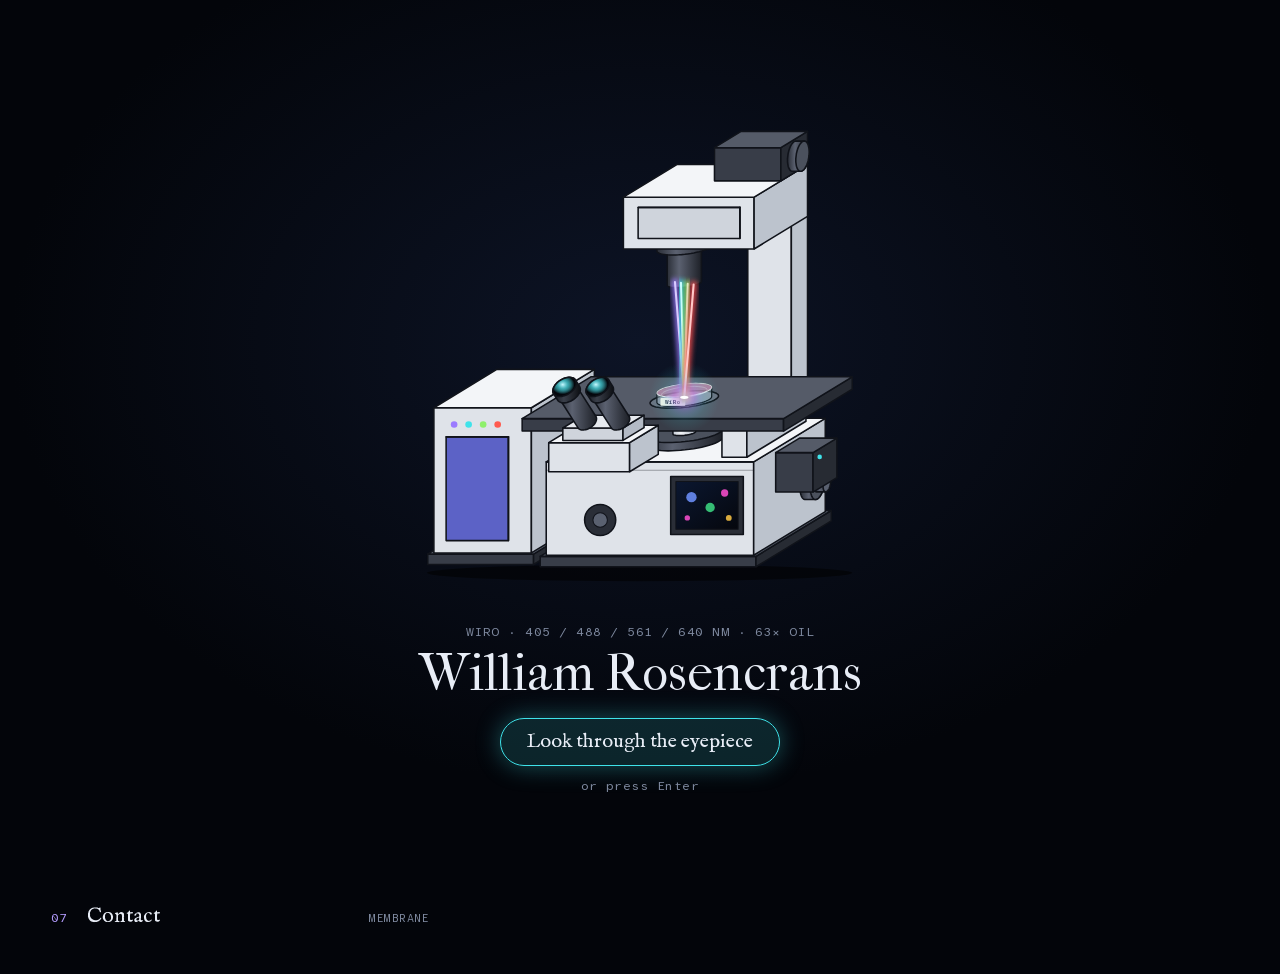
<file: index.html>
<!DOCTYPE html>
<html lang="en">
<head>
  <meta charset="UTF-8">
  <meta name="viewport" content="width=device-width, initial-scale=1, viewport-fit=cover">
  <title>William Rosencrans</title>
  <meta name="description" content="William Rosencrans — postdoctoral fellow at NINDS, NIH, studying autophagy, mitochondrial health, and therapeutics for neurodegenerative disease.">
  <meta name="theme-color" content="#03050a">
  <meta property="og:title" content="William Rosencrans">
  <meta property="og:description" content="Scientist studying autophagy, mitochondria, and therapeutics for neurodegeneration. Explore the cell.">
  <link rel="icon" href="assets/favicon.svg" type="image/svg+xml">
  <link rel="preload" href="assets/fonts/fell-canon.woff2" as="font" type="font/woff2" crossorigin>
  <link rel="preload" href="assets/fonts/atkinson-next.woff2" as="font" type="font/woff2" crossorigin>
  <link rel="stylesheet" href="assets/style.css?v=20261025">
  <script>
    /* Show the microscope intro once per session, never for #cell links. */
    (function () {
      var seen = false;
      try { seen = !!sessionStorage.getItem('seenScope'); } catch (e) {}
      if (!seen && location.hash !== '#cell') document.documentElement.classList.add('intro');
    })();
  </script>
</head>
<body class="home">
  <div class="intro-screen" id="intro">
    <svg class="scope-art" viewBox="-140 -445 461 482" role="img" aria-label="An inverted laser-scanning fluorescence microscope, with colored laser lines converging on a glowing sample">
      <defs>
        <linearGradient id="m-cyl-dark" x1="0" x2="1"><stop offset="0" stop-color="#2a2e37"/><stop offset=".35" stop-color="#5b6170"/><stop offset="1" stop-color="#1d2027"/></linearGradient>
        <linearGradient id="m-cyl-light" x1="0" x2="1"><stop offset="0" stop-color="#c4cad4"/><stop offset=".35" stop-color="#f4f6f9"/><stop offset="1" stop-color="#a9b0bc"/></linearGradient>
        <linearGradient id="m-cyl-black" x1="0" x2="1"><stop offset="0" stop-color="#14161c"/><stop offset=".4" stop-color="#3a3f4a"/><stop offset="1" stop-color="#0d0f13"/></linearGradient>
        <linearGradient id="m-screen" x1="0" x2="1" y1="0" y2="1"><stop offset="0" stop-color="#0b1730"/><stop offset="1" stop-color="#05070d"/></linearGradient>
        <radialGradient id="m-lens" cx=".42" cy=".38"><stop offset="0" stop-color="#c9f8ff"/><stop offset=".45" stop-color="#3fe3ea" stop-opacity=".65"/><stop offset="1" stop-color="#05070d"/></radialGradient>
        <radialGradient id="m-spec"><stop offset="0" stop-color="#ffffff"/><stop offset=".25" stop-color="#3ddc84"/><stop offset=".55" stop-color="#ff4fd2" stop-opacity=".8"/><stop offset="1" stop-color="#6f93ff" stop-opacity="0"/></radialGradient>
        <radialGradient id="m-halo"><stop offset="0" stop-color="#ffffff" stop-opacity=".55"/><stop offset=".3" stop-color="#9f8bff" stop-opacity=".35"/><stop offset=".65" stop-color="#3fe3ea" stop-opacity=".1"/><stop offset="1" stop-color="#3fe3ea" stop-opacity="0"/></radialGradient>
        <filter id="m-blur" x="-100%" y="-100%" width="300%" height="300%"><feGaussianBlur stdDeviation="3.5"/></filter>
        <filter id="m-glow" x="-50%" y="-20%" width="200%" height="140%"><feGaussianBlur stdDeviation="2.4"/></filter>
      </defs>
      <ellipse cx="90" cy="7" rx="205" ry="8" fill="#000" opacity=".55"/>
      <g stroke="#10131a" stroke-width="1.5" stroke-linejoin="round" stroke-linecap="round">
<path d="M194.3,-133.0 L236.3,-133.0 L236.3,-351.0 L194.3,-351.0 Z" fill="#dfe3e9" />
<path d="M236.3,-133.0 L251.9,-142.6 L251.9,-360.6 L236.3,-351.0 Z" fill="#bcc3cd" />
<path d="M194.3,-351.0 L236.3,-351.0 L251.9,-360.6 L209.9,-360.6 Z" fill="#f3f5f8" />
<path d="M194.3,-351.0 L236.3,-351.0 L236.3,-363.0 L194.3,-363.0 Z" fill="#383d48" />
<path d="M236.3,-351.0 L251.9,-360.6 L251.9,-372.6 L236.3,-363.0 Z" fill="#272b33" />
<path d="M194.3,-363.0 L236.3,-363.0 L251.9,-372.6 L209.9,-372.6 Z" fill="#555b68" />
<path d="M116.6,-304.3 L116.7,-304.8 L117.0,-305.2 L117.4,-305.7 L118.1,-306.2 L119.0,-306.6 L120.0,-307.1 L121.2,-307.6 L122.6,-308.0 L124.1,-308.4 L125.7,-308.8 L127.4,-309.1 L129.2,-309.4 L131.0,-309.7 L132.8,-309.9 L134.7,-310.1 L136.5,-310.2 L138.3,-310.3 L140.0,-310.4 L141.7,-310.3 L143.2,-310.2 L144.6,-310.1 L145.8,-309.9 L146.9,-309.7 L147.9,-309.4 L148.6,-309.1 L149.2,-308.8 L149.5,-308.4 L149.6,-308.0 L149.6,-274.0 L149.6,-273.6 L149.3,-273.1 L148.8,-272.6 L148.1,-272.2 L147.2,-271.7 L146.2,-271.2 L145.0,-270.8 L143.6,-270.3 L142.2,-269.9 L140.6,-269.5 L138.8,-269.2 L137.1,-268.9 L135.3,-268.6 L133.4,-268.4 L131.6,-268.2 L129.7,-268.1 L127.9,-268.0 L126.2,-268.0 L124.6,-268.0 L123.1,-268.1 L121.7,-268.2 L120.4,-268.4 L119.3,-268.6 L118.4,-268.9 L117.6,-269.2 L117.1,-269.5 L116.8,-269.9 L116.6,-270.3 Z" fill="url(#m-cyl-dark)" />
<path d="M140.0,-310.4 L138.3,-310.3 L136.5,-310.3 L134.7,-310.1 L132.8,-309.9 L131.0,-309.7 L129.2,-309.4 L127.4,-309.1 L125.7,-308.8 L124.1,-308.4 L122.6,-308.0 L121.2,-307.5 L120.0,-307.1 L119.0,-306.6 L118.1,-306.2 L117.4,-305.7 L117.0,-305.2 L116.7,-304.8 L116.6,-304.3 L116.7,-303.9 L117.1,-303.5 L117.6,-303.2 L118.4,-302.9 L119.3,-302.6 L120.4,-302.4 L121.7,-302.2 L123.1,-302.1 L124.6,-302.0 L126.2,-302.0 L127.9,-302.0 L129.7,-302.1 L131.6,-302.2 L133.4,-302.4 L135.3,-302.6 L137.1,-302.9 L138.8,-303.2 L140.5,-303.5 L142.1,-303.9 L143.6,-304.3 L145.0,-304.8 L146.2,-305.2 L147.3,-305.7 L148.1,-306.2 L148.8,-306.6 L149.3,-307.1 L149.6,-307.5 L149.6,-308.0 L149.5,-308.4 L149.1,-308.8 L148.6,-309.1 L147.9,-309.4 L146.9,-309.7 L145.8,-309.9 L144.6,-310.1 L143.2,-310.3 L141.7,-310.3 Z" fill="#4b515d" />
<path d="M106.7,-311.2 L106.8,-311.9 L107.3,-312.7 L108.0,-313.4 L109.1,-314.2 L110.5,-314.9 L112.2,-315.7 L114.1,-316.4 L116.3,-317.1 L118.7,-317.7 L121.2,-318.4 L124.0,-318.9 L126.8,-319.4 L129.7,-319.9 L132.7,-320.2 L135.6,-320.5 L138.5,-320.7 L141.4,-320.8 L144.2,-320.9 L146.8,-320.8 L149.2,-320.7 L151.5,-320.5 L153.5,-320.2 L155.2,-319.9 L156.7,-319.4 L157.9,-318.9 L158.8,-318.4 L159.3,-317.7 L159.5,-317.1 L159.5,-309.1 L159.4,-308.4 L159.0,-307.7 L158.2,-306.9 L157.1,-306.2 L155.7,-305.4 L154.1,-304.7 L152.1,-303.9 L149.9,-303.2 L147.6,-302.6 L145.0,-302.0 L142.3,-301.4 L139.4,-300.9 L136.5,-300.5 L133.6,-300.1 L130.6,-299.8 L127.7,-299.6 L124.8,-299.5 L122.1,-299.4 L119.5,-299.5 L117.0,-299.6 L114.8,-299.8 L112.8,-300.1 L111.0,-300.5 L109.5,-300.9 L108.3,-301.4 L107.5,-302.0 L106.9,-302.6 L106.7,-303.2 Z" fill="url(#m-cyl-dark)" />
<path d="M144.2,-320.9 L141.4,-320.8 L138.5,-320.7 L135.6,-320.5 L132.7,-320.2 L129.7,-319.8 L126.8,-319.4 L124.0,-318.9 L121.2,-318.3 L118.7,-317.7 L116.3,-317.1 L114.1,-316.4 L112.2,-315.7 L110.5,-314.9 L109.1,-314.2 L108.0,-313.4 L107.3,-312.7 L106.8,-311.9 L106.7,-311.2 L106.9,-310.6 L107.5,-310.0 L108.3,-309.4 L109.5,-308.9 L111.0,-308.5 L112.8,-308.1 L114.8,-307.8 L117.0,-307.6 L119.5,-307.5 L122.1,-307.4 L124.8,-307.5 L127.7,-307.6 L130.6,-307.8 L133.6,-308.1 L136.5,-308.5 L139.5,-308.9 L142.3,-309.4 L145.0,-310.0 L147.6,-310.6 L150.0,-311.2 L152.1,-311.9 L154.1,-312.7 L155.7,-313.4 L157.1,-314.2 L158.2,-314.9 L159.0,-315.7 L159.4,-316.4 L159.5,-317.1 L159.3,-317.7 L158.8,-318.3 L157.9,-318.9 L156.7,-319.4 L155.2,-319.8 L153.5,-320.2 L151.5,-320.5 L149.2,-320.7 L146.8,-320.8 Z" fill="#5a6170" />
<path d="M74.4,-305.2 L200.4,-305.2 L200.4,-355.2 L74.4,-355.2 Z" fill="#dfe3e9" />
<path d="M200.4,-305.2 L251.9,-336.6 L251.9,-386.6 L200.4,-355.2 Z" fill="#bcc3cd" />
<path d="M74.4,-355.2 L200.4,-355.2 L251.9,-386.6 L125.9,-386.6 Z" fill="#f3f5f8" />
<path d="M88.6,-315.3 L186.6,-315.3 L186.6,-345.3 L88.6,-345.3 Z" fill="#cfd4dc" />
<path d="M186.6,-315.3 L186.9,-315.5 L186.9,-345.5 L186.6,-345.3 Z" fill="#cfd4dc" />
<path d="M88.6,-345.3 L186.6,-345.3 L186.9,-345.5 L88.9,-345.5 Z" fill="#cfd4dc" />
<path d="M162.2,-370.9 L226.2,-370.9 L226.2,-402.9 L162.2,-402.9 Z" fill="#383d48" />
<path d="M226.2,-370.9 L251.9,-386.6 L251.9,-418.6 L226.2,-402.9 Z" fill="#272b33" />
<path d="M162.2,-402.9 L226.2,-402.9 L251.9,-418.6 L187.9,-418.6 Z" fill="#555b68" />
<path d="M232.6,-390.8 L232.6,-392.4 L232.8,-394.0 L233.0,-395.6 L233.2,-397.3 L233.6,-398.9 L234.0,-400.4 L234.5,-401.9 L235.0,-403.2 L235.6,-404.5 L236.2,-405.6 L236.9,-406.6 L237.6,-407.5 L238.3,-408.2 L239.0,-408.7 L239.8,-409.1 L240.5,-409.2 L248.5,-409.2 L249.2,-409.2 L249.8,-409.0 L250.5,-408.7 L251.1,-408.1 L251.6,-407.4 L252.1,-406.5 L252.5,-405.5 L252.8,-404.3 L253.1,-403.0 L253.3,-401.7 L253.4,-400.2 L253.5,-398.6 L253.4,-397.1 L253.3,-395.4 L253.1,-393.8 L252.8,-392.2 L252.5,-390.6 L252.1,-389.1 L251.6,-387.6 L251.1,-386.2 L250.5,-384.9 L249.8,-383.8 L249.2,-382.8 L248.5,-381.9 L247.8,-381.2 L247.0,-380.7 L246.3,-380.4 L245.6,-380.2 L237.6,-380.2 L236.9,-380.2 L236.2,-380.4 L235.6,-380.8 L235.0,-381.3 L234.5,-382.1 L234.0,-382.9 L233.6,-383.9 L233.2,-385.1 L233.0,-386.4 L232.8,-387.8 L232.6,-389.3 Z" fill="url(#m-cyl-dark)" />
<path d="M247.0,-408.7 L246.3,-408.2 L245.6,-407.5 L244.9,-406.6 L244.2,-405.6 L243.6,-404.5 L243.0,-403.2 L242.5,-401.8 L242.0,-400.4 L241.6,-398.8 L241.2,-397.3 L241.0,-395.6 L240.8,-394.0 L240.6,-392.4 L240.6,-390.8 L240.6,-389.3 L240.8,-387.8 L241.0,-386.4 L241.2,-385.1 L241.6,-384.0 L242.0,-382.9 L242.5,-382.0 L243.0,-381.3 L243.6,-380.8 L244.2,-380.4 L244.9,-380.2 L245.6,-380.2 L246.3,-380.4 L247.0,-380.7 L247.8,-381.2 L248.5,-381.9 L249.2,-382.8 L249.8,-383.8 L250.5,-385.0 L251.1,-386.2 L251.6,-387.6 L252.1,-389.1 L252.5,-390.6 L252.8,-392.2 L253.1,-393.8 L253.3,-395.4 L253.4,-397.0 L253.5,-398.6 L253.4,-400.2 L253.3,-401.7 L253.1,-403.0 L252.8,-404.3 L252.5,-405.5 L252.1,-406.5 L251.6,-407.4 L251.1,-408.1 L250.5,-408.7 L249.8,-409.0 L249.2,-409.2 L248.5,-409.2 L247.8,-409.1 Z" fill="#4b515d" />
<path d="M-114.2,-1.1 L-12.2,-1.1 L-12.2,-11.1 L-114.2,-11.1 Z" fill="#383d48" />
<path d="M-12.2,-1.1 L52.2,-40.3 L52.2,-50.3 L-12.2,-11.1 Z" fill="#272b33" />
<path d="M-114.2,-11.1 L-12.2,-11.1 L52.2,-50.3 L-49.8,-50.3 Z" fill="#555b68" />
<path d="M-108.3,-12.2 L-14.3,-12.2 L-14.3,-152.2 L-108.3,-152.2 Z" fill="#dfe3e9" />
<path d="M-14.3,-12.2 L46.4,-49.2 L46.4,-189.2 L-14.3,-152.2 Z" fill="#bcc3cd" />
<path d="M-108.3,-152.2 L-14.3,-152.2 L46.4,-189.2 L-47.6,-189.2 Z" fill="#f3f5f8" />
<path d="M-96.5,-24.1 L-36.5,-24.1 L-36.5,-124.1 L-96.5,-124.1 Z" fill="#5c62c6" />
<path d="M-36.5,-24.1 L-36.3,-24.2 L-36.3,-124.2 L-36.5,-124.1 Z" fill="#4a50ad" />
<path d="M-96.5,-124.1 L-36.5,-124.1 L-36.3,-124.2 L-96.3,-124.2 Z" fill="#6f75d6" />
<circle class="scope-led l1" cx="-88.8" cy="-136.0" r="3.2" fill="#9b7bff" stroke="none"/>
<circle class="scope-led l2" cx="-74.8" cy="-136.0" r="3.2" fill="#3fe3ea" stroke="none"/>
<circle class="scope-led l3" cx="-60.8" cy="-136.0" r="3.2" fill="#8ef06b" stroke="none"/>
<circle class="scope-led l4" cx="-46.8" cy="-136.0" r="3.2" fill="#ff5b4f" stroke="none"/>
<path d="M-5.8,1.1 L202.2,1.1 L202.2,-8.9 L-5.8,-8.9 Z" fill="#383d48" />
<path d="M202.2,1.1 L274.8,-43.1 L274.8,-53.1 L202.2,-8.9 Z" fill="#272b33" />
<path d="M-5.8,-8.9 L202.2,-8.9 L274.8,-53.1 L66.8,-53.1 Z" fill="#555b68" />
<path d="M0.0,-10.0 L200.0,-10.0 L200.0,-100.0 L0.0,-100.0 Z" fill="#dfe3e9" />
<path d="M200.0,-10.0 L269.0,-52.0 L269.0,-142.0 L200.0,-100.0 Z" fill="#bcc3cd" />
<path d="M0.0,-100.0 L200.0,-100.0 L269.0,-142.0 L69.0,-142.0 Z" fill="#f3f5f8" />
<path d="M0.0,-92.0 L200.0,-92.0 Z" fill="none" stroke-width="1" opacity=".35"/>
<path d="M95.7,-124.0 L95.9,-125.0 L96.5,-126.0 L97.6,-127.1 L99.1,-128.2 L101.1,-129.2 L103.5,-130.3 L106.2,-131.3 L109.3,-132.3 L112.7,-133.2 L116.3,-134.1 L120.1,-134.9 L124.2,-135.6 L128.3,-136.2 L132.5,-136.7 L136.7,-137.2 L140.8,-137.4 L144.8,-137.6 L148.8,-137.7 L152.5,-137.6 L155.9,-137.4 L159.1,-137.2 L162.0,-136.7 L164.4,-136.2 L166.6,-135.6 L168.2,-134.9 L169.4,-134.1 L170.2,-133.2 L170.5,-132.3 L170.5,-124.3 L170.4,-123.3 L169.8,-122.3 L168.7,-121.2 L167.1,-120.2 L165.2,-119.1 L162.8,-118.0 L160.1,-117.0 L157.0,-116.0 L153.6,-115.1 L149.9,-114.2 L146.1,-113.4 L142.1,-112.7 L138.0,-112.1 L133.8,-111.6 L129.6,-111.2 L125.4,-110.9 L121.4,-110.7 L117.5,-110.6 L113.8,-110.7 L110.3,-110.9 L107.1,-111.2 L104.3,-111.6 L101.8,-112.1 L99.7,-112.7 L98.0,-113.4 L96.8,-114.2 L96.0,-115.1 L95.7,-116.0 Z" fill="url(#m-cyl-dark)" />
<path d="M148.8,-137.7 L144.9,-137.6 L140.8,-137.4 L136.7,-137.1 L132.5,-136.7 L128.3,-136.2 L124.1,-135.6 L120.1,-134.9 L116.3,-134.1 L112.7,-133.2 L109.3,-132.3 L106.2,-131.3 L103.5,-130.3 L101.1,-129.2 L99.1,-128.2 L97.6,-127.1 L96.5,-126.0 L95.9,-125.0 L95.7,-124.0 L96.0,-123.1 L96.8,-122.2 L98.0,-121.4 L99.7,-120.7 L101.8,-120.1 L104.3,-119.6 L107.1,-119.2 L110.3,-118.9 L113.8,-118.7 L117.5,-118.6 L121.4,-118.7 L125.4,-118.9 L129.6,-119.2 L133.8,-119.6 L138.0,-120.1 L142.1,-120.7 L146.1,-121.4 L150.0,-122.2 L153.6,-123.1 L157.0,-124.0 L160.0,-125.0 L162.8,-126.0 L165.2,-127.1 L167.1,-128.2 L168.7,-129.2 L169.7,-130.3 L170.4,-131.3 L170.5,-132.3 L170.2,-133.2 L169.5,-134.1 L168.2,-134.9 L166.5,-135.6 L164.5,-136.2 L162.0,-136.7 L159.1,-137.1 L155.9,-137.4 L152.5,-137.6 Z" fill="#4b515d" />
<path d="M122.1,-148.9 L122.2,-149.2 L122.3,-149.5 L122.7,-149.8 L123.1,-150.2 L123.7,-150.5 L124.4,-150.8 L125.2,-151.1 L126.1,-151.4 L127.1,-151.7 L128.2,-151.9 L129.3,-152.1 L130.5,-152.3 L131.7,-152.5 L132.9,-152.7 L134.2,-152.8 L135.4,-152.9 L136.6,-152.9 L137.7,-153.0 L138.8,-152.9 L139.8,-152.9 L140.8,-152.8 L141.6,-152.7 L142.3,-152.5 L142.9,-152.3 L143.4,-152.1 L143.8,-151.9 L144.0,-151.7 L144.1,-151.4 L144.1,-129.4 L144.1,-129.1 L143.9,-128.8 L143.6,-128.5 L143.1,-128.2 L142.5,-127.8 L141.8,-127.5 L141.0,-127.2 L140.1,-127.0 L139.1,-126.7 L138.1,-126.4 L136.9,-126.2 L135.8,-126.0 L134.6,-125.8 L133.3,-125.6 L132.1,-125.5 L130.9,-125.4 L129.7,-125.4 L128.5,-125.4 L127.4,-125.4 L126.4,-125.4 L125.5,-125.5 L124.6,-125.6 L123.9,-125.8 L123.3,-126.0 L122.8,-126.2 L122.4,-126.4 L122.2,-126.7 L122.1,-127.0 Z" fill="url(#m-cyl-light)" />
<path d="M137.7,-153.0 L136.6,-152.9 L135.4,-152.9 L134.2,-152.8 L132.9,-152.7 L131.7,-152.5 L130.5,-152.3 L129.3,-152.1 L128.2,-151.9 L127.1,-151.6 L126.1,-151.4 L125.2,-151.1 L124.4,-150.8 L123.7,-150.5 L123.1,-150.2 L122.7,-149.8 L122.3,-149.5 L122.2,-149.2 L122.1,-148.9 L122.2,-148.7 L122.4,-148.4 L122.8,-148.2 L123.3,-148.0 L123.9,-147.8 L124.6,-147.6 L125.5,-147.5 L126.4,-147.4 L127.4,-147.4 L128.5,-147.4 L129.7,-147.4 L130.9,-147.4 L132.1,-147.5 L133.3,-147.6 L134.5,-147.8 L135.8,-148.0 L136.9,-148.2 L138.1,-148.4 L139.1,-148.7 L140.1,-148.9 L141.0,-149.2 L141.8,-149.5 L142.5,-149.8 L143.1,-150.2 L143.6,-150.5 L143.9,-150.8 L144.1,-151.1 L144.1,-151.4 L144.0,-151.6 L143.8,-151.9 L143.4,-152.1 L143.0,-152.3 L142.3,-152.5 L141.6,-152.7 L140.8,-152.8 L139.8,-152.9 L138.8,-152.9 Z" fill="#dfe3e9" />
<path d="M137.9,-142.1 L136.7,-142.1 L135.5,-142.0 L134.2,-141.9 L132.9,-141.8 L131.6,-141.6 L130.4,-141.4 L129.1,-141.2 L128.0,-141.0 L126.9,-140.7 L125.8,-140.4 L124.9,-140.1 L124.0,-139.8 L123.3,-139.5 L122.7,-139.2 L122.2,-138.8 L121.9,-138.5 L121.7,-138.2 L121.7,-137.9 L121.8,-137.6 L122.0,-137.3 L122.4,-137.1 L122.9,-136.9 L123.5,-136.7 L124.3,-136.5 L125.2,-136.4 L126.1,-136.3 L127.2,-136.3 L128.3,-136.2 L129.5,-136.3 L130.8,-136.3 L132.0,-136.4 L133.3,-136.5 L134.6,-136.7 L135.9,-136.9 L137.1,-137.1 L138.3,-137.3 L139.4,-137.6 L140.4,-137.9 L141.4,-138.2 L142.2,-138.5 L142.9,-138.8 L143.5,-139.2 L144.0,-139.5 L144.3,-139.8 L144.5,-140.1 L144.6,-140.4 L144.5,-140.7 L144.2,-141.0 L143.9,-141.2 L143.3,-141.4 L142.7,-141.6 L141.9,-141.8 L141.1,-141.9 L140.1,-142.0 L139.0,-142.1 Z" fill="#3fe3ea" stroke-width="0" opacity=".95"/>
<path d="M21.4,-104.5 L45.4,-104.5 L45.4,-132.5 L21.4,-132.5 Z" fill="#dfe3e9" />
<path d="M45.4,-104.5 L102.4,-139.2 L102.4,-167.2 L45.4,-132.5 Z" fill="#bcc3cd" />
<path d="M21.4,-132.5 L45.4,-132.5 L102.4,-167.2 L78.4,-167.2 Z" fill="#f3f5f8" />
<path d="M169.4,-104.5 L193.4,-104.5 L193.4,-132.5 L169.4,-132.5 Z" fill="#dfe3e9" />
<path d="M193.4,-104.5 L250.4,-139.2 L250.4,-167.2 L193.4,-132.5 Z" fill="#bcc3cd" />
<path d="M169.4,-132.5 L193.4,-132.5 L250.4,-167.2 L226.4,-167.2 Z" fill="#f3f5f8" />
<path d="M-23.2,-129.7 L228.8,-129.7 L228.8,-141.7 L-23.2,-141.7 Z" fill="#383d48" />
<path d="M228.8,-129.7 L295.0,-170.0 L295.0,-182.0 L228.8,-141.7 Z" fill="#272b33" />
<path d="M-23.2,-141.7 L228.8,-141.7 L295.0,-182.0 L43.0,-182.0 Z" fill="#555b68" />
<path d="M146.9,-168.6 L143.5,-168.5 L139.9,-168.3 L136.2,-168.1 L132.5,-167.7 L128.8,-167.3 L125.2,-166.7 L121.7,-166.1 L118.3,-165.4 L115.1,-164.6 L112.1,-163.8 L109.4,-162.9 L106.9,-162.0 L104.9,-161.1 L103.1,-160.2 L101.8,-159.2 L100.8,-158.3 L100.2,-157.4 L100.1,-156.5 L100.4,-155.7 L101.1,-154.9 L102.1,-154.2 L103.6,-153.6 L105.5,-153.0 L107.7,-152.6 L110.2,-152.2 L113.0,-152.0 L116.0,-151.8 L119.3,-151.8 L122.8,-151.8 L126.3,-152.0 L130.0,-152.2 L133.7,-152.6 L137.4,-153.0 L141.0,-153.6 L144.6,-154.2 L148.0,-154.9 L151.2,-155.7 L154.2,-156.5 L156.9,-157.4 L159.3,-158.3 L161.4,-159.2 L163.1,-160.2 L164.5,-161.1 L165.4,-162.0 L166.0,-162.9 L166.1,-163.8 L165.9,-164.6 L165.2,-165.4 L164.1,-166.1 L162.6,-166.7 L160.8,-167.3 L158.6,-167.7 L156.1,-168.1 L153.2,-168.3 L150.2,-168.5 Z" fill="#6b7280" />
<path d="M106.7,-166.2 L106.8,-166.9 L107.3,-167.7 L108.0,-168.4 L109.1,-169.2 L110.5,-169.9 L112.2,-170.7 L114.1,-171.4 L116.3,-172.1 L118.7,-172.7 L121.2,-173.3 L124.0,-173.9 L126.8,-174.4 L129.7,-174.8 L132.7,-175.2 L135.6,-175.5 L138.5,-175.7 L141.4,-175.8 L144.2,-175.9 L146.8,-175.8 L149.2,-175.7 L151.5,-175.5 L153.5,-175.2 L155.2,-174.8 L156.7,-174.4 L157.9,-173.9 L158.8,-173.3 L159.3,-172.7 L159.5,-172.1 L159.5,-163.1 L159.4,-162.4 L159.0,-161.7 L158.2,-160.9 L157.1,-160.2 L155.7,-159.4 L154.1,-158.7 L152.1,-157.9 L149.9,-157.2 L147.6,-156.6 L145.0,-156.0 L142.3,-155.4 L139.4,-154.9 L136.5,-154.5 L133.6,-154.1 L130.6,-153.8 L127.7,-153.6 L124.8,-153.5 L122.1,-153.4 L119.5,-153.5 L117.0,-153.6 L114.8,-153.8 L112.8,-154.1 L111.0,-154.5 L109.5,-154.9 L108.3,-155.4 L107.5,-156.0 L106.9,-156.6 L106.7,-157.2 Z" fill="rgba(226,236,250,.30)" stroke-width="1.2"/>
<path d="M144.2,-175.9 L141.4,-175.8 L138.5,-175.7 L135.6,-175.5 L132.7,-175.2 L129.7,-174.8 L126.8,-174.4 L124.0,-173.9 L121.2,-173.3 L118.7,-172.7 L116.3,-172.1 L114.1,-171.4 L112.2,-170.7 L110.5,-169.9 L109.1,-169.2 L108.0,-168.4 L107.3,-167.7 L106.8,-166.9 L106.7,-166.2 L106.9,-165.6 L107.5,-165.0 L108.3,-164.4 L109.5,-163.9 L111.0,-163.5 L112.8,-163.1 L114.8,-162.8 L117.0,-162.6 L119.5,-162.5 L122.1,-162.4 L124.8,-162.5 L127.7,-162.6 L130.6,-162.8 L133.6,-163.1 L136.5,-163.5 L139.5,-163.9 L142.3,-164.4 L145.0,-165.0 L147.6,-165.6 L150.0,-166.2 L152.1,-166.9 L154.1,-167.7 L155.7,-168.4 L157.1,-169.2 L158.2,-169.9 L159.0,-170.7 L159.4,-171.4 L159.5,-172.1 L159.3,-172.7 L158.8,-173.3 L157.9,-173.9 L156.7,-174.4 L155.2,-174.8 L153.5,-175.2 L151.5,-175.5 L149.2,-175.7 L146.8,-175.8 Z" fill="rgba(255,112,168,.40)" stroke="rgba(255,255,255,.75)" stroke-width="1.1"/>
<path d="M142.3,-172.8 L140.0,-172.7 L137.6,-172.6 L135.2,-172.4 L132.7,-172.2 L130.3,-171.9 L127.8,-171.5 L125.5,-171.1 L123.2,-170.7 L121.1,-170.1 L119.1,-169.6 L117.3,-169.0 L115.7,-168.4 L114.3,-167.8 L113.1,-167.2 L112.2,-166.5 L111.6,-165.9 L111.2,-165.3 L111.1,-164.7 L111.3,-164.2 L111.7,-163.7 L112.5,-163.2 L113.5,-162.8 L114.7,-162.4 L116.2,-162.1 L117.8,-161.9 L119.7,-161.7 L121.7,-161.6 L123.9,-161.6 L126.2,-161.6 L128.6,-161.7 L131.0,-161.9 L133.5,-162.1 L136.0,-162.4 L138.4,-162.8 L140.8,-163.2 L143.0,-163.7 L145.2,-164.2 L147.1,-164.7 L149.0,-165.3 L150.6,-165.9 L152.0,-166.5 L153.1,-167.2 L154.0,-167.8 L154.7,-168.4 L155.0,-169.0 L155.1,-169.6 L154.9,-170.1 L154.5,-170.7 L153.8,-171.1 L152.8,-171.5 L151.6,-171.9 L150.1,-172.2 L148.4,-172.4 L146.5,-172.6 L144.5,-172.7 Z" fill="none" stroke="rgba(255,255,255,.35)" stroke-width="0.8"/>
<rect x="110.1" y="-161.7" width="24" height="7.6" rx="1" fill="#f6f2e6" stroke="none"/>
<text x="122.1" y="-155.8" text-anchor="middle" font-family="Atkinson Mono, ui-monospace, monospace" font-size="5.6" font-weight="600" fill="#1a1f2c" stroke="none">WiRo</text>
<path d="M244.6,-75.2 L244.7,-76.9 L244.8,-78.6 L245.0,-80.3 L245.3,-82.1 L245.7,-83.8 L246.1,-85.4 L246.6,-87.0 L247.2,-88.5 L247.8,-89.8 L248.5,-91.0 L249.2,-92.1 L250.0,-93.0 L250.8,-93.8 L251.5,-94.4 L252.3,-94.7 L253.1,-94.9 L263.1,-94.9 L263.8,-94.9 L264.5,-94.7 L265.2,-94.3 L265.8,-93.7 L266.4,-92.9 L266.9,-92.0 L267.4,-90.9 L267.7,-89.7 L268.0,-88.3 L268.2,-86.8 L268.4,-85.2 L268.4,-83.6 L268.4,-81.8 L268.2,-80.1 L268.0,-78.4 L267.7,-76.6 L267.4,-74.9 L266.9,-73.3 L266.4,-71.7 L265.8,-70.2 L265.2,-68.9 L264.5,-67.7 L263.8,-66.6 L263.1,-65.7 L262.3,-64.9 L261.5,-64.4 L260.8,-64.0 L260.0,-63.8 L250.0,-63.8 L249.2,-63.8 L248.5,-64.0 L247.8,-64.4 L247.2,-65.0 L246.6,-65.8 L246.1,-66.7 L245.7,-67.8 L245.3,-69.1 L245.0,-70.4 L244.8,-71.9 L244.7,-73.5 Z" fill="url(#m-cyl-dark)" />
<path d="M261.5,-94.4 L260.7,-93.8 L260.0,-93.0 L259.2,-92.1 L258.5,-91.1 L257.8,-89.8 L257.2,-88.5 L256.6,-87.0 L256.1,-85.4 L255.7,-83.8 L255.3,-82.1 L255.0,-80.3 L254.8,-78.6 L254.7,-76.9 L254.6,-75.2 L254.7,-73.5 L254.8,-71.9 L255.0,-70.4 L255.3,-69.1 L255.7,-67.8 L256.1,-66.7 L256.6,-65.8 L257.2,-65.0 L257.8,-64.4 L258.5,-64.0 L259.2,-63.8 L260.0,-63.8 L260.7,-64.0 L261.5,-64.4 L262.3,-64.9 L263.1,-65.7 L263.8,-66.6 L264.5,-67.7 L265.2,-68.9 L265.8,-70.3 L266.4,-71.7 L266.9,-73.3 L267.4,-74.9 L267.7,-76.6 L268.0,-78.4 L268.2,-80.1 L268.4,-81.9 L268.4,-83.6 L268.4,-85.2 L268.2,-86.8 L268.0,-88.3 L267.7,-89.7 L267.4,-90.9 L266.9,-92.0 L266.4,-92.9 L265.8,-93.7 L265.2,-94.3 L264.5,-94.7 L263.8,-94.9 L263.1,-94.9 L262.3,-94.7 Z" fill="#4b515d" />
<path d="M257.8,-77.1 L257.9,-78.0 L257.9,-79.0 L258.1,-79.9 L258.2,-80.8 L258.4,-81.7 L258.6,-82.6 L258.9,-83.4 L259.2,-84.2 L259.6,-84.9 L259.9,-85.6 L260.3,-86.2 L260.7,-86.7 L261.1,-87.1 L261.5,-87.4 L261.9,-87.6 L262.3,-87.7 L271.3,-87.7 L271.7,-87.7 L272.1,-87.5 L272.5,-87.3 L272.8,-87.0 L273.1,-86.6 L273.4,-86.1 L273.6,-85.5 L273.8,-84.8 L274.0,-84.1 L274.1,-83.3 L274.2,-82.5 L274.2,-81.6 L274.2,-80.7 L274.1,-79.8 L274.0,-78.8 L273.8,-77.9 L273.6,-77.0 L273.4,-76.1 L273.1,-75.3 L272.8,-74.5 L272.5,-73.8 L272.1,-73.1 L271.7,-72.5 L271.3,-72.1 L270.9,-71.7 L270.5,-71.4 L270.1,-71.2 L269.7,-71.1 L260.7,-71.1 L260.3,-71.1 L259.9,-71.2 L259.6,-71.4 L259.2,-71.7 L258.9,-72.1 L258.6,-72.6 L258.4,-73.2 L258.2,-73.9 L258.1,-74.6 L257.9,-75.4 L257.9,-76.2 Z" fill="url(#m-cyl-dark)" />
<path d="M270.5,-87.4 L270.1,-87.1 L269.7,-86.7 L269.3,-86.2 L268.9,-85.6 L268.6,-84.9 L268.2,-84.2 L267.9,-83.4 L267.6,-82.6 L267.4,-81.7 L267.2,-80.8 L267.0,-79.9 L266.9,-79.0 L266.9,-78.0 L266.8,-77.1 L266.9,-76.2 L266.9,-75.4 L267.0,-74.6 L267.2,-73.9 L267.4,-73.2 L267.6,-72.6 L267.9,-72.1 L268.2,-71.7 L268.6,-71.4 L268.9,-71.2 L269.3,-71.1 L269.7,-71.1 L270.1,-71.2 L270.5,-71.4 L270.9,-71.7 L271.3,-72.1 L271.7,-72.5 L272.1,-73.1 L272.5,-73.8 L272.8,-74.5 L273.1,-75.3 L273.4,-76.1 L273.6,-77.0 L273.8,-77.9 L274.0,-78.8 L274.1,-79.8 L274.2,-80.7 L274.2,-81.6 L274.2,-82.5 L274.1,-83.3 L274.0,-84.1 L273.8,-84.8 L273.6,-85.5 L273.4,-86.1 L273.1,-86.6 L272.8,-87.0 L272.5,-87.3 L272.1,-87.5 L271.7,-87.7 L271.3,-87.7 L270.9,-87.6 Z" fill="#5a6170" />
<path d="M221.2,-70.9 L257.2,-70.9 L257.2,-108.9 L221.2,-108.9 Z" fill="#383d48" />
<path d="M257.2,-70.9 L280.2,-84.9 L280.2,-122.9 L257.2,-108.9 Z" fill="#272b33" />
<path d="M221.2,-108.9 L257.2,-108.9 L280.2,-122.9 L244.2,-122.9 Z" fill="#555b68" />
<circle class="scope-led l2" cx="263.6" cy="-104.8" r="2.2" fill="#3fe3ea" stroke="none"/>
<g class="scope-lasers" stroke-linecap="round" stroke="none">
<path d="M124.1,-273.4 L133.1,-162.2" stroke="#9b7bff" stroke-width="7" opacity=".8" filter="url(#m-glow)"/>
<path d="M124.1,-273.4 L133.1,-162.2" stroke="#d9ccff" stroke-width="2"/>
<path d="M129.9,-272.6 L133.1,-162.2" stroke="#3fe3ea" stroke-width="7" opacity=".8" filter="url(#m-glow)"/>
<path d="M129.9,-272.6 L133.1,-162.2" stroke="#c8fcff" stroke-width="2"/>
<path d="M136.4,-271.7 L133.1,-162.2" stroke="#8ef06b" stroke-width="7" opacity=".8" filter="url(#m-glow)"/>
<path d="M136.4,-271.7 L133.1,-162.2" stroke="#ddffd0" stroke-width="2"/>
<path d="M142.1,-270.9 L133.1,-162.2" stroke="#ff4f4f" stroke-width="7" opacity=".8" filter="url(#m-glow)"/>
<path d="M142.1,-270.9 L133.1,-162.2" stroke="#ffc8c8" stroke-width="2"/>
</g>
<circle class="scope-halo" cx="133.1" cy="-162.2" r="34" fill="url(#m-halo)" stroke="none"/>
<ellipse class="scope-specimen" cx="133.1" cy="-162.2" rx="13" ry="5" fill="url(#m-spec)" stroke="none" filter="url(#m-blur)"/>
<ellipse cx="133.1" cy="-162.2" rx="4" ry="1.5" fill="#fff" stroke="none"/>
<path d="M120.0,-30.0 L190.0,-30.0 L190.0,-86.0 L120.0,-86.0 Z" fill="#2a2e37" />
<path d="M125.0,-35.0 L185.0,-35.0 L185.0,-81.0 L125.0,-81.0 Z" fill="url(#m-screen)" stroke-width="1"/>
<circle cx="140.0" cy="-66.0" r="5" fill="#6f93ff" opacity=".85" stroke="none"/>
<circle cx="158.0" cy="-56.0" r="4.5" fill="#3ddc84" opacity=".85" stroke="none"/>
<circle cx="172.0" cy="-70.0" r="3.5" fill="#ff4fd2" opacity=".85" stroke="none"/>
<circle cx="176.0" cy="-46.0" r="2.8" fill="#ffc845" opacity=".85" stroke="none"/>
<circle cx="136.0" cy="-46.0" r="2.6" fill="#ff4fd2" opacity=".85" stroke="none"/>
<circle cx="52.0" cy="-44.0" r="15" fill="#2a2e37"/><circle cx="52.0" cy="-44.0" r="7" fill="#5a6170" stroke-width="1"/>
<path d="M2.4,-90.5 L80.4,-90.5 L80.4,-118.5 L2.4,-118.5 Z" fill="#dfe3e9" />
<path d="M80.4,-90.5 L108.0,-107.3 L108.0,-135.3 L80.4,-118.5 Z" fill="#bcc3cd" />
<path d="M2.4,-118.5 L80.4,-118.5 L108.0,-135.3 L30.0,-135.3 Z" fill="#f3f5f8" />
<path d="M16.0,-120.7 L74.0,-120.7 L74.0,-132.7 L16.0,-132.7 Z" fill="#cfd4dc" />
<path d="M74.0,-120.7 L94.3,-133.0 L94.3,-145.0 L74.0,-132.7 Z" fill="#b3bac5" />
<path d="M16.0,-132.7 L74.0,-132.7 L94.3,-145.0 L36.3,-145.0 Z" fill="#e6e9ee" />
<path d="M44.3,-163.2 L44.3,-164.0 L44.5,-164.8 L44.9,-165.6 L45.3,-166.5 L45.8,-167.3 L46.4,-168.2 L47.1,-169.0 L47.9,-169.7 L48.8,-170.5 L49.7,-171.1 L50.7,-171.8 L51.7,-172.3 L52.7,-172.8 L53.7,-173.1 L54.8,-173.4 L55.8,-173.6 L56.8,-173.8 L57.7,-173.8 L58.6,-173.7 L59.5,-173.5 L60.2,-173.2 L60.9,-172.9 L61.5,-172.4 L62.0,-171.9 L80.1,-143.5 L80.3,-142.8 L80.5,-142.1 L80.5,-141.3 L80.4,-140.5 L80.2,-139.7 L79.9,-138.9 L79.5,-138.0 L79.0,-137.2 L78.4,-136.3 L77.7,-135.5 L76.9,-134.8 L76.0,-134.0 L75.1,-133.3 L74.1,-132.7 L73.1,-132.2 L72.1,-131.7 L71.0,-131.3 L70.0,-131.1 L69.0,-130.9 L68.0,-130.8 L67.0,-130.7 L66.1,-130.8 L65.3,-131.0 L64.5,-131.3 L63.9,-131.6 L63.3,-132.1 L62.8,-132.6 L62.4,-133.2 L45.1,-160.4 L44.7,-161.0 L44.5,-161.7 L44.3,-162.4 Z" fill="url(#m-cyl-dark)" />
<path d="M56.8,-173.7 L55.8,-173.6 L54.8,-173.4 L53.7,-173.1 L52.7,-172.8 L51.7,-172.3 L50.7,-171.8 L49.7,-171.1 L48.8,-170.5 L47.9,-169.7 L47.1,-169.0 L46.4,-168.2 L45.8,-167.3 L45.3,-166.5 L44.8,-165.6 L44.5,-164.8 L44.3,-164.0 L44.3,-163.2 L44.3,-162.4 L44.5,-161.7 L44.7,-161.0 L45.1,-160.4 L45.6,-159.9 L46.2,-159.5 L46.9,-159.1 L47.6,-158.8 L48.5,-158.7 L49.4,-158.6 L50.3,-158.6 L51.3,-158.7 L52.3,-158.9 L53.4,-159.2 L54.4,-159.6 L55.4,-160.1 L56.4,-160.6 L57.4,-161.2 L58.3,-161.9 L59.2,-162.6 L60.0,-163.4 L60.7,-164.2 L61.3,-165.0 L61.8,-165.9 L62.2,-166.7 L62.6,-167.6 L62.7,-168.4 L62.8,-169.2 L62.8,-170.0 L62.6,-170.7 L62.4,-171.3 L62.0,-171.9 L61.5,-172.4 L60.9,-172.9 L60.2,-173.2 L59.5,-173.5 L58.6,-173.7 L57.7,-173.8 Z" fill="#4b515d" />
<path d="M38.4,-168.5 L38.5,-169.5 L38.7,-170.5 L39.1,-171.6 L39.6,-172.6 L40.2,-173.6 L41.0,-174.7 L41.8,-175.6 L42.8,-176.6 L43.9,-177.5 L45.0,-178.3 L46.2,-179.1 L47.4,-179.7 L48.7,-180.3 L49.9,-180.8 L51.2,-181.1 L52.4,-181.3 L53.7,-181.5 L54.8,-181.5 L55.9,-181.4 L57.0,-181.2 L57.9,-180.9 L58.7,-180.4 L59.4,-179.9 L60.0,-179.2 L64.3,-172.5 L64.7,-171.7 L64.8,-170.8 L64.9,-169.9 L64.8,-168.9 L64.5,-167.9 L64.2,-166.8 L63.7,-165.8 L63.0,-164.8 L62.3,-163.8 L61.4,-162.8 L60.4,-161.8 L59.4,-160.9 L58.3,-160.1 L57.1,-159.4 L55.9,-158.7 L54.6,-158.1 L53.3,-157.7 L52.0,-157.3 L50.8,-157.1 L49.6,-156.9 L48.4,-156.9 L47.3,-157.0 L46.3,-157.2 L45.4,-157.6 L44.5,-158.0 L43.8,-158.5 L43.2,-159.2 L42.8,-159.9 L39.4,-165.2 L38.9,-165.9 L38.6,-166.7 L38.4,-167.6 Z" fill="url(#m-cyl-black)" />
<path d="M53.7,-181.5 L52.4,-181.4 L51.2,-181.1 L49.9,-180.7 L48.7,-180.3 L47.4,-179.7 L46.2,-179.1 L45.0,-178.3 L43.9,-177.5 L42.8,-176.6 L41.8,-175.6 L41.0,-174.7 L40.2,-173.6 L39.6,-172.6 L39.1,-171.6 L38.7,-170.5 L38.5,-169.5 L38.4,-168.5 L38.4,-167.6 L38.6,-166.7 L38.9,-165.9 L39.4,-165.2 L40.0,-164.6 L40.7,-164.0 L41.5,-163.6 L42.4,-163.3 L43.5,-163.1 L44.6,-163.0 L45.7,-163.0 L47.0,-163.1 L48.2,-163.4 L49.5,-163.7 L50.7,-164.2 L52.0,-164.7 L53.2,-165.4 L54.4,-166.2 L55.5,-167.0 L56.6,-167.9 L57.6,-168.8 L58.4,-169.8 L59.2,-170.8 L59.8,-171.9 L60.3,-172.9 L60.7,-173.9 L60.9,-174.9 L61.0,-175.9 L61.0,-176.8 L60.8,-177.7 L60.5,-178.5 L60.0,-179.2 L59.4,-179.9 L58.7,-180.4 L57.9,-180.9 L56.9,-181.2 L55.9,-181.4 L54.8,-181.5 Z" fill="url(#m-lens)" id="eyepiece-lens-2" class="scope-lens"/>
<path d="M12.3,-163.2 L12.3,-164.0 L12.5,-164.8 L12.8,-165.6 L13.3,-166.5 L13.8,-167.3 L14.4,-168.2 L15.1,-169.0 L15.9,-169.7 L16.8,-170.5 L17.7,-171.1 L18.7,-171.8 L19.7,-172.3 L20.7,-172.8 L21.7,-173.1 L22.8,-173.4 L23.8,-173.6 L24.8,-173.8 L25.7,-173.8 L26.6,-173.7 L27.5,-173.5 L28.2,-173.2 L28.9,-172.9 L29.5,-172.4 L30.0,-171.9 L48.1,-143.5 L48.3,-142.8 L48.5,-142.1 L48.5,-141.3 L48.4,-140.5 L48.2,-139.7 L47.9,-138.9 L47.5,-138.0 L47.0,-137.2 L46.4,-136.3 L45.7,-135.5 L44.9,-134.8 L44.0,-134.0 L43.1,-133.3 L42.1,-132.7 L41.1,-132.2 L40.1,-131.7 L39.0,-131.3 L38.0,-131.1 L37.0,-130.9 L36.0,-130.8 L35.0,-130.7 L34.1,-130.8 L33.3,-131.0 L32.5,-131.3 L31.9,-131.6 L31.3,-132.1 L30.8,-132.6 L30.4,-133.2 L13.1,-160.4 L12.7,-161.0 L12.5,-161.7 L12.3,-162.4 Z" fill="url(#m-cyl-dark)" />
<path d="M24.8,-173.7 L23.8,-173.6 L22.8,-173.4 L21.7,-173.1 L20.7,-172.8 L19.7,-172.3 L18.7,-171.8 L17.7,-171.1 L16.8,-170.5 L15.9,-169.7 L15.1,-169.0 L14.4,-168.2 L13.8,-167.3 L13.3,-166.5 L12.8,-165.6 L12.5,-164.8 L12.3,-164.0 L12.3,-163.2 L12.3,-162.4 L12.5,-161.7 L12.7,-161.0 L13.1,-160.4 L13.6,-159.9 L14.2,-159.5 L14.9,-159.1 L15.6,-158.8 L16.5,-158.7 L17.4,-158.6 L18.3,-158.6 L19.3,-158.7 L20.3,-158.9 L21.4,-159.2 L22.4,-159.6 L23.4,-160.1 L24.4,-160.6 L25.4,-161.2 L26.3,-161.9 L27.2,-162.6 L28.0,-163.4 L28.7,-164.2 L29.3,-165.0 L29.8,-165.9 L30.2,-166.7 L30.6,-167.6 L30.7,-168.4 L30.8,-169.2 L30.8,-170.0 L30.6,-170.7 L30.4,-171.3 L30.0,-171.9 L29.5,-172.4 L28.9,-172.9 L28.2,-173.2 L27.5,-173.5 L26.6,-173.7 L25.7,-173.8 Z" fill="#4b515d" />
<path d="M6.4,-168.5 L6.5,-169.5 L6.7,-170.5 L7.1,-171.6 L7.6,-172.6 L8.2,-173.6 L9.0,-174.7 L9.8,-175.6 L10.8,-176.6 L11.9,-177.5 L13.0,-178.3 L14.2,-179.1 L15.4,-179.7 L16.7,-180.3 L17.9,-180.8 L19.2,-181.1 L20.4,-181.3 L21.7,-181.5 L22.8,-181.5 L23.9,-181.4 L24.9,-181.2 L25.9,-180.9 L26.7,-180.4 L27.4,-179.9 L28.0,-179.2 L32.3,-172.5 L32.6,-171.7 L32.8,-170.8 L32.9,-169.9 L32.8,-168.9 L32.5,-167.9 L32.2,-166.8 L31.7,-165.8 L31.0,-164.8 L30.3,-163.8 L29.4,-162.8 L28.4,-161.8 L27.4,-160.9 L26.3,-160.1 L25.1,-159.4 L23.9,-158.7 L22.6,-158.1 L21.3,-157.7 L20.1,-157.3 L18.8,-157.1 L17.6,-156.9 L16.4,-156.9 L15.3,-157.0 L14.3,-157.2 L13.4,-157.6 L12.5,-158.0 L11.8,-158.5 L11.2,-159.2 L10.8,-159.9 L7.4,-165.2 L6.9,-165.9 L6.6,-166.7 L6.4,-167.6 Z" fill="url(#m-cyl-black)" />
<path d="M21.7,-181.5 L20.4,-181.4 L19.2,-181.1 L17.9,-180.7 L16.7,-180.3 L15.4,-179.7 L14.2,-179.1 L13.0,-178.3 L11.9,-177.5 L10.8,-176.6 L9.8,-175.6 L9.0,-174.7 L8.2,-173.6 L7.6,-172.6 L7.1,-171.6 L6.7,-170.5 L6.5,-169.5 L6.4,-168.5 L6.4,-167.6 L6.6,-166.7 L6.9,-165.9 L7.4,-165.2 L8.0,-164.6 L8.7,-164.0 L9.5,-163.6 L10.4,-163.3 L11.5,-163.1 L12.6,-163.0 L13.7,-163.0 L15.0,-163.1 L16.2,-163.4 L17.5,-163.7 L18.7,-164.2 L20.0,-164.7 L21.2,-165.4 L22.4,-166.2 L23.5,-167.0 L24.6,-167.9 L25.6,-168.8 L26.4,-169.8 L27.2,-170.8 L27.8,-171.9 L28.3,-172.9 L28.7,-173.9 L28.9,-174.9 L29.0,-175.9 L29.0,-176.8 L28.8,-177.7 L28.5,-178.5 L28.0,-179.2 L27.4,-179.9 L26.7,-180.4 L25.9,-180.9 L24.9,-181.2 L23.9,-181.4 L22.8,-181.5 Z" fill="url(#m-lens)" id="eyepiece-lens" class="scope-lens"/>
      </g>
    </svg>
    <div class="intro-copy">
      <p class="kicker mono">WiRo · 405 / 488 / 561 / 640 nm · 63× oil</p>
      <p class="intro-name">William Rosencrans</p>
      <button class="scope-enter" type="button">Look through the eyepiece</button>
      <p class="intro-hint mono">or press Enter</p>
    </div>
  </div>
  <main class="stage">
    <section class="intro">
      <p class="kicker mono">Specimen · WiRo · <em>Homo sapiens</em></p>
      <h1>William <br>Rosencrans</h1>
      <p class="role">Postdoctoral Fellow, NINDS · NIH<br>
        <span>PhD, Biochemistry &amp; Molecular Biophysics, Caltech</span></p>
      <p class="lede">I’m a scientist broadly interested in how cells take out the trash, from clearing damaged mitochondria to switching off immune alarms, and in how we can rewire that machinery with small molecules to treat the most intractable diseases of our time.</p>
      <div class="specimen-card" aria-live="polite">
        <div class="sc-head mono"><span class="sc-dot"></span><span id="sc-name">Field of view</span></div>
        <p id="sc-fn">Every organelle in this cell is a page. Hover to identify one; click to zoom in.</p>
      </div>
    </section>

    <figure class="scope">
      <div class="hud hud-top mono" aria-hidden="true"><span>63× / 1.40 oil</span><span>Merge · 7 ch</span></div>
      <svg id="cell" class="cell" viewBox="0 0 1000 1000" aria-label="An illustrated mammalian cell. Each organelle links to a page."></svg>
      <div class="hud hud-bottom mono" aria-hidden="true"><span class="scalebar"><i></i>10 µm</span><span id="hud-coord">tap an organelle</span></div>
    </figure>

    <nav class="legend" aria-label="Organelles">
      <ol>
        <li><a href="about.html" data-org="nucleus" style="--c:var(--nuc)"><span class="n mono">01</span><span class="pg">About</span><span class="on mono">Nucleus</span></a></li>
        <li><a href="research.html" data-org="mito" style="--c:var(--mito)"><span class="n mono">02</span><span class="pg">Research</span><span class="on mono">Mitochondria</span></a></li>
        <li><a href="publications.html" data-org="er" style="--c:var(--er)"><span class="n mono">03</span><span class="pg">Publications</span><span class="on mono">Endoplasmic Reticulum</span></a></li>
        <li><a href="news.html" data-org="golgi" style="--c:var(--golgi)"><span class="n mono">04</span><span class="pg">News</span><span class="on mono">Golgi</span></a></li>
        <li><a href="cv.html" data-org="centro" style="--c:var(--centro)"><span class="n mono">05</span><span class="pg">CV</span><span class="on mono">Centrosome</span></a></li>
        <li><a href="life.html" data-org="lyso" style="--c:var(--lyso)"><span class="n mono">06</span><span class="pg">Beyond the Bench</span><span class="on mono">Lysosomes</span></a></li>
        <li><a href="contact.html" data-org="membrane" style="--c:var(--mem)"><span class="n mono">07</span><span class="pg">Contact</span><span class="on mono">Membrane</span></a></li>
      </ol>
    </nav>
  </main>
  <div class="zoom-veil" aria-hidden="true"></div>

  <script src="assets/cell.js?v=20261025"></script>
  <script>Cell.build(document.getElementById('cell'));</script>
  <script src="assets/intro.js?v=20261025"></script>
</body>
</html>
</file>
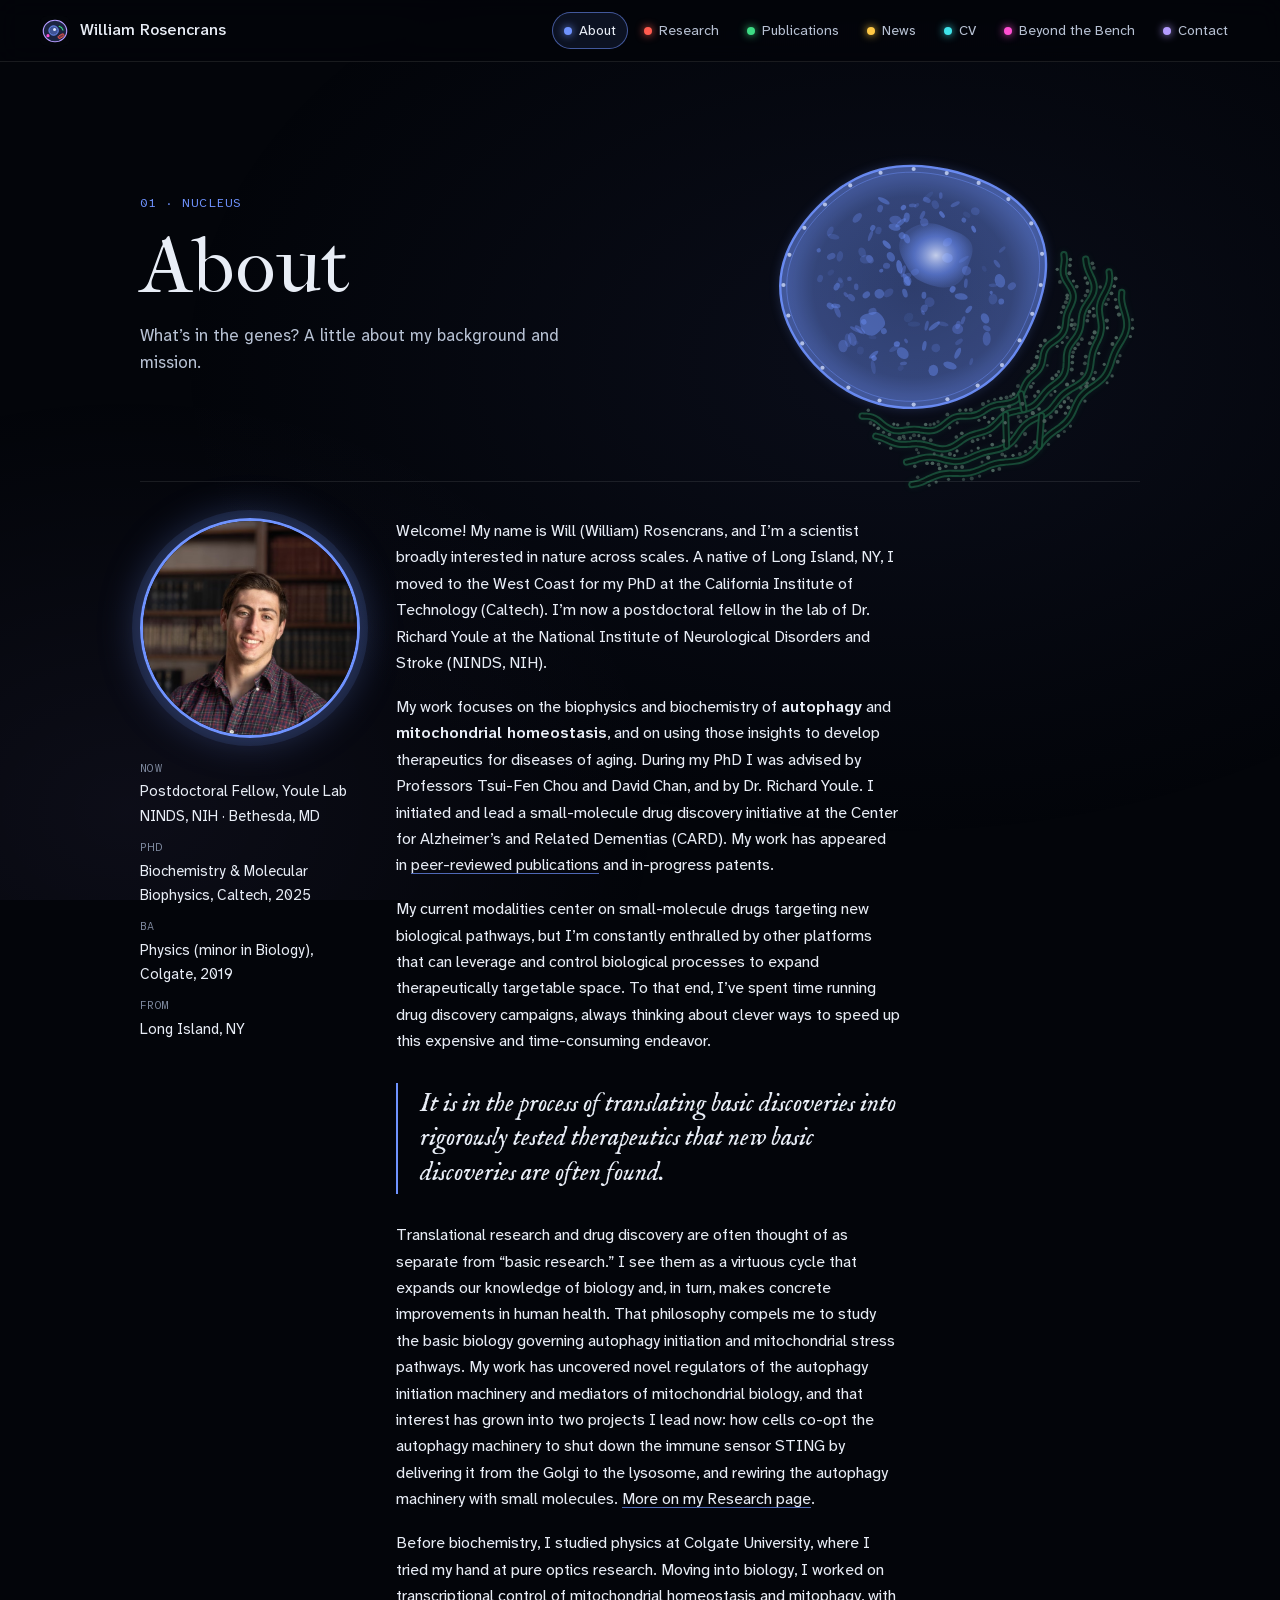
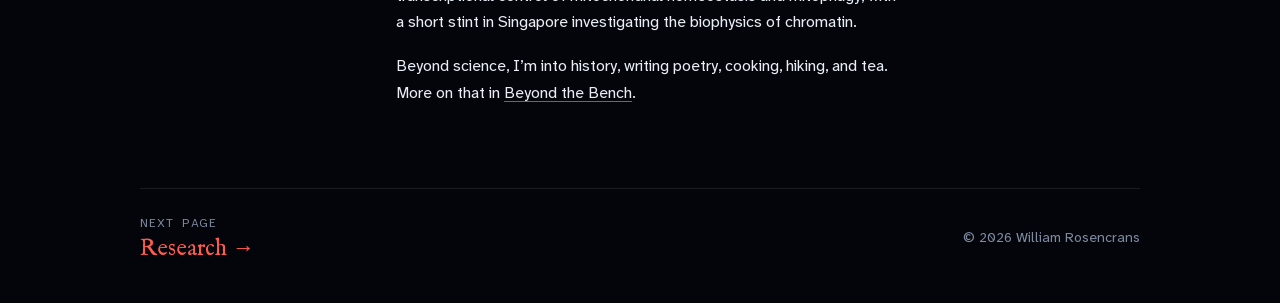
<file: about.html>
<!DOCTYPE html>
<html lang="en">
<head>
  <meta charset="UTF-8">
  <meta name="viewport" content="width=device-width, initial-scale=1, viewport-fit=cover">
  <title>About · William Rosencrans</title>
  <meta name="description" content="About William Rosencrans: scientist studying autophagy, mitochondrial homeostasis, and drug discovery for neurodegenerative disease.">
  <meta name="theme-color" content="#03050a">
  <link rel="icon" href="assets/favicon.svg" type="image/svg+xml">
  <link rel="preload" href="assets/fonts/fell-canon.woff2" as="font" type="font/woff2" crossorigin>
  <link rel="preload" href="assets/fonts/atkinson-next.woff2" as="font" type="font/woff2" crossorigin>
  <link rel="stylesheet" href="assets/style.css?v=20261025">
</head>
<body class="page" data-org="nucleus" style="--c:var(--nuc)">
  <header class="topbar">
    <a class="home-link" href="index.html#cell" aria-label="Back to the cell"><img src="assets/favicon.svg" alt="" width="30" height="30"><span>William Rosencrans</span></a>
    <nav class="onav" data-organelle-nav aria-label="Organelles"><a href="index.html#cell">← Back to the cell</a></nav>
  </header>

  <main class="sheet">
    <section class="hero">
      <div>
        <p class="kicker mono">01 · Nucleus</p>
        <h1>About</h1>
        <p class="fn">What’s in the genes? A little about my background and mission.</p>
      </div>
      <svg class="hero-art" data-art="nucleus" aria-hidden="true"></svg>
    </section>

    <article class="content">
      <div class="about-grid">
        <aside>
          <figure class="portrait"><img src="assets/william.jpg" alt="Portrait of William Rosencrans" width="532" height="800"></figure>
          <ul class="facts">
            <li><span class="mono">Now</span>Postdoctoral Fellow, Youle Lab<br>NINDS, NIH · Bethesda, MD</li>
            <li><span class="mono">PhD</span>Biochemistry &amp; Molecular Biophysics, Caltech, 2025</li>
            <li><span class="mono">BA</span>Physics (minor in Biology), Colgate, 2019</li>
            <li><span class="mono">From</span>Long Island, NY</li>
          </ul>
        </aside>
        <div>
          <p>Welcome! My name is Will (William) Rosencrans, and I’m a scientist broadly interested in nature across scales. A native of Long Island, NY, I moved to the West Coast for my PhD at the California Institute of Technology (Caltech). I’m now a postdoctoral fellow in the lab of Dr. Richard Youle at the National Institute of Neurological Disorders and Stroke (NINDS, NIH).</p>
          <p>My work focuses on the biophysics and biochemistry of <strong>autophagy</strong> and <strong>mitochondrial homeostasis</strong>, and on using those insights to develop therapeutics for diseases of aging. During my PhD I was advised by Professors Tsui-Fen Chou and David Chan, and by Dr. Richard Youle. I initiated and lead a small-molecule drug discovery initiative at the Center for Alzheimer’s and Related Dementias (CARD). My work has appeared in <a href="publications.html">peer-reviewed publications</a> and in-progress patents.</p>
          <p>My current modalities center on small-molecule drugs targeting new biological pathways, but I’m constantly enthralled by other platforms that can leverage and control biological processes to expand therapeutically targetable space. To that end, I’ve spent time running drug discovery campaigns, always thinking about clever ways to speed up this expensive and time-consuming endeavor.</p>

          <blockquote class="pull">It is in the process of translating basic discoveries into rigorously tested therapeutics that new basic discoveries are often found.</blockquote>

          <p>Translational research and drug discovery are often thought of as separate from “basic research.” I see them as a virtuous cycle that expands our knowledge of biology and, in turn, makes concrete improvements in human health. That philosophy compels me to study the basic biology governing autophagy initiation and mitochondrial stress pathways. My work has uncovered novel regulators of the autophagy initiation machinery and mediators of mitochondrial biology, and that interest has grown into two projects I lead now: how cells co-opt the autophagy machinery to shut down the immune sensor STING by delivering it from the Golgi to the lysosome, and rewiring the autophagy machinery with small molecules. <a href="research.html">More on my Research page</a>.</p>
          <p>Before biochemistry, I studied physics at Colgate University, where I tried my hand at pure optics research. Moving into biology, I worked on transcriptional control of mitochondrial homeostasis and mitophagy, with a short stint in Singapore investigating the biophysics of chromatin.</p>
          <p>Beyond science, I’m into history, writing poetry, cooking, hiking, and tea. More on that in <a href="life.html">Beyond the Bench</a>.</p>
        </div>
      </div>
    </article>

    <footer class="foot">
      <a data-next href="index.html#cell">← Back to the cell</a>
      <span>© 2026 William Rosencrans</span>
    </footer>
  </main>

  <script src="assets/cell.js?v=20261025"></script>
  <script src="assets/site.js?v=20261025"></script>
</body>
</html>
</file>
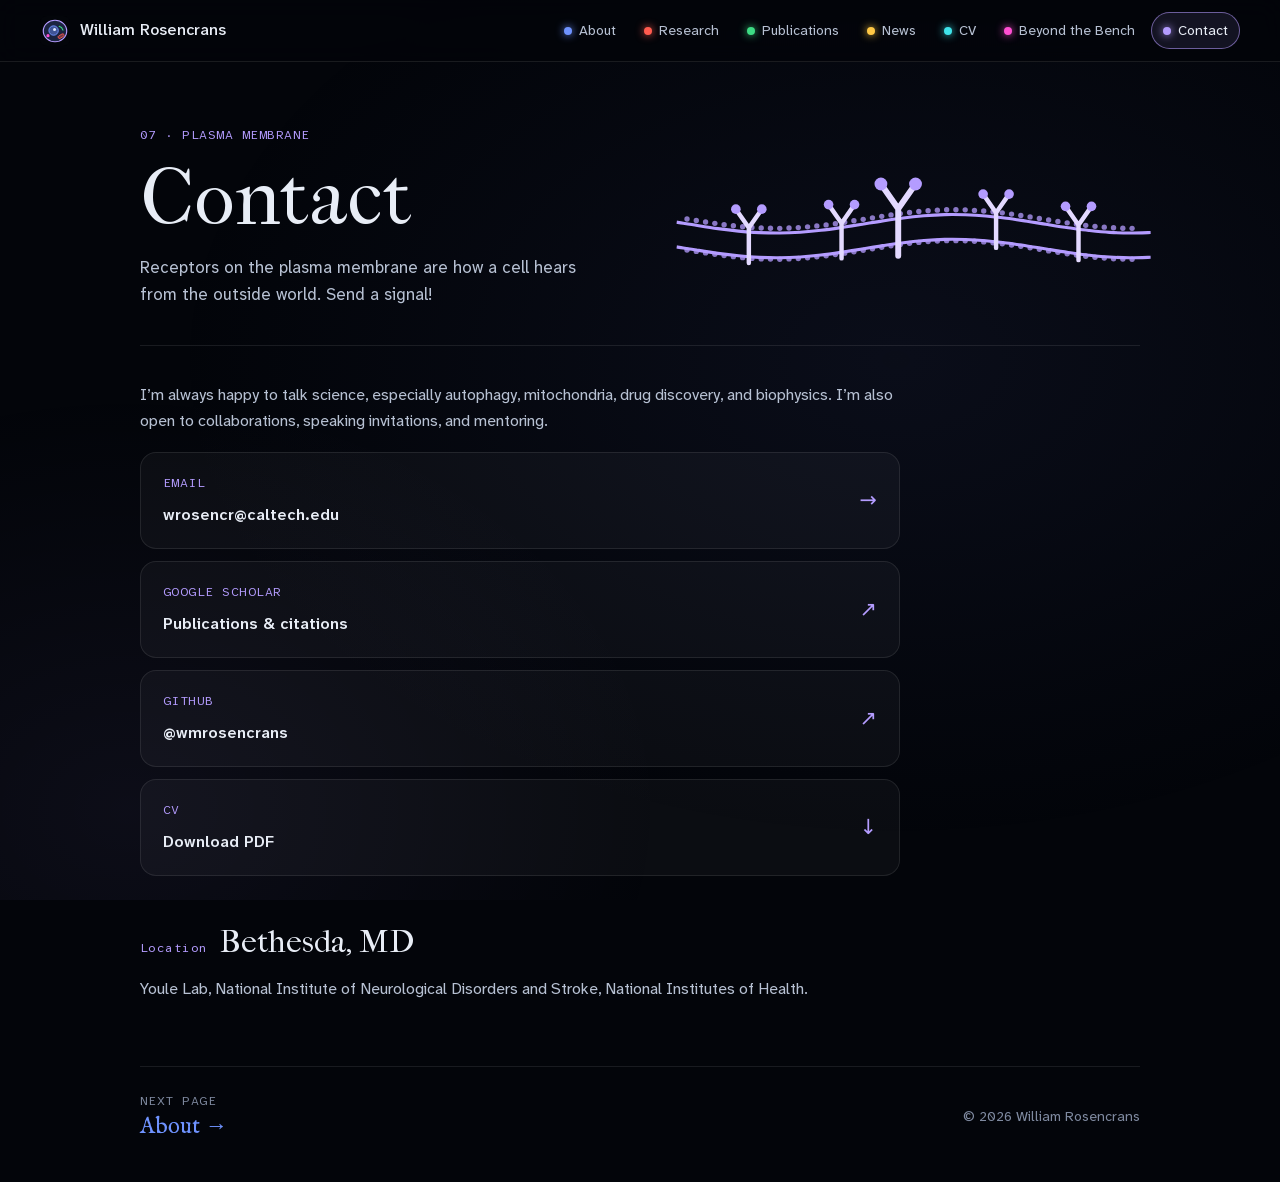
<file: contact.html>
<!DOCTYPE html>
<html lang="en">
<head>
  <meta charset="UTF-8">
  <meta name="viewport" content="width=device-width, initial-scale=1, viewport-fit=cover">
  <title>Contact · William Rosencrans</title>
  <meta name="description" content="Contact William Rosencrans.">
  <meta name="theme-color" content="#03050a">
  <link rel="icon" href="assets/favicon.svg" type="image/svg+xml">
  <link rel="preload" href="assets/fonts/fell-canon.woff2" as="font" type="font/woff2" crossorigin>
  <link rel="preload" href="assets/fonts/atkinson-next.woff2" as="font" type="font/woff2" crossorigin>
  <link rel="stylesheet" href="assets/style.css?v=20261025">
</head>
<body class="page" data-org="membrane" style="--c:var(--mem)">
  <header class="topbar">
    <a class="home-link" href="index.html#cell" aria-label="Back to the cell"><img src="assets/favicon.svg" alt="" width="30" height="30"><span>William Rosencrans</span></a>
    <nav class="onav" data-organelle-nav aria-label="Organelles"><a href="index.html#cell">← Back to the cell</a></nav>
  </header>

  <main class="sheet">
    <section class="hero">
      <div>
        <p class="kicker mono">07 · Plasma membrane</p>
        <h1>Contact</h1>
        <p class="fn">Receptors on the plasma membrane are how a cell hears from the outside world. Send a signal!</p>
      </div>
      <svg class="hero-art" data-art="membrane" aria-hidden="true"></svg>
    </section>

    <article class="content">
      <p>I’m always happy to talk science, especially autophagy, mitochondria, drug discovery, and biophysics. I’m also open to collaborations, speaking invitations, and mentoring.</p>
      <ul class="contact-list">
        <li><a class="card" href="mailto:wrosencr@caltech.edu"><span><span class="meta mono">Email</span><strong>wrosencr@caltech.edu</strong></span><span class="arrow">→</span></a></li>
        <li><a class="card" href="https://scholar.google.com/citations?user=KNgIb-QAAAAJ&amp;hl=en" target="_blank" rel="noopener"><span><span class="meta mono">Google Scholar</span><strong>Publications &amp; citations</strong></span><span class="arrow">↗</span></a></li>
        <li><a class="card" href="https://github.com/wmrosencrans" target="_blank" rel="noopener"><span><span class="meta mono">GitHub</span><strong>@wmrosencrans</strong></span><span class="arrow">↗</span></a></li>
        <li><a class="card" href="WilliamRosencrans_CV.pdf" target="_blank" rel="noopener"><span><span class="meta mono">CV</span><strong>Download PDF</strong></span><span class="arrow">↓</span></a></li>
      </ul>
      <div class="section-h"><span class="mono">Location</span><h2>Bethesda, MD</h2></div>
      <p>Youle Lab, National Institute of Neurological Disorders and Stroke, National Institutes of Health.</p>
    </article>

    <footer class="foot">
      <a data-next href="index.html#cell">← Back to the cell</a>
      <span>© 2026 William Rosencrans</span>
    </footer>
  </main>

  <script src="assets/cell.js?v=20261025"></script>
  <script src="assets/site.js?v=20261025"></script>
</body>
</html>
</file>
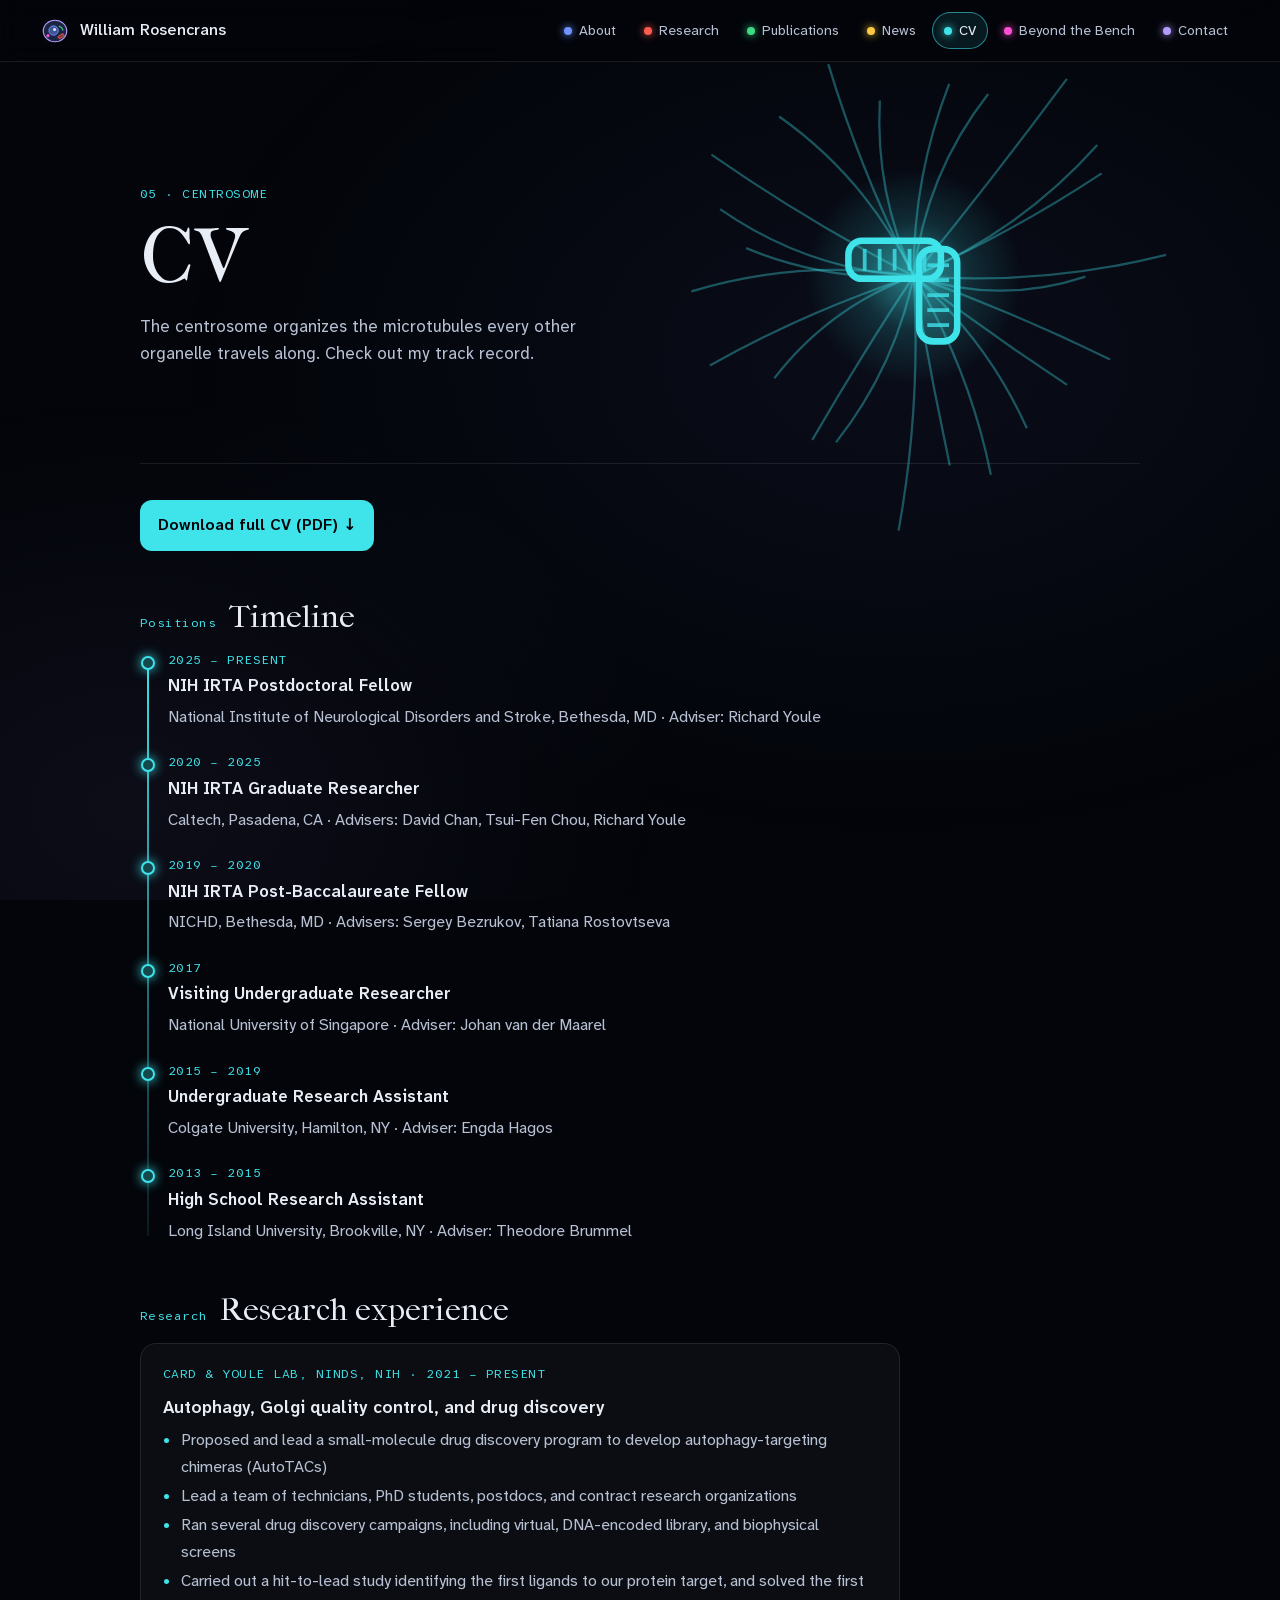
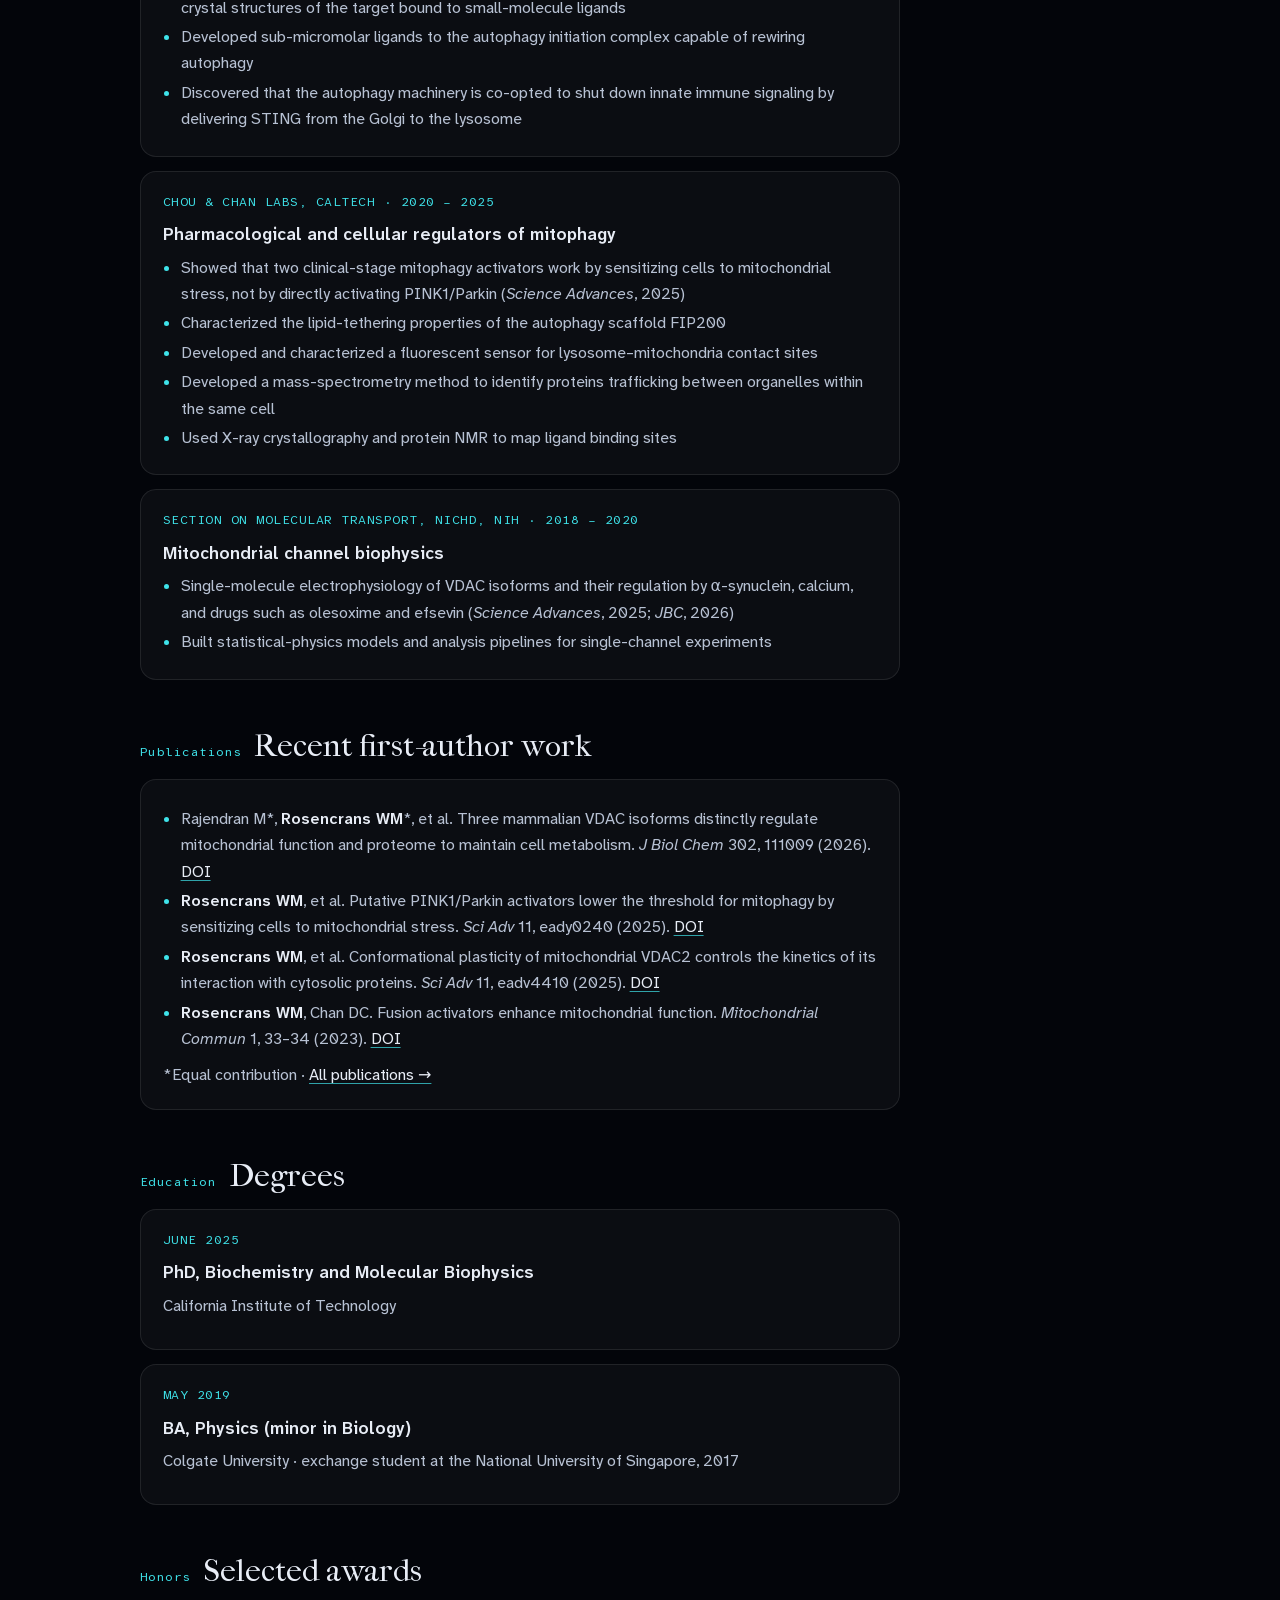
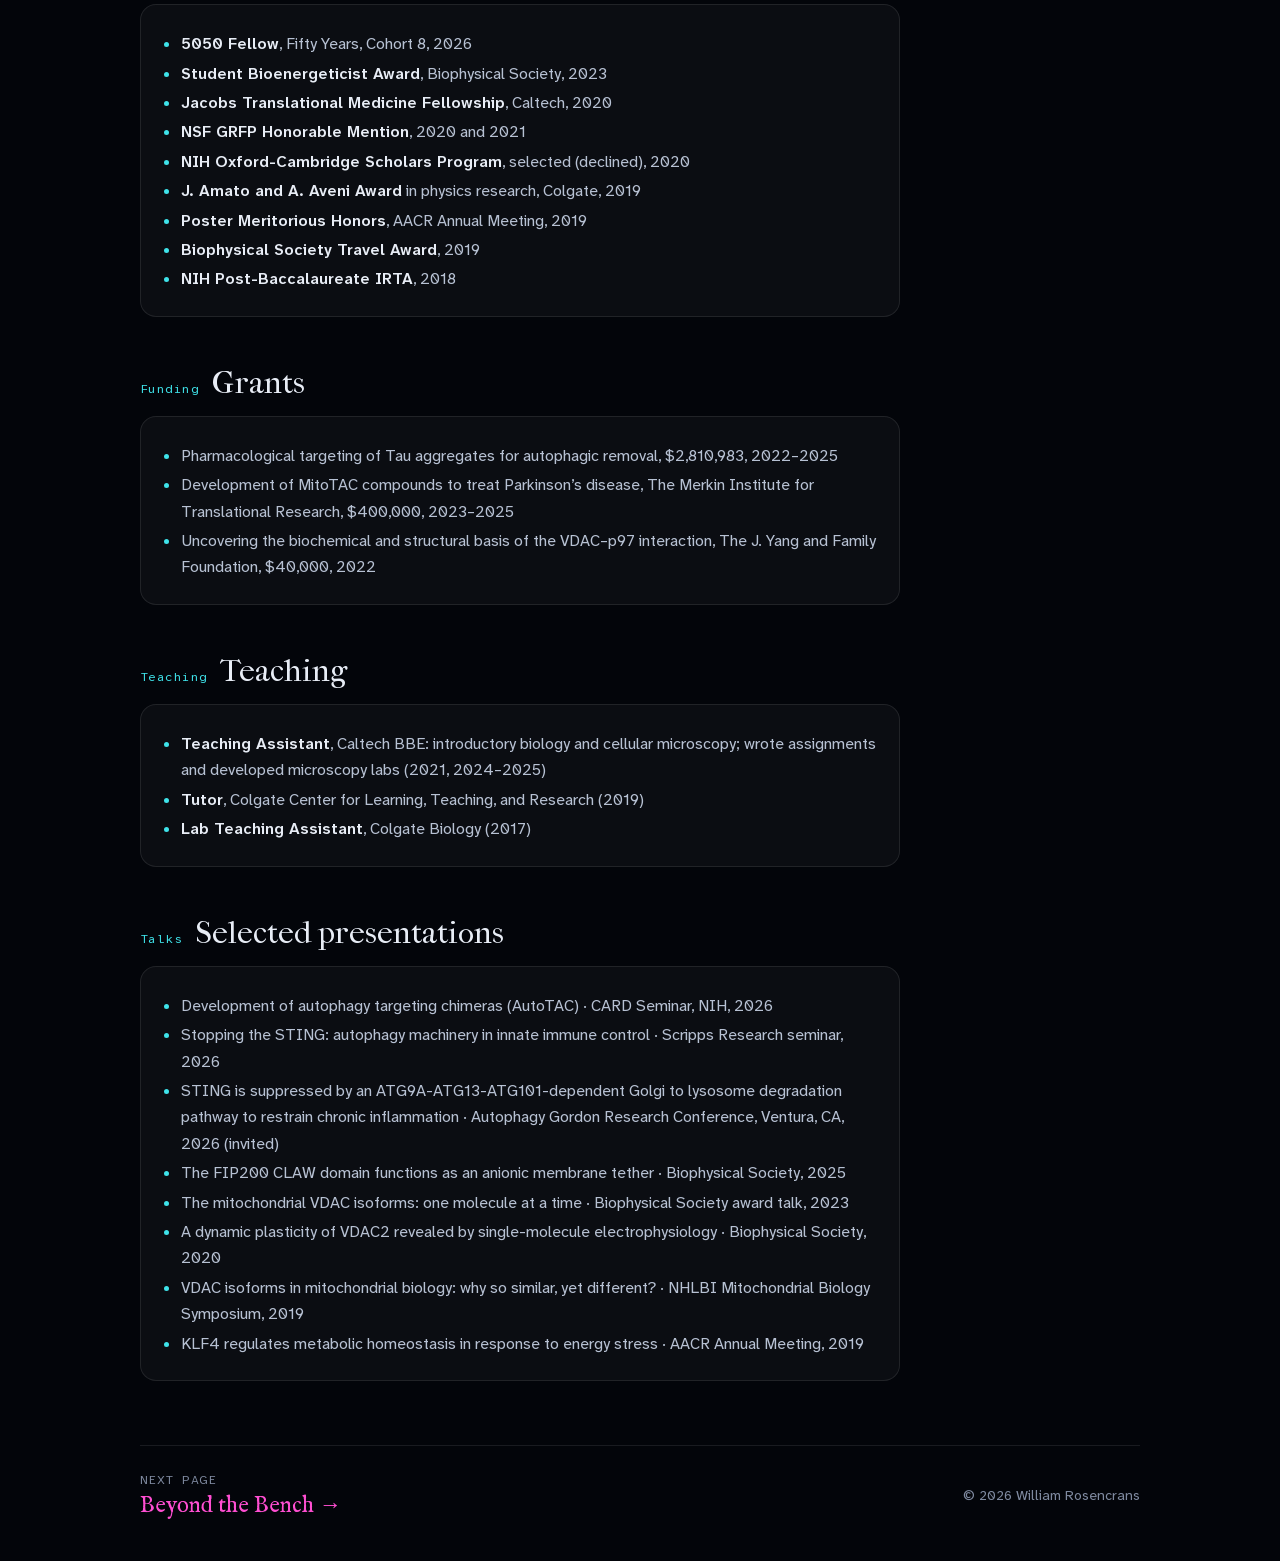
<file: cv.html>
<!DOCTYPE html>
<html lang="en">
<head>
  <meta charset="UTF-8">
  <meta name="viewport" content="width=device-width, initial-scale=1, viewport-fit=cover">
  <title>CV · William Rosencrans</title>
  <meta name="description" content="Curriculum vitae of William Rosencrans: positions, education, awards, grants, teaching, and talks.">
  <meta name="theme-color" content="#03050a">
  <link rel="icon" href="assets/favicon.svg" type="image/svg+xml">
  <link rel="preload" href="assets/fonts/fell-canon.woff2" as="font" type="font/woff2" crossorigin>
  <link rel="preload" href="assets/fonts/atkinson-next.woff2" as="font" type="font/woff2" crossorigin>
  <link rel="stylesheet" href="assets/style.css?v=20261025">
</head>
<body class="page" data-org="centro" style="--c:var(--centro)">
  <header class="topbar">
    <a class="home-link" href="index.html#cell" aria-label="Back to the cell"><img src="assets/favicon.svg" alt="" width="30" height="30"><span>William Rosencrans</span></a>
    <nav class="onav" data-organelle-nav aria-label="Organelles"><a href="index.html#cell">← Back to the cell</a></nav>
  </header>

  <main class="sheet">
    <section class="hero">
      <div>
        <p class="kicker mono">05 · Centrosome</p>
        <h1>CV</h1>
        <p class="fn">The centrosome organizes the microtubules every other organelle travels along. Check out my track record.</p>
      </div>
      <svg class="hero-art" data-art="centro" aria-hidden="true"></svg>
    </section>

    <article class="content">
      <p><a class="btn" href="WilliamRosencrans_CV.pdf" target="_blank" rel="noopener">Download full CV (PDF) ↓</a></p>

      <div class="section-h"><span class="mono">Positions</span><h2>Timeline</h2></div>
      <ol class="timeline">
        <li><span class="when mono">2025 – present</span><h3>NIH IRTA Postdoctoral Fellow</h3><p>National Institute of Neurological Disorders and Stroke, Bethesda, MD · Adviser: Richard Youle</p></li>
        <li><span class="when mono">2020 – 2025</span><h3>NIH IRTA Graduate Researcher</h3><p>Caltech, Pasadena, CA · Advisers: David Chan, Tsui-Fen Chou, Richard Youle</p></li>
        <li><span class="when mono">2019 – 2020</span><h3>NIH IRTA Post-Baccalaureate Fellow</h3><p>NICHD, Bethesda, MD · Advisers: Sergey Bezrukov, Tatiana Rostovtseva</p></li>
        <li><span class="when mono">2017</span><h3>Visiting Undergraduate Researcher</h3><p>National University of Singapore · Adviser: Johan van der Maarel</p></li>
        <li><span class="when mono">2015 – 2019</span><h3>Undergraduate Research Assistant</h3><p>Colgate University, Hamilton, NY · Adviser: Engda Hagos</p></li>
        <li><span class="when mono">2013 – 2015</span><h3>High School Research Assistant</h3><p>Long Island University, Brookville, NY · Adviser: Theodore Brummel</p></li>
      </ol>

      <div class="section-h"><span class="mono">Research</span><h2>Research experience</h2></div>
      <div class="card">
        <span class="meta mono">CARD &amp; Youle Lab, NINDS, NIH · 2021 – present</span>
        <h3>Autophagy, Golgi quality control, and drug discovery</h3>
        <ul>
          <li>Proposed and lead a small-molecule drug discovery program to develop autophagy-targeting chimeras (AutoTACs)</li>
          <li>Lead a team of technicians, PhD students, postdocs, and contract research organizations</li>
          <li>Ran several drug discovery campaigns, including virtual, DNA-encoded library, and biophysical screens</li>
          <li>Carried out a hit-to-lead study identifying the first ligands to our protein target, and solved the first crystal structures of the target bound to small-molecule ligands</li>
          <li>Developed sub-micromolar ligands to the autophagy initiation complex capable of rewiring autophagy</li>
          <li>Discovered that the autophagy machinery is co-opted to shut down innate immune signaling by delivering STING from the Golgi to the lysosome</li>
        </ul>
      </div>
      <div class="card">
        <span class="meta mono">Chou &amp; Chan Labs, Caltech · 2020 – 2025</span>
        <h3>Pharmacological and cellular regulators of mitophagy</h3>
        <ul>
          <li>Showed that two clinical-stage mitophagy activators work by sensitizing cells to mitochondrial stress, not by directly activating PINK1/Parkin (<em>Science Advances</em>, 2025)</li>
          <li>Characterized the lipid-tethering properties of the autophagy scaffold FIP200</li>
          <li>Developed and characterized a fluorescent sensor for lysosome–mitochondria contact sites</li>
          <li>Developed a mass-spectrometry method to identify proteins trafficking between organelles within the same cell</li>
          <li>Used X-ray crystallography and protein NMR to map ligand binding sites</li>
        </ul>
      </div>
      <div class="card">
        <span class="meta mono">Section on Molecular Transport, NICHD, NIH · 2018 – 2020</span>
        <h3>Mitochondrial channel biophysics</h3>
        <ul>
          <li>Single-molecule electrophysiology of VDAC isoforms and their regulation by α-synuclein, calcium, and drugs such as olesoxime and efsevin (<em>Science Advances</em>, 2025; <em>JBC</em>, 2026)</li>
          <li>Built statistical-physics models and analysis pipelines for single-channel experiments</li>
        </ul>
      </div>

      <div class="section-h"><span class="mono">Publications</span><h2>Recent first-author work</h2></div>
      <div class="card"><ul>
        <li>Rajendran M*, <strong>Rosencrans WM</strong>*, et al. Three mammalian VDAC isoforms distinctly regulate mitochondrial function and proteome to maintain cell metabolism. <em>J Biol Chem</em> 302, 111009 (2026). <a href="https://doi.org/10.1016/j.jbc.2025.111009" target="_blank" rel="noopener">DOI</a></li>
        <li><strong>Rosencrans WM</strong>, et al. Putative PINK1/Parkin activators lower the threshold for mitophagy by sensitizing cells to mitochondrial stress. <em>Sci Adv</em> 11, eady0240 (2025). <a href="https://doi.org/10.1126/sciadv.ady0240" target="_blank" rel="noopener">DOI</a></li>
        <li><strong>Rosencrans WM</strong>, et al. Conformational plasticity of mitochondrial VDAC2 controls the kinetics of its interaction with cytosolic proteins. <em>Sci Adv</em> 11, eadv4410 (2025). <a href="https://doi.org/10.1126/sciadv.adv4410" target="_blank" rel="noopener">DOI</a></li>
        <li><strong>Rosencrans WM</strong>, Chan DC. Fusion activators enhance mitochondrial function. <em>Mitochondrial Commun</em> 1, 33–34 (2023). <a href="https://doi.org/10.1016/j.mitoco.2023.03.001" target="_blank" rel="noopener">DOI</a></li>
      </ul>
      <p style="margin:10px 0 0">*Equal contribution · <a href="publications.html">All publications →</a></p></div>

      <div class="section-h"><span class="mono">Education</span><h2>Degrees</h2></div>
      <div class="card"><span class="meta mono">June 2025</span><h3>PhD, Biochemistry and Molecular Biophysics</h3><p>California Institute of Technology</p></div>
      <div class="card"><span class="meta mono">May 2019</span><h3>BA, Physics (minor in Biology)</h3><p>Colgate University · exchange student at the National University of Singapore, 2017</p></div>

      <div class="section-h"><span class="mono">Honors</span><h2>Selected awards</h2></div>
      <div class="card"><ul>
        <li><strong>5050 Fellow</strong>, Fifty Years, Cohort 8, 2026</li>
        <li><strong>Student Bioenergeticist Award</strong>, Biophysical Society, 2023</li>
        <li><strong>Jacobs Translational Medicine Fellowship</strong>, Caltech, 2020</li>
        <li><strong>NSF GRFP Honorable Mention</strong>, 2020 and 2021</li>
        <li><strong>NIH Oxford-Cambridge Scholars Program</strong>, selected (declined), 2020</li>
        <li><strong>J. Amato and A. Aveni Award</strong> in physics research, Colgate, 2019</li>
        <li><strong>Poster Meritorious Honors</strong>, AACR Annual Meeting, 2019</li>
        <li><strong>Biophysical Society Travel Award</strong>, 2019</li>
        <li><strong>NIH Post-Baccalaureate IRTA</strong>, 2018</li>
      </ul></div>

      <div class="section-h"><span class="mono">Funding</span><h2>Grants</h2></div>
      <div class="card"><ul>
        <li>Pharmacological targeting of Tau aggregates for autophagic removal, $2,810,983, 2022–2025</li>
        <li>Development of MitoTAC compounds to treat Parkinson’s disease, The Merkin Institute for Translational Research, $400,000, 2023–2025</li>
        <li>Uncovering the biochemical and structural basis of the VDAC–p97 interaction, The J. Yang and Family Foundation, $40,000, 2022</li>
      </ul></div>

      <div class="section-h"><span class="mono">Teaching</span><h2>Teaching</h2></div>
      <div class="card"><ul>
        <li><strong>Teaching Assistant</strong>, Caltech BBE: introductory biology and cellular microscopy; wrote assignments and developed microscopy labs (2021, 2024–2025)</li>
        <li><strong>Tutor</strong>, Colgate Center for Learning, Teaching, and Research (2019)</li>
        <li><strong>Lab Teaching Assistant</strong>, Colgate Biology (2017)</li>
      </ul></div>

      <div class="section-h"><span class="mono">Talks</span><h2>Selected presentations</h2></div>
      <div class="card"><ul>
        <li>Development of autophagy targeting chimeras (AutoTAC) · CARD Seminar, NIH, 2026</li>
        <li>Stopping the STING: autophagy machinery in innate immune control · Scripps Research seminar, 2026</li>
        <li>STING is suppressed by an ATG9A-ATG13-ATG101-dependent Golgi to lysosome degradation pathway to restrain chronic inflammation · Autophagy Gordon Research Conference, Ventura, CA, 2026 (invited)</li>
        <li>The FIP200 CLAW domain functions as an anionic membrane tether · Biophysical Society, 2025</li>
        <li>The mitochondrial VDAC isoforms: one molecule at a time · Biophysical Society award talk, 2023</li>
        <li>A dynamic plasticity of VDAC2 revealed by single-molecule electrophysiology · Biophysical Society, 2020</li>
        <li>VDAC isoforms in mitochondrial biology: why so similar, yet different? · NHLBI Mitochondrial Biology Symposium, 2019</li>
        <li>KLF4 regulates metabolic homeostasis in response to energy stress · AACR Annual Meeting, 2019</li>
      </ul></div>
    </article>

    <footer class="foot">
      <a data-next href="index.html#cell">← Back to the cell</a>
      <span>© 2026 William Rosencrans</span>
    </footer>
  </main>

  <script src="assets/cell.js?v=20261025"></script>
  <script src="assets/site.js?v=20261025"></script>
</body>
</html>
</file>
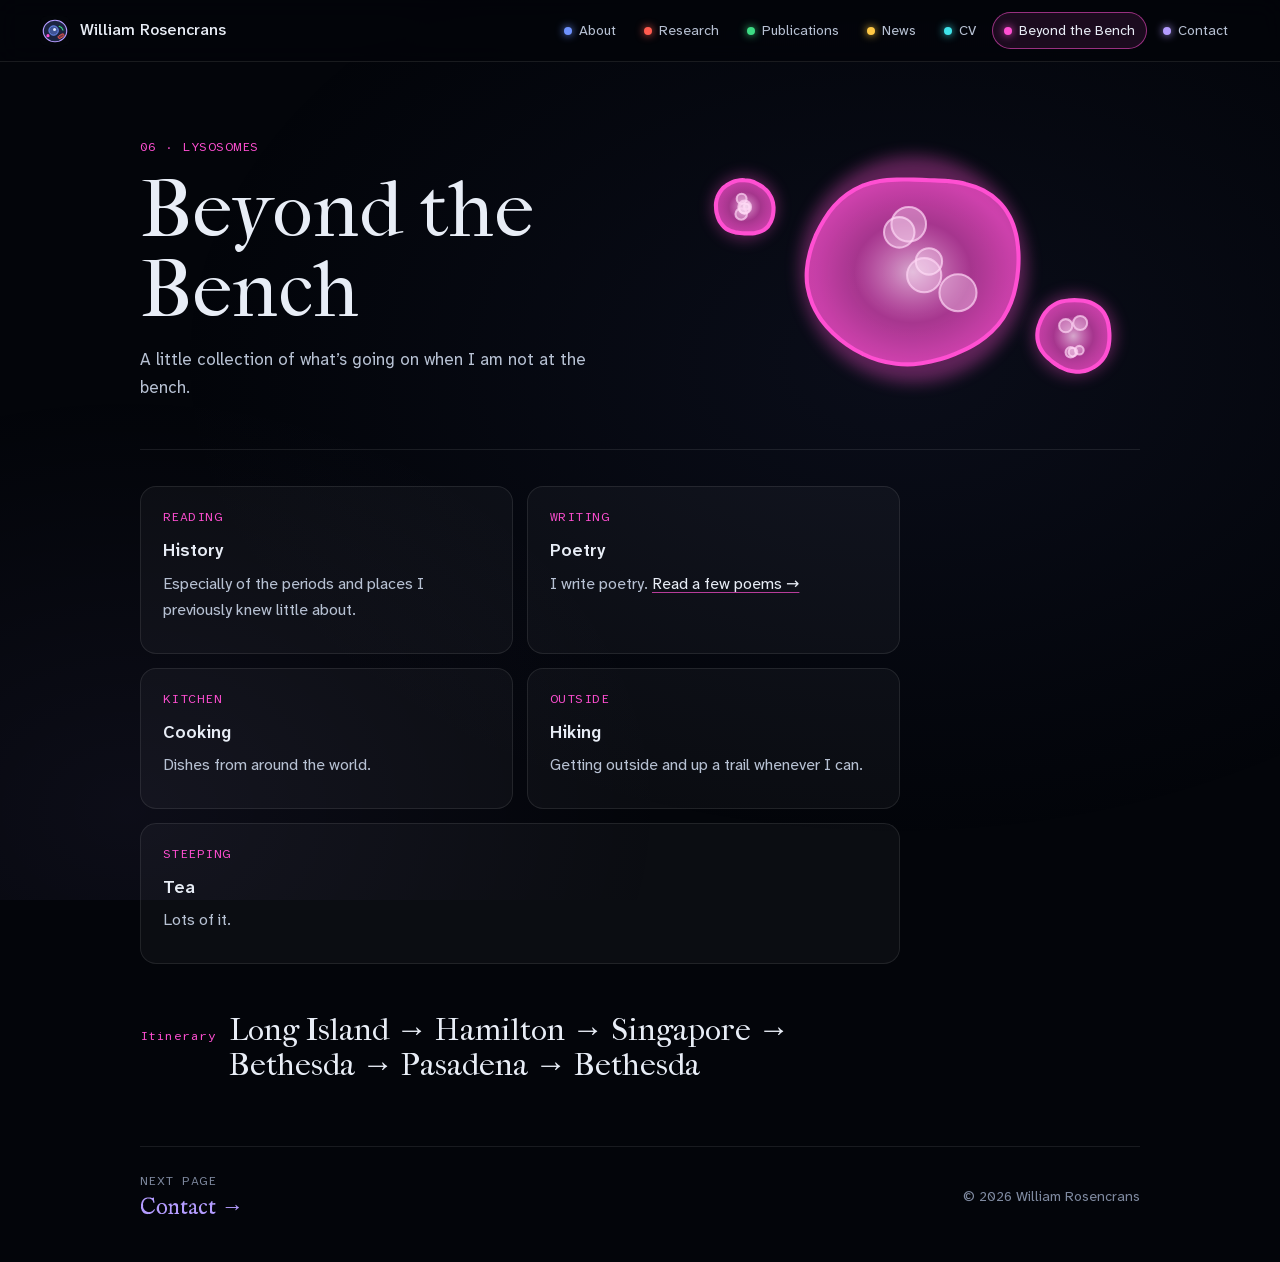
<file: life.html>
<!DOCTYPE html>
<html lang="en">
<head>
  <meta charset="UTF-8">
  <meta name="viewport" content="width=device-width, initial-scale=1, viewport-fit=cover">
  <title>Beyond the Bench · William Rosencrans</title>
  <meta name="description" content="William Rosencrans outside the lab: history, cooking, hiking, and tea.">
  <meta name="theme-color" content="#03050a">
  <link rel="icon" href="assets/favicon.svg" type="image/svg+xml">
  <link rel="preload" href="assets/fonts/fell-canon.woff2" as="font" type="font/woff2" crossorigin>
  <link rel="preload" href="assets/fonts/atkinson-next.woff2" as="font" type="font/woff2" crossorigin>
  <link rel="stylesheet" href="assets/style.css?v=20261025">
</head>
<body class="page" data-org="lyso" style="--c:var(--lyso)">
  <header class="topbar">
    <a class="home-link" href="index.html#cell" aria-label="Back to the cell"><img src="assets/favicon.svg" alt="" width="30" height="30"><span>William Rosencrans</span></a>
    <nav class="onav" data-organelle-nav aria-label="Organelles"><a href="index.html#cell">← Back to the cell</a></nav>
  </header>

  <main class="sheet">
    <section class="hero">
      <div>
        <p class="kicker mono">06 · Lysosomes</p>
        <h1>Beyond the Bench</h1>
        <p class="fn">A little collection of what’s going on when I am not at the bench.</p>
      </div>
      <svg class="hero-art" data-art="lyso" aria-hidden="true"></svg>
    </section>

    <article class="content">
      <div class="grid-2">
        <div class="card"><span class="meta mono">Reading</span><h3>History</h3><p>Especially of the periods and places I previously knew little about.</p></div>
        <div class="card"><span class="meta mono">Writing</span><h3>Poetry</h3><p>I write poetry. <a href="poetry.html">Read a few poems →</a></p></div>
        <div class="card"><span class="meta mono">Kitchen</span><h3>Cooking</h3><p>Dishes from around the world.</p></div>
        <div class="card"><span class="meta mono">Outside</span><h3>Hiking</h3><p>Getting outside and up a trail whenever I can.</p></div>
        <div class="card" style="grid-column: 1 / -1"><span class="meta mono">Steeping</span><h3>Tea</h3><p>Lots of it.</p></div>
      </div>
      <div class="section-h"><span class="mono">Itinerary</span><h2>Long Island → Hamilton → Singapore → Bethesda → Pasadena → Bethesda</h2></div>
    </article>

    <footer class="foot">
      <a data-next href="index.html#cell">← Back to the cell</a>
      <span>© 2026 William Rosencrans</span>
    </footer>
  </main>

  <script src="assets/cell.js?v=20261025"></script>
  <script src="assets/site.js?v=20261025"></script>
</body>
</html>
</file>
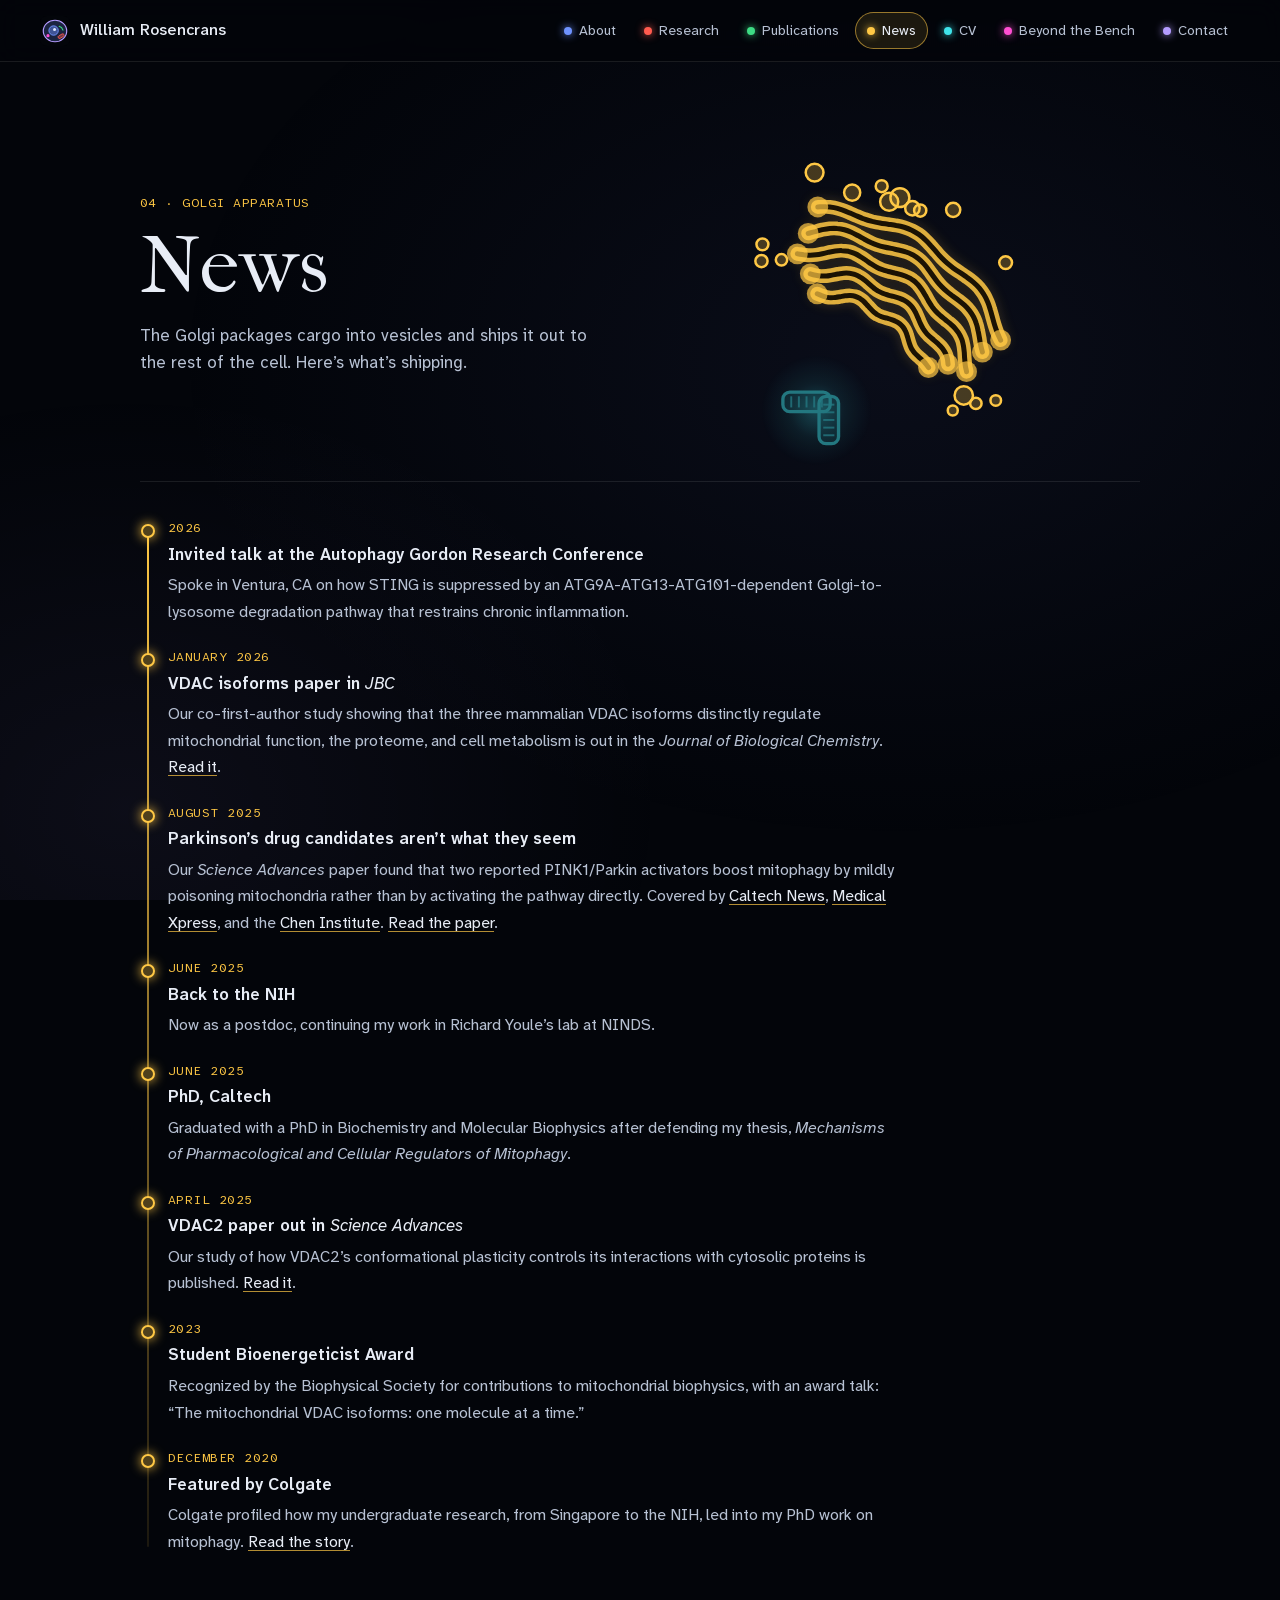
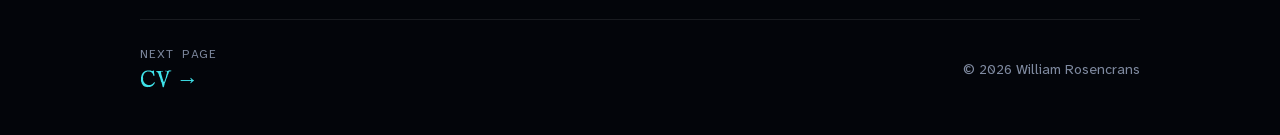
<file: news.html>
<!DOCTYPE html>
<html lang="en">
<head>
  <meta charset="UTF-8">
  <meta name="viewport" content="width=device-width, initial-scale=1, viewport-fit=cover">
  <title>News · William Rosencrans</title>
  <meta name="description" content="News and updates from William Rosencrans.">
  <meta name="theme-color" content="#03050a">
  <link rel="icon" href="assets/favicon.svg" type="image/svg+xml">
  <link rel="preload" href="assets/fonts/fell-canon.woff2" as="font" type="font/woff2" crossorigin>
  <link rel="preload" href="assets/fonts/atkinson-next.woff2" as="font" type="font/woff2" crossorigin>
  <link rel="stylesheet" href="assets/style.css?v=20261025">
</head>
<body class="page" data-org="golgi" style="--c:var(--golgi)">
  <header class="topbar">
    <a class="home-link" href="index.html#cell" aria-label="Back to the cell"><img src="assets/favicon.svg" alt="" width="30" height="30"><span>William Rosencrans</span></a>
    <nav class="onav" data-organelle-nav aria-label="Organelles"><a href="index.html#cell">← Back to the cell</a></nav>
  </header>

  <main class="sheet">
    <section class="hero">
      <div>
        <p class="kicker mono">04 · Golgi apparatus</p>
        <h1>News</h1>
        <p class="fn">The Golgi packages cargo into vesicles and ships it out to the rest of the cell. Here’s what’s shipping.</p>
      </div>
      <svg class="hero-art" data-art="golgi" aria-hidden="true"></svg>
    </section>

    <article class="content">
      <!-- Add new items at the top. Each <li> is one vesicle leaving the Golgi. -->
      <ol class="timeline">
        <li>
          <span class="when mono">2026</span>
          <h3>Invited talk at the Autophagy Gordon Research Conference</h3>
          <p>Spoke in Ventura, CA on how STING is suppressed by an ATG9A-ATG13-ATG101-dependent Golgi-to-lysosome degradation pathway that restrains chronic inflammation.</p>
        </li>
        <li>
          <span class="when mono">January 2026</span>
          <h3>VDAC isoforms paper in <em>JBC</em></h3>
          <p>Our co-first-author study showing that the three mammalian VDAC isoforms distinctly regulate mitochondrial function, the proteome, and cell metabolism is out in the <em>Journal of Biological Chemistry</em>. <a href="https://doi.org/10.1016/j.jbc.2025.111009" target="_blank" rel="noopener">Read it</a>.</p>
        </li>
        <li>
          <span class="when mono">August 2025</span>
          <h3>Parkinson’s drug candidates aren’t what they seem</h3>
          <p>Our <em>Science Advances</em> paper found that two reported PINK1/Parkin activators boost mitophagy by mildly poisoning mitochondria rather than by activating the pathway directly. Covered by <a href="https://www.caltech.edu/about/news/parkinsons-disease-drug-candidates-induce-unexpected-damaging-effects" target="_blank" rel="noopener">Caltech News</a>, <a href="https://medicalxpress.com/news/2025-08-parkinson-disease-drug-candidates-unexpected.html" target="_blank" rel="noopener">Medical Xpress</a>, and the <a href="https://www.cheninstitute.org/news/parkinsons-disease-drug-candidates-induce-unexpected-damaging-effects" target="_blank" rel="noopener">Chen Institute</a>. <a href="https://doi.org/10.1126/sciadv.ady0240" target="_blank" rel="noopener">Read the paper</a>.</p>
        </li>
        <li>
          <span class="when mono">June 2025</span>
          <h3>Back to the NIH</h3>
          <p>Now as a postdoc, continuing my work in Richard Youle’s lab at NINDS.</p>
        </li>
        <li>
          <span class="when mono">June 2025</span>
          <h3>PhD, Caltech</h3>
          <p>Graduated with a PhD in Biochemistry and Molecular Biophysics after defending my thesis, <em>Mechanisms of Pharmacological and Cellular Regulators of Mitophagy</em>.</p>
        </li>
        <li>
          <span class="when mono">April 2025</span>
          <h3>VDAC2 paper out in <em>Science Advances</em></h3>
          <p>Our study of how VDAC2’s conformational plasticity controls its interactions with cytosolic proteins is published. <a href="https://pubmed.ncbi.nlm.nih.gov/40267181/" target="_blank" rel="noopener">Read it</a>.</p>
        </li>
        <li>
          <span class="when mono">2023</span>
          <h3>Student Bioenergeticist Award</h3>
          <p>Recognized by the Biophysical Society for contributions to mitochondrial biophysics, with an award talk: “The mitochondrial VDAC isoforms: one molecule at a time.”</p>
        </li>
        <li>
          <span class="when mono">December 2020</span>
          <h3>Featured by Colgate</h3>
          <p>Colgate profiled how my undergraduate research, from Singapore to the NIH, led into my PhD work on mitophagy. <a href="https://www.colgate.edu/news/stories/william-rosencrans-19-draws-colgate-research-experiences-inform-new-investigations" target="_blank" rel="noopener">Read the story</a>.</p>
        </li>
      </ol>
    </article>

    <footer class="foot">
      <a data-next href="index.html#cell">← Back to the cell</a>
      <span>© 2026 William Rosencrans</span>
    </footer>
  </main>

  <script src="assets/cell.js?v=20261025"></script>
  <script src="assets/site.js?v=20261025"></script>
</body>
</html>
</file>
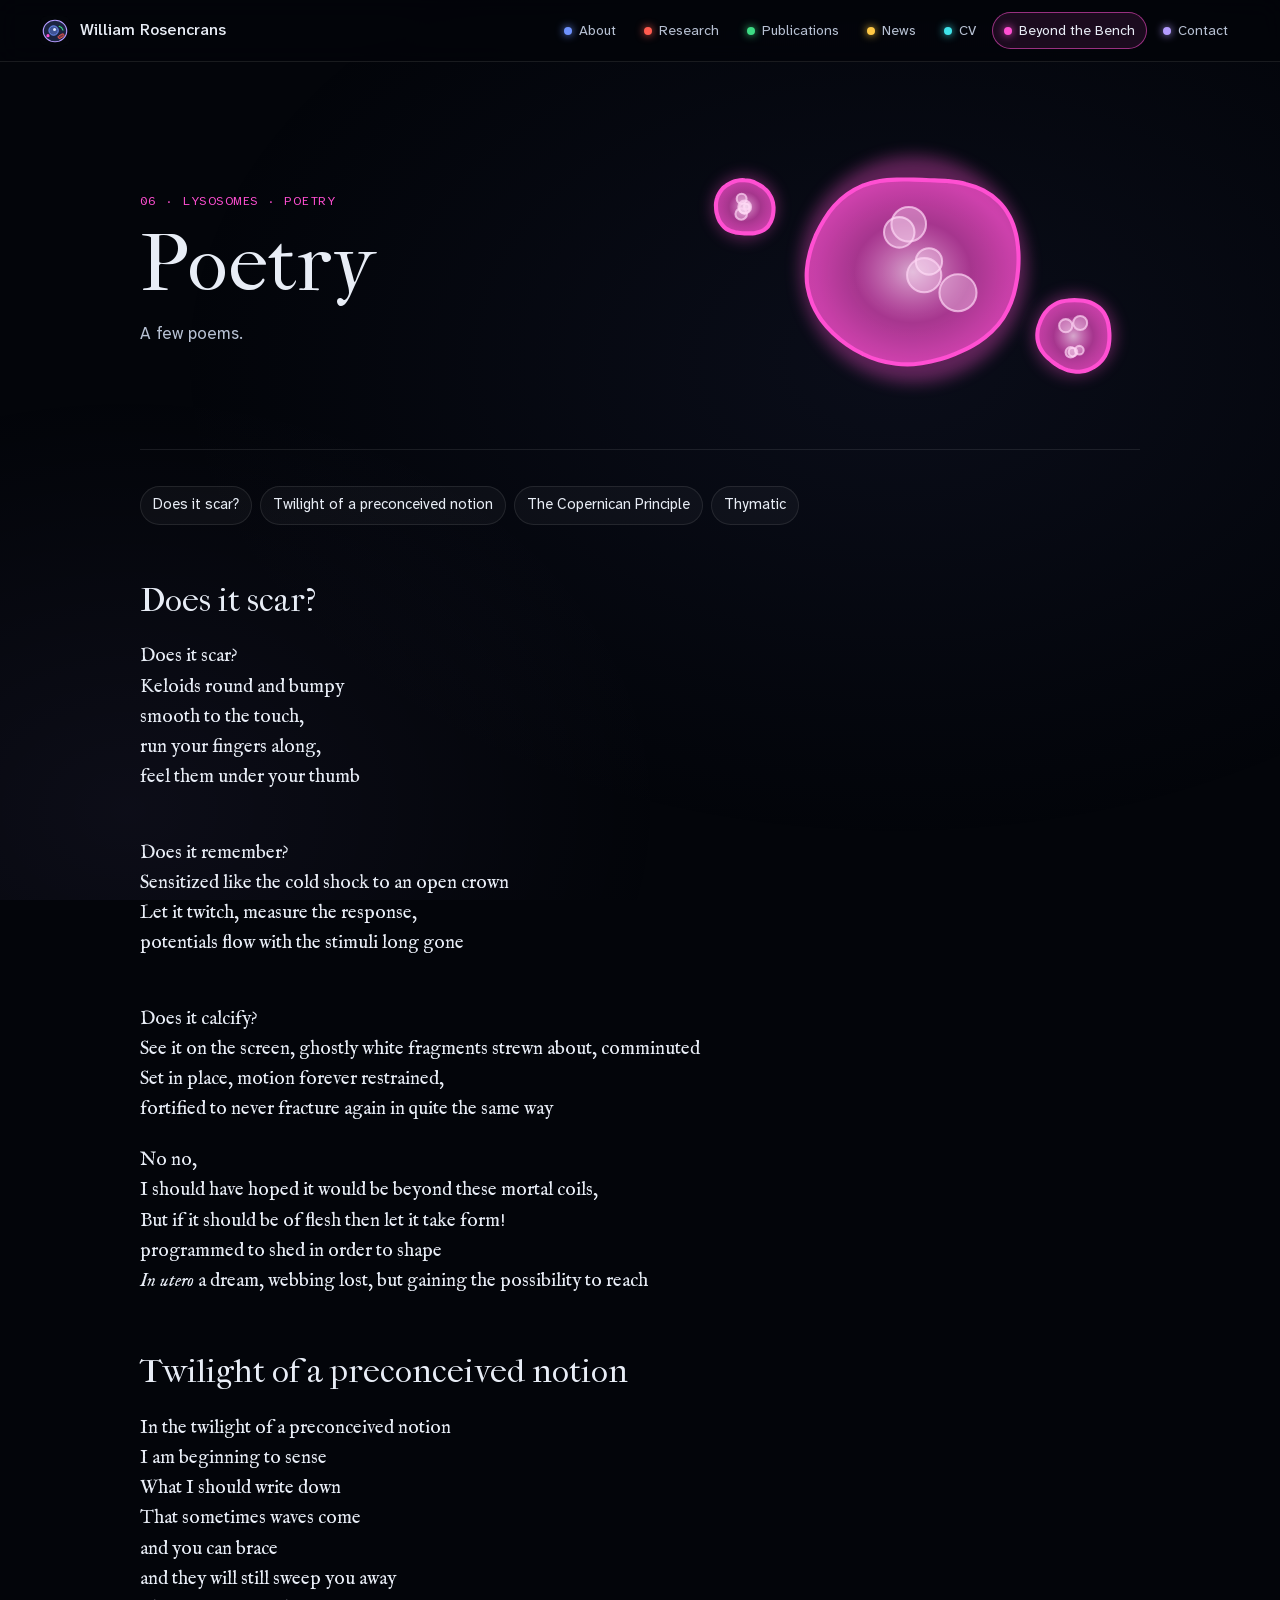
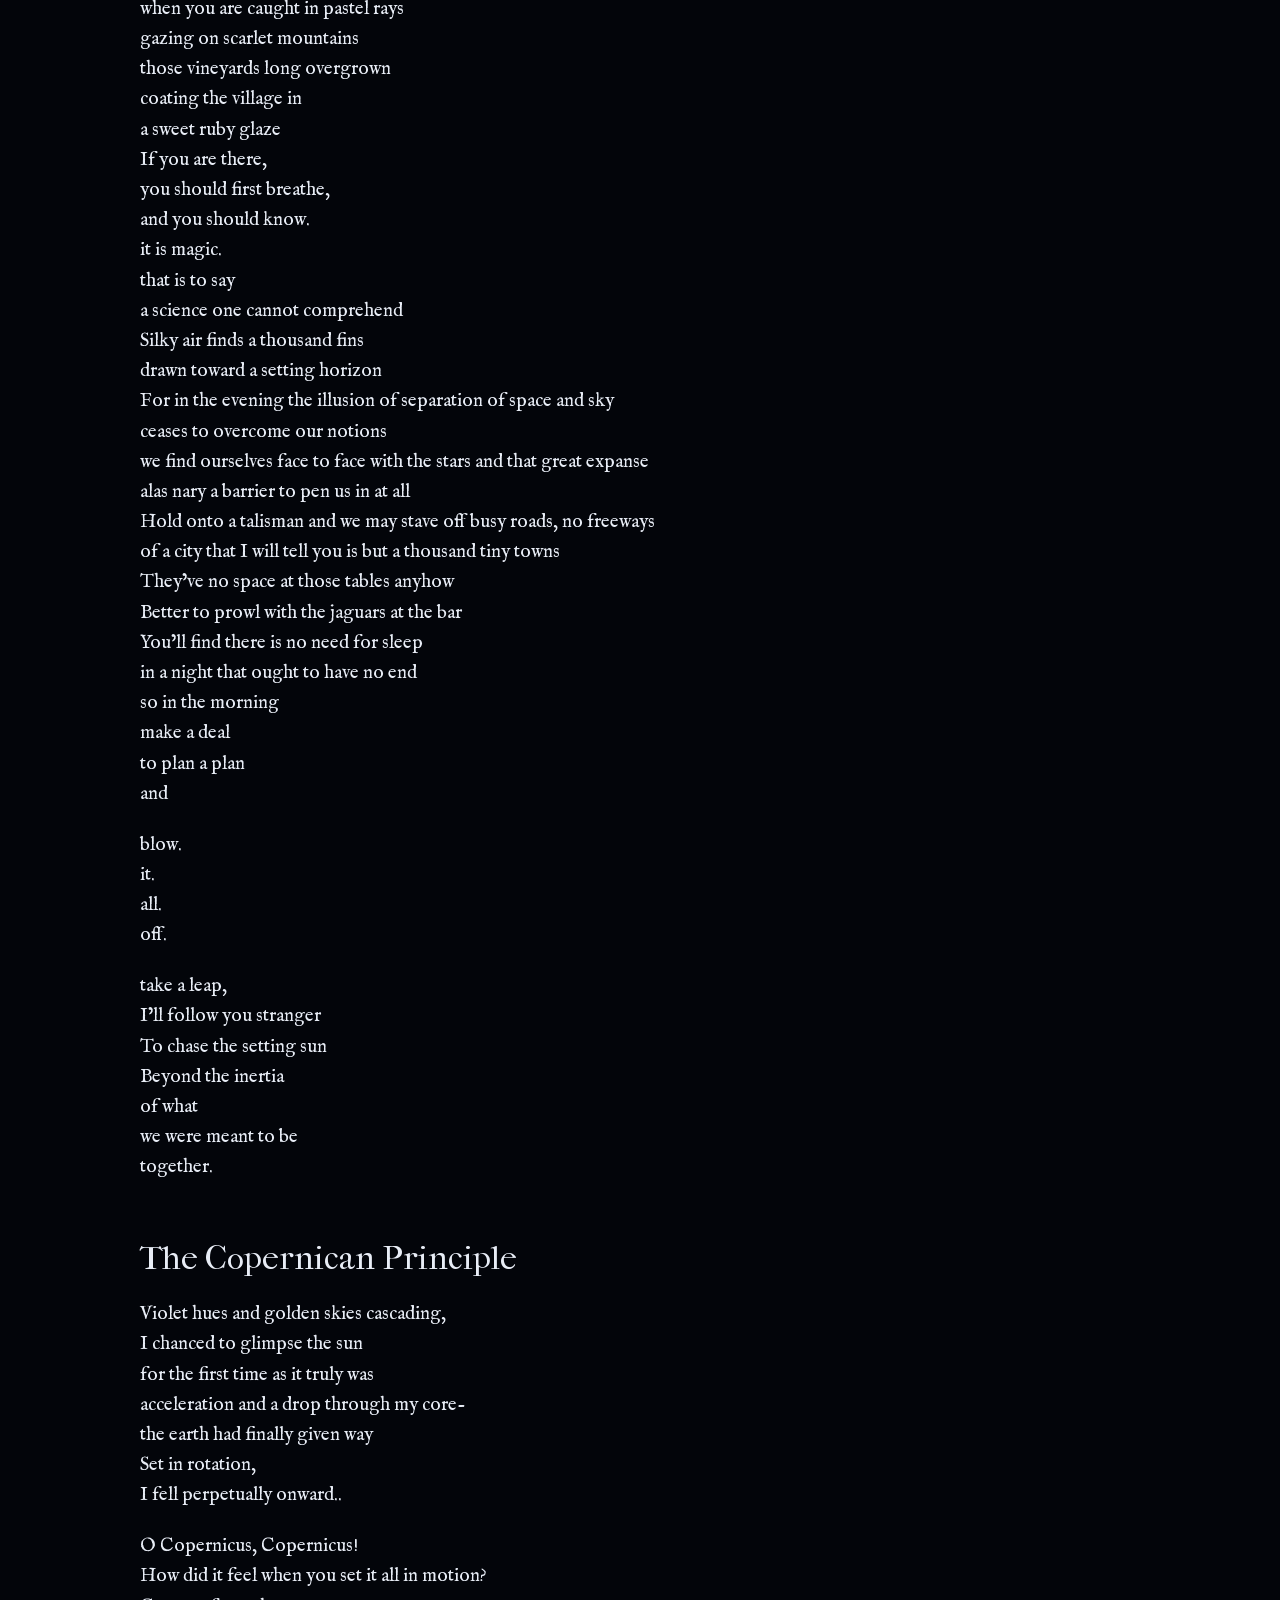
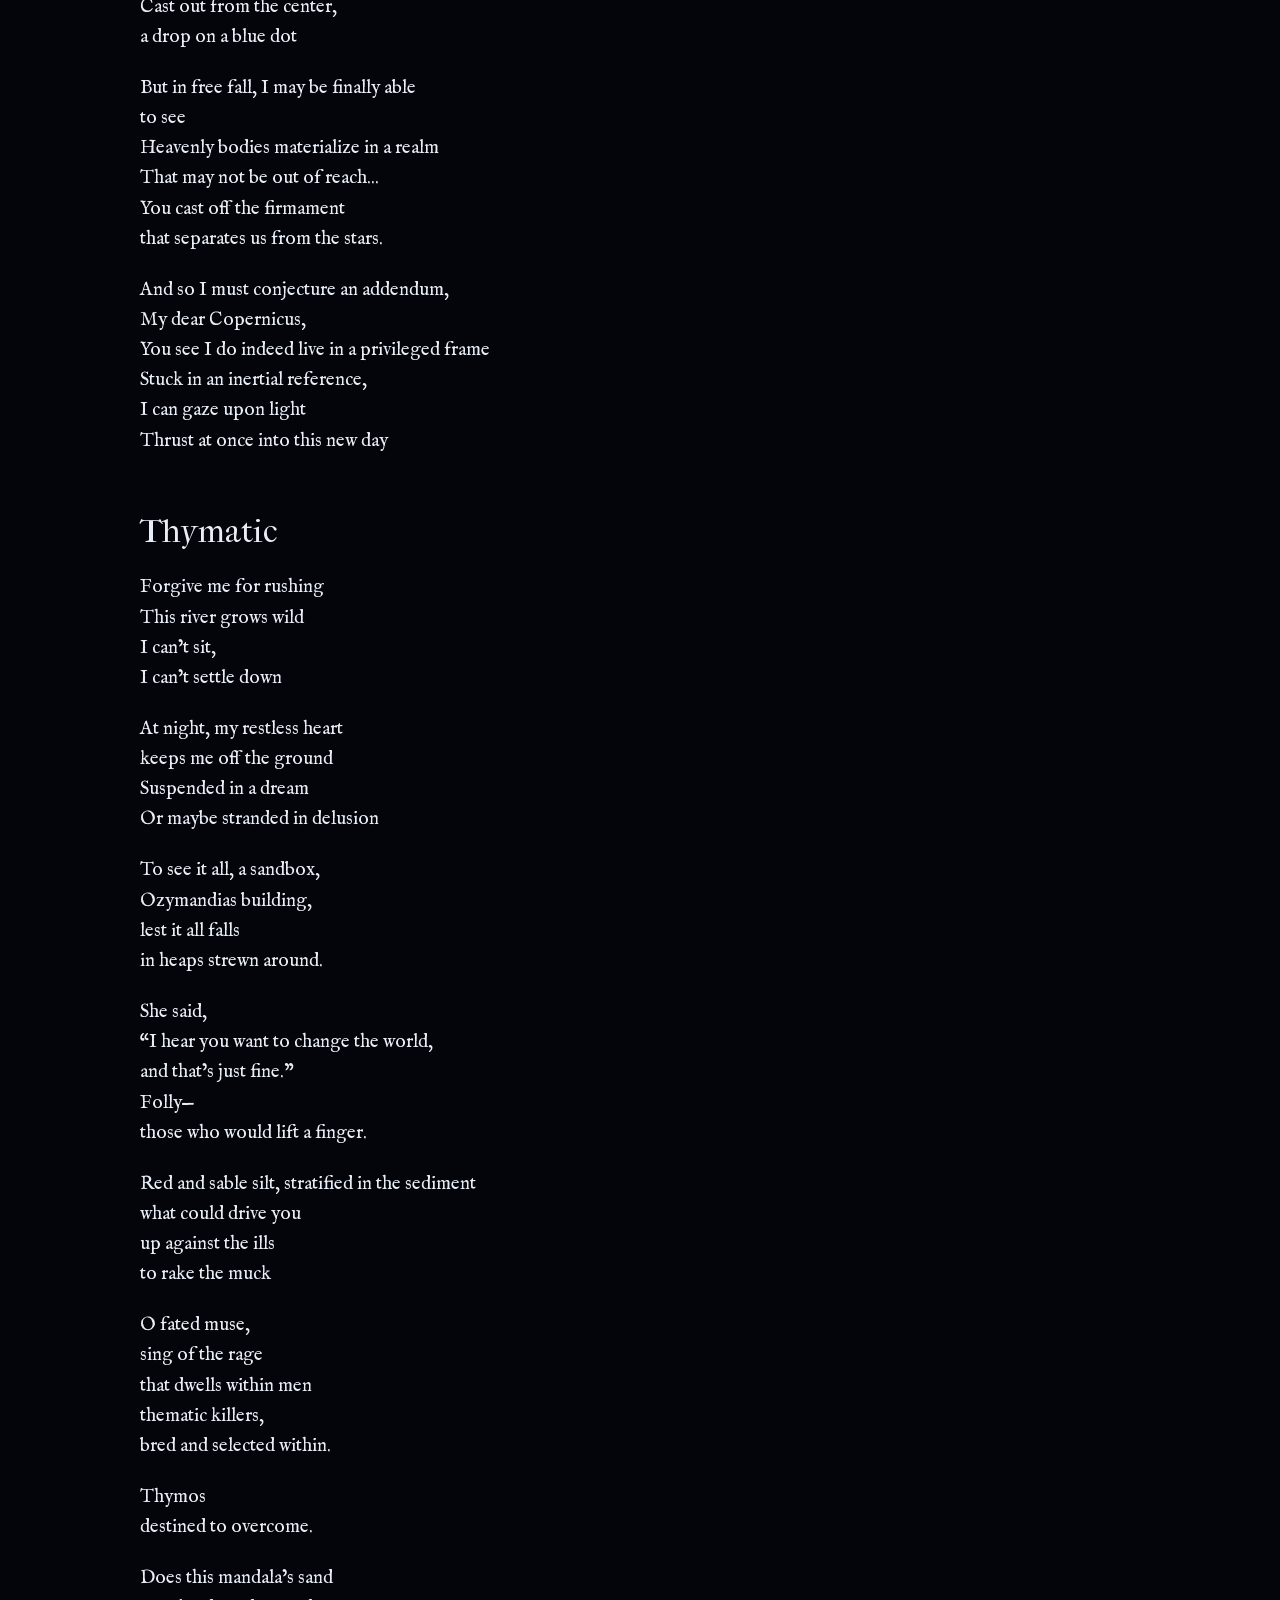
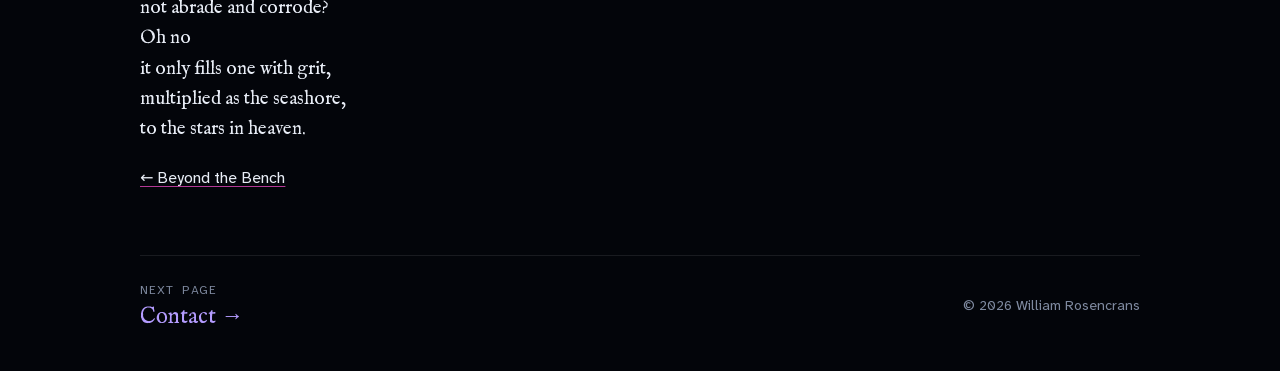
<file: poetry.html>
<!DOCTYPE html>
<html lang="en">
<head>
  <meta charset="UTF-8">
  <meta name="viewport" content="width=device-width, initial-scale=1, viewport-fit=cover">
  <title>Poetry · William Rosencrans</title>
  <meta name="description" content="Poems by William Rosencrans.">
  <meta name="theme-color" content="#03050a">
  <link rel="icon" href="assets/favicon.svg" type="image/svg+xml">
  <link rel="preload" href="assets/fonts/fell-canon.woff2" as="font" type="font/woff2" crossorigin>
  <link rel="preload" href="assets/fonts/atkinson-next.woff2" as="font" type="font/woff2" crossorigin>
  <link rel="stylesheet" href="assets/style.css?v=20261025">
</head>
<body class="page" data-org="lyso" style="--c:var(--lyso)">
  <header class="topbar">
    <a class="home-link" href="index.html#cell" aria-label="Back to the cell"><img src="assets/favicon.svg" alt="" width="30" height="30"><span>William Rosencrans</span></a>
    <nav class="onav" data-organelle-nav aria-label="Organelles"><a href="index.html#cell">← Back to the cell</a></nav>
  </header>

  <main class="sheet">
    <section class="hero">
      <div>
        <p class="kicker mono">06 · Lysosomes · Poetry</p>
        <h1>Poetry</h1>
        <p class="fn">A few poems.</p>
      </div>
      <svg class="hero-art" data-art="lyso" aria-hidden="true"></svg>
    </section>

    <div class="content">
      <nav class="poem-index" aria-label="Poems"><ol>
        <li><a href="#does-it-scar">Does it scar?</a></li>
        <li><a href="#twilight">Twilight of a preconceived notion</a></li>
        <li><a href="#copernican-principle">The Copernican Principle</a></li>
        <li><a href="#thymatic">Thymatic</a></li>
      </ol></nav>

      <article class="poem" id="does-it-scar">
        <h2>Does it scar?</h2>
        <p class="stanza"><span class="ln">Does it scar?</span><span class="ln">Keloids round and bumpy</span><span class="ln">smooth to the touch,</span><span class="ln">run your fingers along,</span><span class="ln">feel them under your thumb</span></p>
        <p class="stanza gap-2"><span class="ln">Does it remember?</span><span class="ln">Sensitized like the cold shock to an open crown</span><span class="ln">Let it twitch, measure the response,</span><span class="ln">potentials flow with the stimuli long gone</span></p>
        <p class="stanza gap-2"><span class="ln">Does it calcify?</span><span class="ln">See it on the screen, ghostly white fragments strewn about, comminuted</span><span class="ln">Set in place, motion forever restrained,</span><span class="ln">fortified to never fracture again in quite the same way</span></p>
        <p class="stanza"><span class="ln">No no,</span><span class="ln">I should have hoped it would be beyond these mortal coils,</span><span class="ln">But if it should be of flesh then let it take form!</span><span class="ln">programmed to shed in order to shape</span><span class="ln"><em>In utero</em> a dream, webbing lost, but gaining the possibility to reach</span></p>
      </article>

      <article class="poem" id="twilight">
        <h2>Twilight of a preconceived notion</h2>
        <p class="stanza"><span class="ln">In the twilight of a preconceived notion</span><span class="ln">I am beginning to sense</span><span class="ln">What I should write down</span><span class="ln">That sometimes waves come</span><span class="ln">and you can brace</span><span class="ln">and they will still sweep you away</span><span class="ln">when you are caught in pastel rays</span><span class="ln">gazing on scarlet mountains</span><span class="ln">those vineyards long overgrown</span><span class="ln">coating the village in</span><span class="ln">a sweet ruby glaze</span><span class="ln">If you are there,</span><span class="ln">you should first breathe,</span><span class="ln">and you should know.</span><span class="ln">it is magic.</span><span class="ln">that is to say</span><span class="ln">a science one cannot comprehend</span><span class="ln">Silky air finds a thousand fins</span><span class="ln">drawn toward a setting horizon</span><span class="ln">For in the evening the illusion of separation of space and sky</span><span class="ln">ceases to overcome our notions</span><span class="ln">we find ourselves face to face with the stars and that great expanse</span><span class="ln">alas nary a barrier to pen us in at all</span><span class="ln">Hold onto a talisman and we may stave off busy roads, no freeways</span><span class="ln">of a city that I will tell you is but a thousand tiny towns</span><span class="ln">They’ve no space at those tables anyhow</span><span class="ln">Better to prowl with the jaguars at the bar</span><span class="ln">You’ll find there is no need for sleep</span><span class="ln">in a night that ought to have no end</span><span class="ln">so in the morning</span><span class="ln">make a deal</span><span class="ln">to plan a plan</span><span class="ln">and</span></p>
        <p class="stanza"><span class="ln">blow.</span><span class="ln">it.</span><span class="ln">all.</span><span class="ln">off.</span></p>
        <p class="stanza"><span class="ln">take a leap,</span><span class="ln">I’ll follow you stranger</span><span class="ln">To chase the setting sun</span><span class="ln">Beyond the inertia</span><span class="ln">of what</span><span class="ln">we were meant to be</span><span class="ln">together.</span></p>
      </article>

      <article class="poem" id="copernican-principle">
        <h2>The Copernican Principle</h2>
        <p class="stanza"><span class="ln">Violet hues and golden skies cascading,</span><span class="ln">I chanced to glimpse the sun</span><span class="ln">for the first time as it truly was</span><span class="ln">acceleration and a drop through my core-</span><span class="ln">the earth had finally given way</span><span class="ln">Set in rotation,</span><span class="ln">I fell perpetually onward..</span></p>
        <p class="stanza"><span class="ln">O Copernicus, Copernicus!</span><span class="ln">How did it feel when you set it all in motion?</span><span class="ln">Cast out from the center,</span><span class="ln">a drop on a blue dot</span></p>
        <p class="stanza"><span class="ln">But in free fall, I may be finally able</span><span class="ln">to see</span><span class="ln">Heavenly bodies materialize in a realm</span><span class="ln">That may not be out of reach...</span><span class="ln">You cast off the firmament</span><span class="ln">that separates us from the stars.</span></p>
        <p class="stanza"><span class="ln">And so I must conjecture an addendum,</span><span class="ln">My dear Copernicus,</span><span class="ln">You see I do indeed live in a privileged frame</span><span class="ln">Stuck in an inertial reference,</span><span class="ln">I can gaze upon light</span><span class="ln">Thrust at once into this new day</span></p>
      </article>

      <article class="poem" id="thymatic">
        <h2>Thymatic</h2>
        <p class="stanza"><span class="ln">Forgive me for rushing</span><span class="ln">This river grows wild</span><span class="ln">I can’t sit,</span><span class="ln">I can’t settle down</span></p>
        <p class="stanza"><span class="ln">At night, my restless heart</span><span class="ln">keeps me off the ground</span><span class="ln">Suspended in a dream</span><span class="ln">Or maybe stranded in delusion</span></p>
        <p class="stanza"><span class="ln">To see it all, a sandbox,</span><span class="ln">Ozymandias building,</span><span class="ln">lest it all falls</span><span class="ln">in heaps strewn around.</span></p>
        <p class="stanza"><span class="ln">She said,</span><span class="ln">“I hear you want to change the world,</span><span class="ln">and that’s just fine.”</span><span class="ln">Folly—</span><span class="ln">those who would lift a finger.</span></p>
        <p class="stanza"><span class="ln">Red and sable silt, stratified in the sediment</span><span class="ln">what could drive you</span><span class="ln">up against the ills</span><span class="ln">to rake the muck</span></p>
        <p class="stanza"><span class="ln">O fated muse,</span><span class="ln">sing of the rage</span><span class="ln">that dwells within men</span><span class="ln">thematic killers,</span><span class="ln">bred and selected within.</span></p>
        <p class="stanza"><span class="ln">Thymos</span><span class="ln">destined to overcome.</span></p>
        <p class="stanza"><span class="ln">Does this mandala’s sand</span><span class="ln">not abrade and corrode?</span><span class="ln">Oh no</span><span class="ln">it only fills one with grit,</span><span class="ln">multiplied as the seashore,</span><span class="ln">to the stars in heaven.</span></p>
      </article>
      <p><a href="life.html">← Beyond the Bench</a></p>
    </div>

    <footer class="foot">
      <a data-next href="index.html#cell">← Back to the cell</a>
      <span>© 2026 William Rosencrans</span>
    </footer>
  </main>

  <script src="assets/cell.js?v=20261025"></script>
  <script src="assets/site.js?v=20261025"></script>
</body>
</html>
</file>
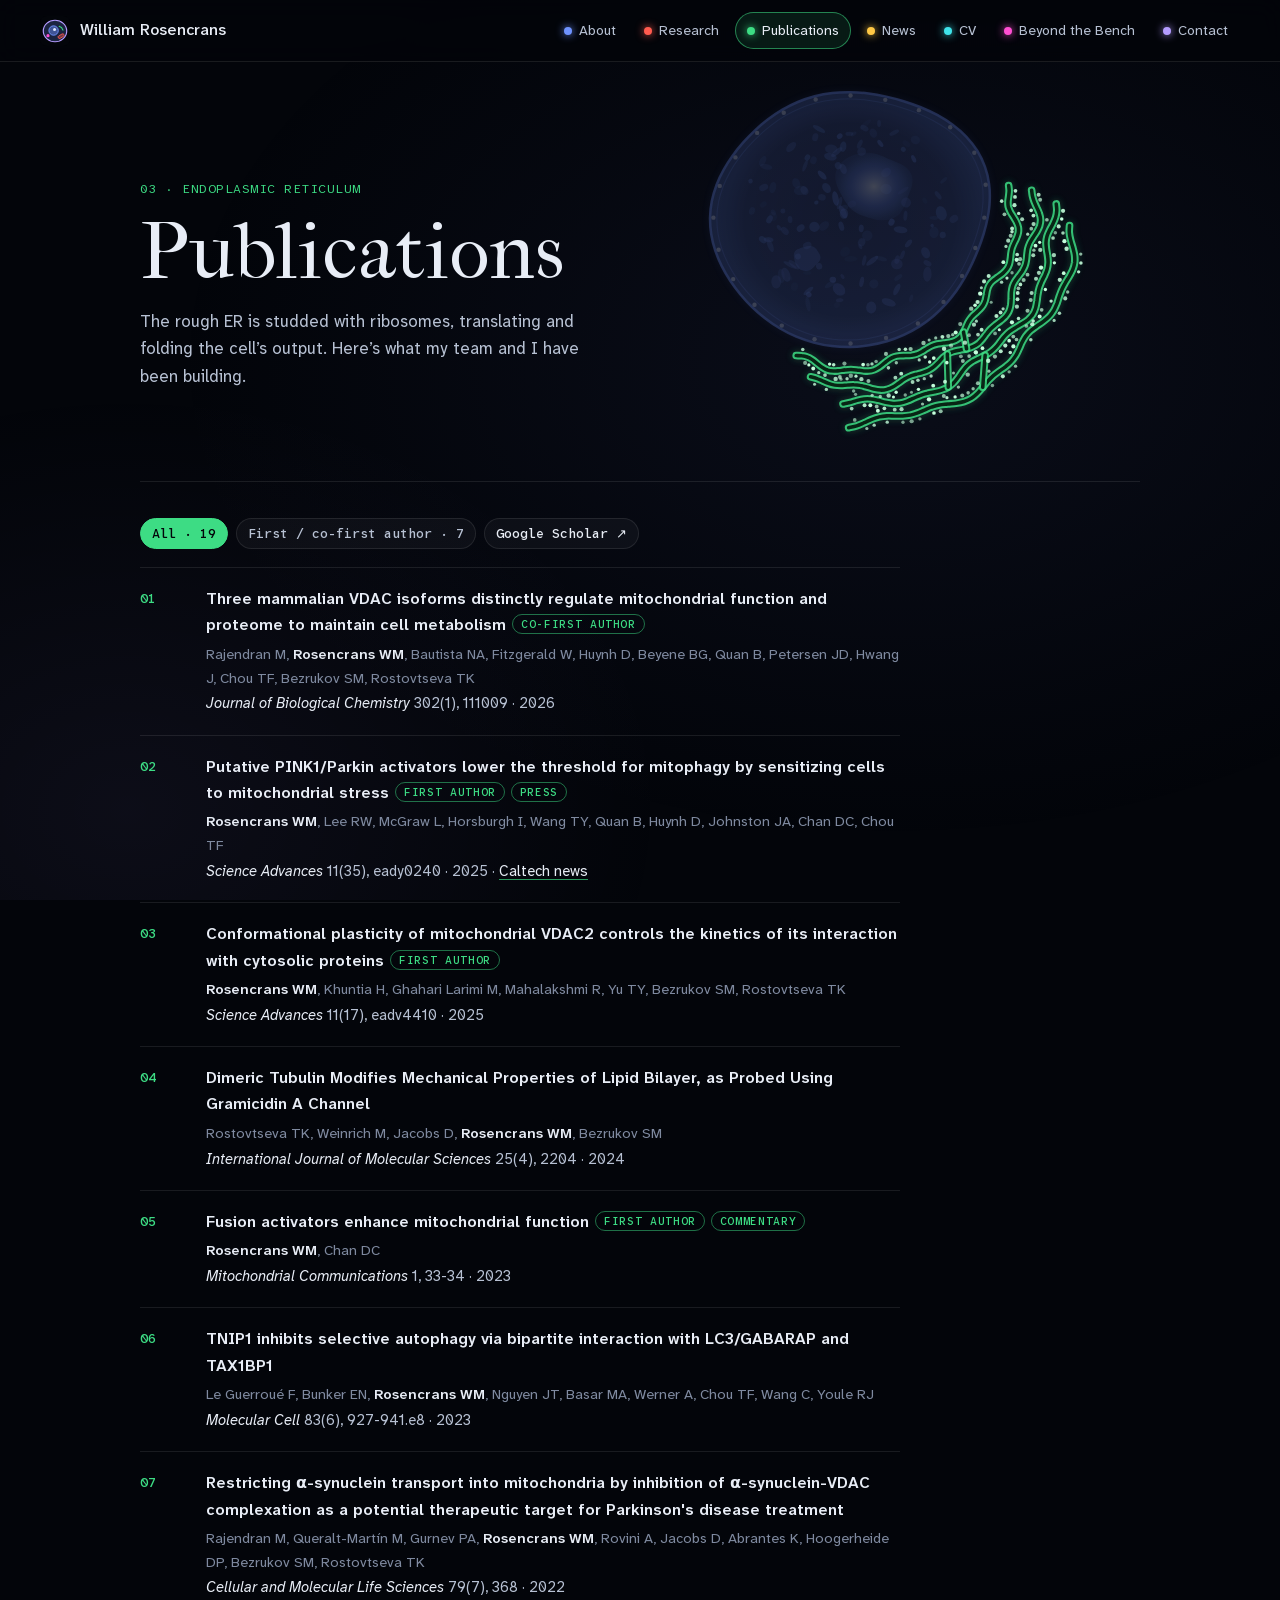
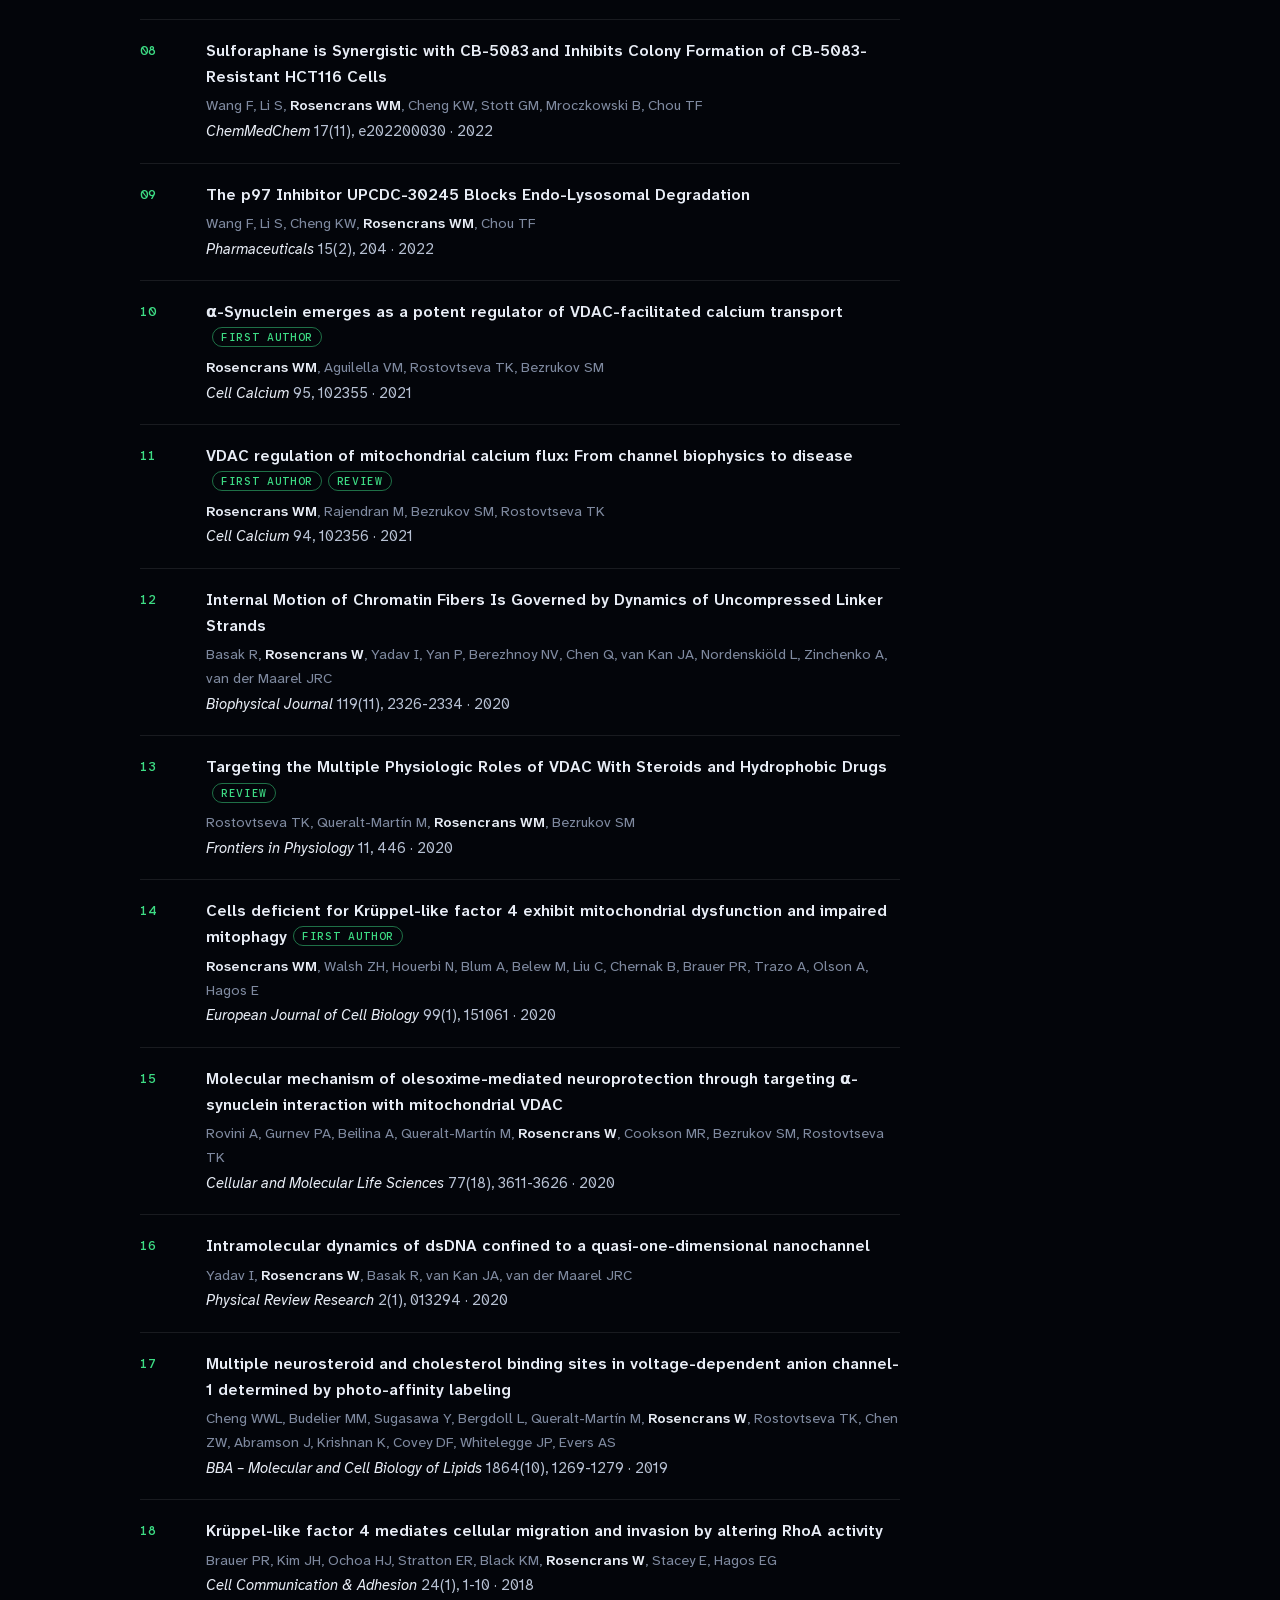
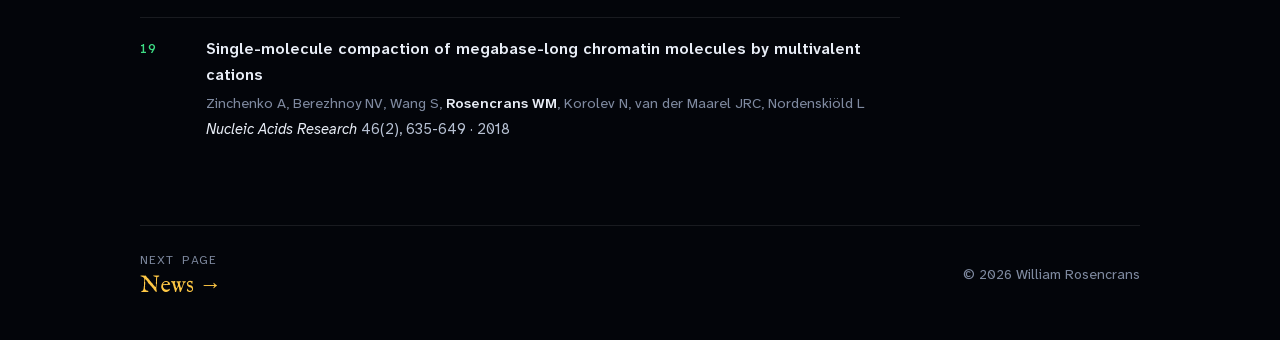
<file: publications.html>
<!DOCTYPE html>
<html lang="en">
<head>
  <meta charset="UTF-8">
  <meta name="viewport" content="width=device-width, initial-scale=1, viewport-fit=cover">
  <title>Publications · William Rosencrans</title>
  <meta name="description" content="Peer-reviewed publications by William Rosencrans on VDAC, mitophagy, autophagy, and biophysics.">
  <meta name="theme-color" content="#03050a">
  <link rel="icon" href="assets/favicon.svg" type="image/svg+xml">
  <link rel="preload" href="assets/fonts/fell-canon.woff2" as="font" type="font/woff2" crossorigin>
  <link rel="preload" href="assets/fonts/atkinson-next.woff2" as="font" type="font/woff2" crossorigin>
  <link rel="stylesheet" href="assets/style.css?v=20261025">
  <style>.pub p { margin: 0; } .pub .au { margin: 4px 0 2px; } .filters { display: flex; flex-wrap: wrap; gap: 8px; align-items: center; margin: 0 0 18px; }</style>
</head>
<body class="page" data-org="er" style="--c:var(--er)">
  <header class="topbar">
    <a class="home-link" href="index.html#cell" aria-label="Back to the cell"><img src="assets/favicon.svg" alt="" width="30" height="30"><span>William Rosencrans</span></a>
    <nav class="onav" data-organelle-nav aria-label="Organelles"><a href="index.html#cell">← Back to the cell</a></nav>
  </header>

  <main class="sheet">
    <section class="hero">
      <div>
        <p class="kicker mono">03 · Endoplasmic Reticulum</p>
        <h1>Publications</h1>
        <p class="fn">The rough ER is studded with ribosomes, translating and folding the cell’s output. Here’s what my team and I have been building.</p>
      </div>
      <svg class="hero-art" data-art="er" aria-hidden="true"></svg>
    </section>

    <article class="content">
      <div class="filters" role="group" aria-label="Filter publications">
        <button class="chip" type="button" data-filter="all" aria-pressed="true">All · <span data-count="all">19</span></button>
        <button class="chip" type="button" data-filter="first" aria-pressed="false">First / co-first author · <span data-count="first">7</span></button>
        <a class="chip" href="https://scholar.google.com/citations?user=KNgIb-QAAAAJ&amp;hl=en" target="_blank" rel="noopener" style="text-decoration:none">Google Scholar ↗</a>
      </div>
      <ol class="pubs">
        <li class="pub" data-first="true"><div>
          <a class="t" href="https://doi.org/10.1016/j.jbc.2025.111009" target="_blank" rel="noopener">Three mammalian VDAC isoforms distinctly regulate mitochondrial function and proteome to maintain cell metabolism</a><span class="badge">Co-first author</span>
          <p class="au">Rajendran M, <b>Rosencrans WM</b>, Bautista NA, Fitzgerald W, Huynh D, Beyene BG, Quan B, Petersen JD, Hwang J, Chou TF, Bezrukov SM, Rostovtseva TK</p>
          <p class="j"><em>Journal of Biological Chemistry</em> 302(1), 111009 · 2026</p>
        </div></li>
        <li class="pub" data-first="true"><div>
          <a class="t" href="https://doi.org/10.1126/sciadv.ady0240" target="_blank" rel="noopener">Putative PINK1/Parkin activators lower the threshold for mitophagy by sensitizing cells to mitochondrial stress</a><span class="badge">First author</span><span class="badge">Press</span>
          <p class="au"><b>Rosencrans WM</b>, Lee RW, McGraw L, Horsburgh I, Wang TY, Quan B, Huynh D, Johnston JA, Chan DC, Chou TF</p>
          <p class="j"><em>Science Advances</em> 11(35), eady0240 · 2025 · <a href="https://www.caltech.edu/about/news/parkinsons-disease-drug-candidates-induce-unexpected-damaging-effects" target="_blank" rel="noopener">Caltech news</a></p>
        </div></li>
        <li class="pub" data-first="true"><div>
          <a class="t" href="https://doi.org/10.1126/sciadv.adv4410" target="_blank" rel="noopener">Conformational plasticity of mitochondrial VDAC2 controls the kinetics of its interaction with cytosolic proteins</a><span class="badge">First author</span>
          <p class="au"><b>Rosencrans WM</b>, Khuntia H, Ghahari Larimi M, Mahalakshmi R, Yu TY, Bezrukov SM, Rostovtseva TK</p>
          <p class="j"><em>Science Advances</em> 11(17), eadv4410 · 2025</p>
        </div></li>
        <li class="pub" data-first="false"><div>
          <a class="t" href="https://doi.org/10.3390/ijms25042204" target="_blank" rel="noopener">Dimeric Tubulin Modifies Mechanical Properties of Lipid Bilayer, as Probed Using Gramicidin A Channel</a>
          <p class="au">Rostovtseva TK, Weinrich M, Jacobs D, <b>Rosencrans WM</b>, Bezrukov SM</p>
          <p class="j"><em>International Journal of Molecular Sciences</em> 25(4), 2204 · 2024</p>
        </div></li>
        <li class="pub" data-first="true"><div>
          <a class="t" href="https://doi.org/10.1016/j.mitoco.2023.03.001" target="_blank" rel="noopener">Fusion activators enhance mitochondrial function</a><span class="badge">First author</span><span class="badge">Commentary</span>
          <p class="au"><b>Rosencrans WM</b>, Chan DC</p>
          <p class="j"><em>Mitochondrial Communications</em> 1, 33-34 · 2023</p>
        </div></li>
        <li class="pub" data-first="false"><div>
          <a class="t" href="https://doi.org/10.1016/j.molcel.2023.02.023" target="_blank" rel="noopener">TNIP1 inhibits selective autophagy via bipartite interaction with LC3/GABARAP and TAX1BP1</a>
          <p class="au">Le Guerroué F, Bunker EN, <b>Rosencrans WM</b>, Nguyen JT, Basar MA, Werner A, Chou TF, Wang C, Youle RJ</p>
          <p class="j"><em>Molecular Cell</em> 83(6), 927-941.e8 · 2023</p>
        </div></li>
        <li class="pub" data-first="false"><div>
          <a class="t" href="https://doi.org/10.1007/s00018-022-04389-w" target="_blank" rel="noopener">Restricting α-synuclein transport into mitochondria by inhibition of α-synuclein-VDAC complexation as a potential therapeutic target for Parkinson&#x27;s disease treatment</a>
          <p class="au">Rajendran M, Queralt-Martín M, Gurnev PA, <b>Rosencrans WM</b>, Rovini A, Jacobs D, Abrantes K, Hoogerheide DP, Bezrukov SM, Rostovtseva TK</p>
          <p class="j"><em>Cellular and Molecular Life Sciences</em> 79(7), 368 · 2022</p>
        </div></li>
        <li class="pub" data-first="false"><div>
          <a class="t" href="https://doi.org/10.1002/cmdc.202200030" target="_blank" rel="noopener">Sulforaphane is Synergistic with CB-5083 and Inhibits Colony Formation of CB-5083-Resistant HCT116 Cells</a>
          <p class="au">Wang F, Li S, <b>Rosencrans WM</b>, Cheng KW, Stott GM, Mroczkowski B, Chou TF</p>
          <p class="j"><em>ChemMedChem</em> 17(11), e202200030 · 2022</p>
        </div></li>
        <li class="pub" data-first="false"><div>
          <a class="t" href="https://doi.org/10.3390/ph15020204" target="_blank" rel="noopener">The p97 Inhibitor UPCDC-30245 Blocks Endo-Lysosomal Degradation</a>
          <p class="au">Wang F, Li S, Cheng KW, <b>Rosencrans WM</b>, Chou TF</p>
          <p class="j"><em>Pharmaceuticals</em> 15(2), 204 · 2022</p>
        </div></li>
        <li class="pub" data-first="true"><div>
          <a class="t" href="https://doi.org/10.1016/j.ceca.2021.102355" target="_blank" rel="noopener">α-Synuclein emerges as a potent regulator of VDAC-facilitated calcium transport</a><span class="badge">First author</span>
          <p class="au"><b>Rosencrans WM</b>, Aguilella VM, Rostovtseva TK, Bezrukov SM</p>
          <p class="j"><em>Cell Calcium</em> 95, 102355 · 2021</p>
        </div></li>
        <li class="pub" data-first="true"><div>
          <a class="t" href="https://doi.org/10.1016/j.ceca.2021.102356" target="_blank" rel="noopener">VDAC regulation of mitochondrial calcium flux: From channel biophysics to disease</a><span class="badge">First author</span><span class="badge">Review</span>
          <p class="au"><b>Rosencrans WM</b>, Rajendran M, Bezrukov SM, Rostovtseva TK</p>
          <p class="j"><em>Cell Calcium</em> 94, 102356 · 2021</p>
        </div></li>
        <li class="pub" data-first="false"><div>
          <a class="t" href="https://doi.org/10.1016/j.bpj.2020.10.018" target="_blank" rel="noopener">Internal Motion of Chromatin Fibers Is Governed by Dynamics of Uncompressed Linker Strands</a>
          <p class="au">Basak R, <b>Rosencrans W</b>, Yadav I, Yan P, Berezhnoy NV, Chen Q, van Kan JA, Nordenskiöld L, Zinchenko A, van der Maarel JRC</p>
          <p class="j"><em>Biophysical Journal</em> 119(11), 2326-2334 · 2020</p>
        </div></li>
        <li class="pub" data-first="false"><div>
          <a class="t" href="https://doi.org/10.3389/fphys.2020.00446" target="_blank" rel="noopener">Targeting the Multiple Physiologic Roles of VDAC With Steroids and Hydrophobic Drugs</a><span class="badge">Review</span>
          <p class="au">Rostovtseva TK, Queralt-Martín M, <b>Rosencrans WM</b>, Bezrukov SM</p>
          <p class="j"><em>Frontiers in Physiology</em> 11, 446 · 2020</p>
        </div></li>
        <li class="pub" data-first="true"><div>
          <a class="t" href="https://doi.org/10.1016/j.ejcb.2019.151061" target="_blank" rel="noopener">Cells deficient for Krüppel-like factor 4 exhibit mitochondrial dysfunction and impaired mitophagy</a><span class="badge">First author</span>
          <p class="au"><b>Rosencrans WM</b>, Walsh ZH, Houerbi N, Blum A, Belew M, Liu C, Chernak B, Brauer PR, Trazo A, Olson A, Hagos E</p>
          <p class="j"><em>European Journal of Cell Biology</em> 99(1), 151061 · 2020</p>
        </div></li>
        <li class="pub" data-first="false"><div>
          <a class="t" href="https://doi.org/10.1007/s00018-019-03386-w" target="_blank" rel="noopener">Molecular mechanism of olesoxime-mediated neuroprotection through targeting α-synuclein interaction with mitochondrial VDAC</a>
          <p class="au">Rovini A, Gurnev PA, Beilina A, Queralt-Martín M, <b>Rosencrans W</b>, Cookson MR, Bezrukov SM, Rostovtseva TK</p>
          <p class="j"><em>Cellular and Molecular Life Sciences</em> 77(18), 3611-3626 · 2020</p>
        </div></li>
        <li class="pub" data-first="false"><div>
          <a class="t" href="https://doi.org/10.1103/PhysRevResearch.2.013294" target="_blank" rel="noopener">Intramolecular dynamics of dsDNA confined to a quasi-one-dimensional nanochannel</a>
          <p class="au">Yadav I, <b>Rosencrans W</b>, Basak R, van Kan JA, van der Maarel JRC</p>
          <p class="j"><em>Physical Review Research</em> 2(1), 013294 · 2020</p>
        </div></li>
        <li class="pub" data-first="false"><div>
          <a class="t" href="https://doi.org/10.1016/j.bbalip.2019.06.004" target="_blank" rel="noopener">Multiple neurosteroid and cholesterol binding sites in voltage-dependent anion channel-1 determined by photo-affinity labeling</a>
          <p class="au">Cheng WWL, Budelier MM, Sugasawa Y, Bergdoll L, Queralt-Martín M, <b>Rosencrans W</b>, Rostovtseva TK, Chen ZW, Abramson J, Krishnan K, Covey DF, Whitelegge JP, Evers AS</p>
          <p class="j"><em>BBA – Molecular and Cell Biology of Lipids</em> 1864(10), 1269-1279 · 2019</p>
        </div></li>
        <li class="pub" data-first="false"><div>
          <a class="t" href="https://doi.org/10.1080/15419061.2018.1444034" target="_blank" rel="noopener">Krüppel-like factor 4 mediates cellular migration and invasion by altering RhoA activity</a>
          <p class="au">Brauer PR, Kim JH, Ochoa HJ, Stratton ER, Black KM, <b>Rosencrans W</b>, Stacey E, Hagos EG</p>
          <p class="j"><em>Cell Communication &amp; Adhesion</em> 24(1), 1-10 · 2018</p>
        </div></li>
        <li class="pub" data-first="false"><div>
          <a class="t" href="https://doi.org/10.1093/nar/gkx1135" target="_blank" rel="noopener">Single-molecule compaction of megabase-long chromatin molecules by multivalent cations</a>
          <p class="au">Zinchenko A, Berezhnoy NV, Wang S, <b>Rosencrans WM</b>, Korolev N, van der Maarel JRC, Nordenskiöld L</p>
          <p class="j"><em>Nucleic Acids Research</em> 46(2), 635-649 · 2018</p>
        </div></li>
      </ol>
    </article>

    <footer class="foot">
      <a data-next href="index.html#cell">← Back to the cell</a>
      <span>© 2026 William Rosencrans</span>
    </footer>
  </main>

  <script src="assets/cell.js?v=20261025"></script>
  <script src="assets/site.js?v=20261025"></script>
  <script>
    var pubs = document.querySelectorAll('.pub');
    document.querySelector('[data-count="all"]').textContent = pubs.length;
    document.querySelector('[data-count="first"]').textContent = document.querySelectorAll('.pub[data-first="true"]').length;
    document.querySelectorAll('[data-filter]').forEach(function (b) {
      b.addEventListener('click', function () {
        var first = b.getAttribute('data-filter') === 'first';
        document.querySelectorAll('[data-filter]').forEach(function (x) { x.setAttribute('aria-pressed', x === b); });
        document.querySelectorAll('.pub').forEach(function (p) { p.hidden = first && p.getAttribute('data-first') !== 'true'; });
      });
    });
  </script>
</body>
</html>
</file>
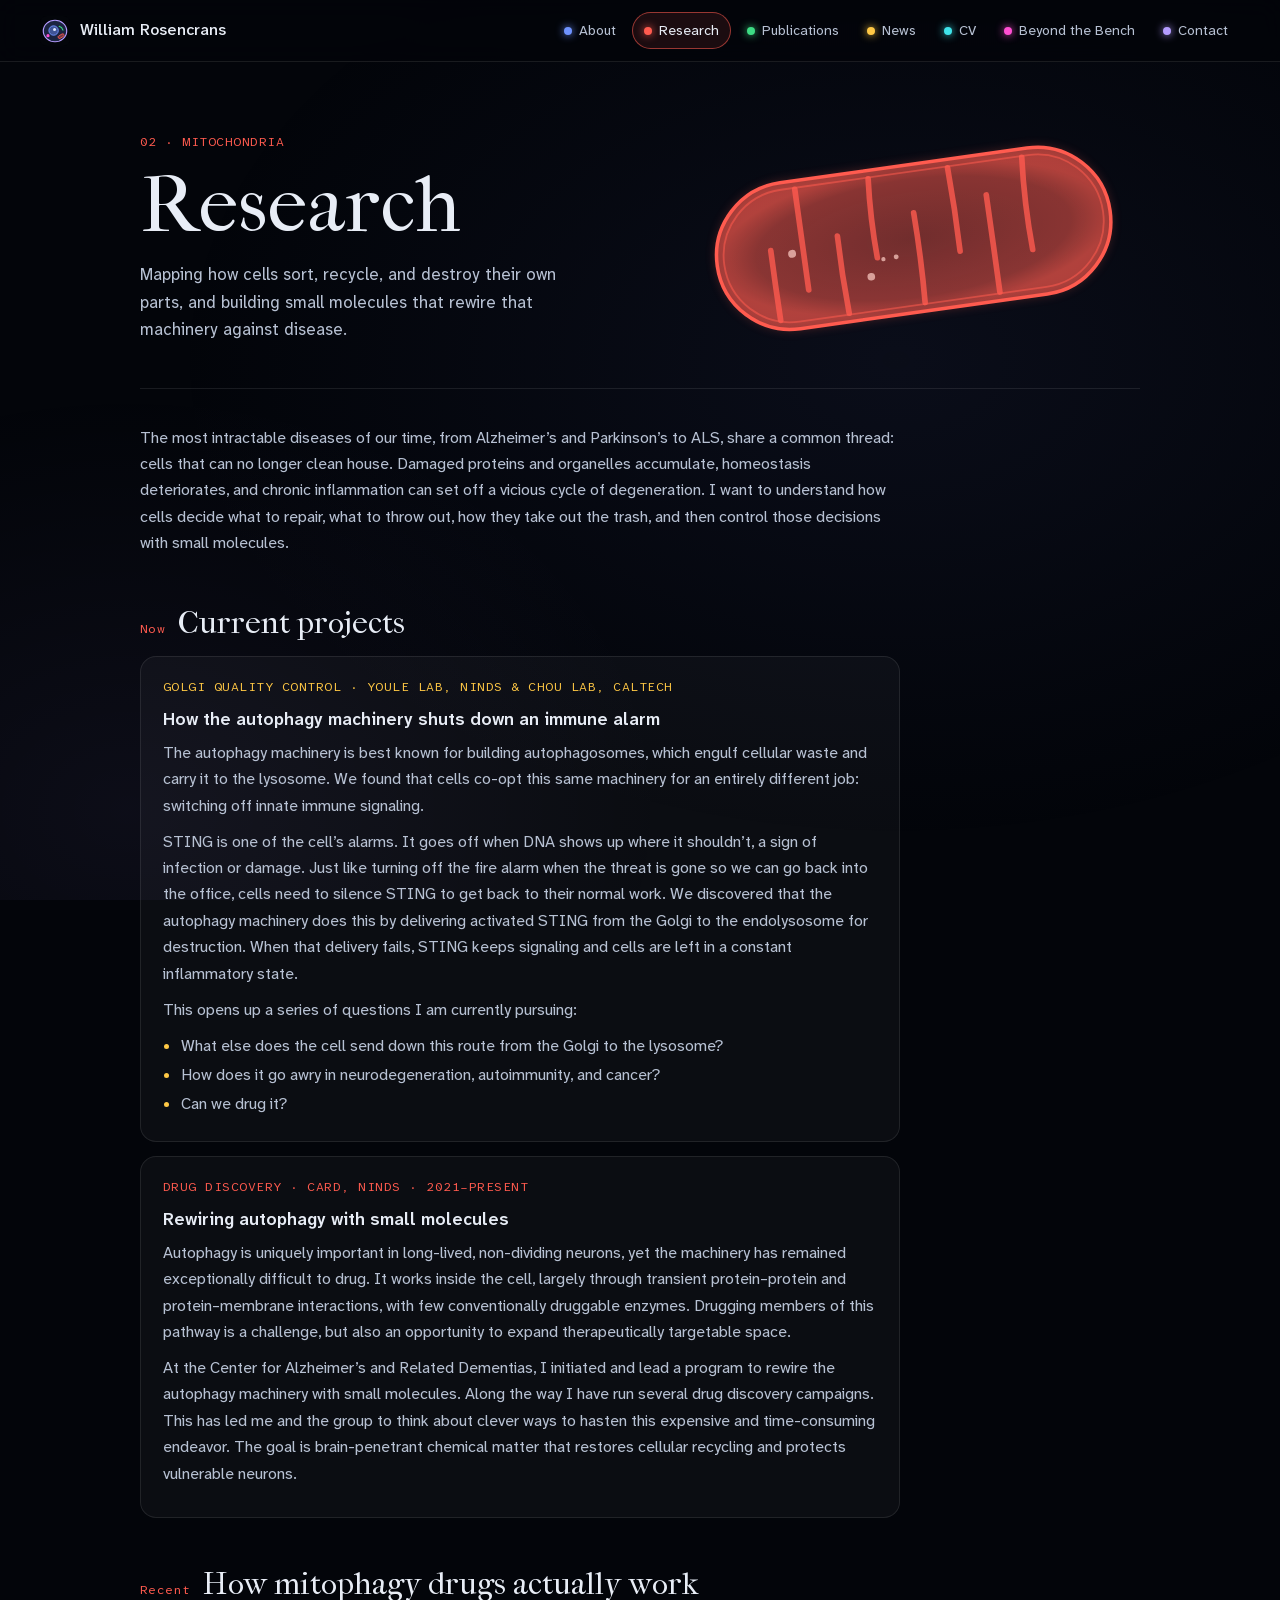
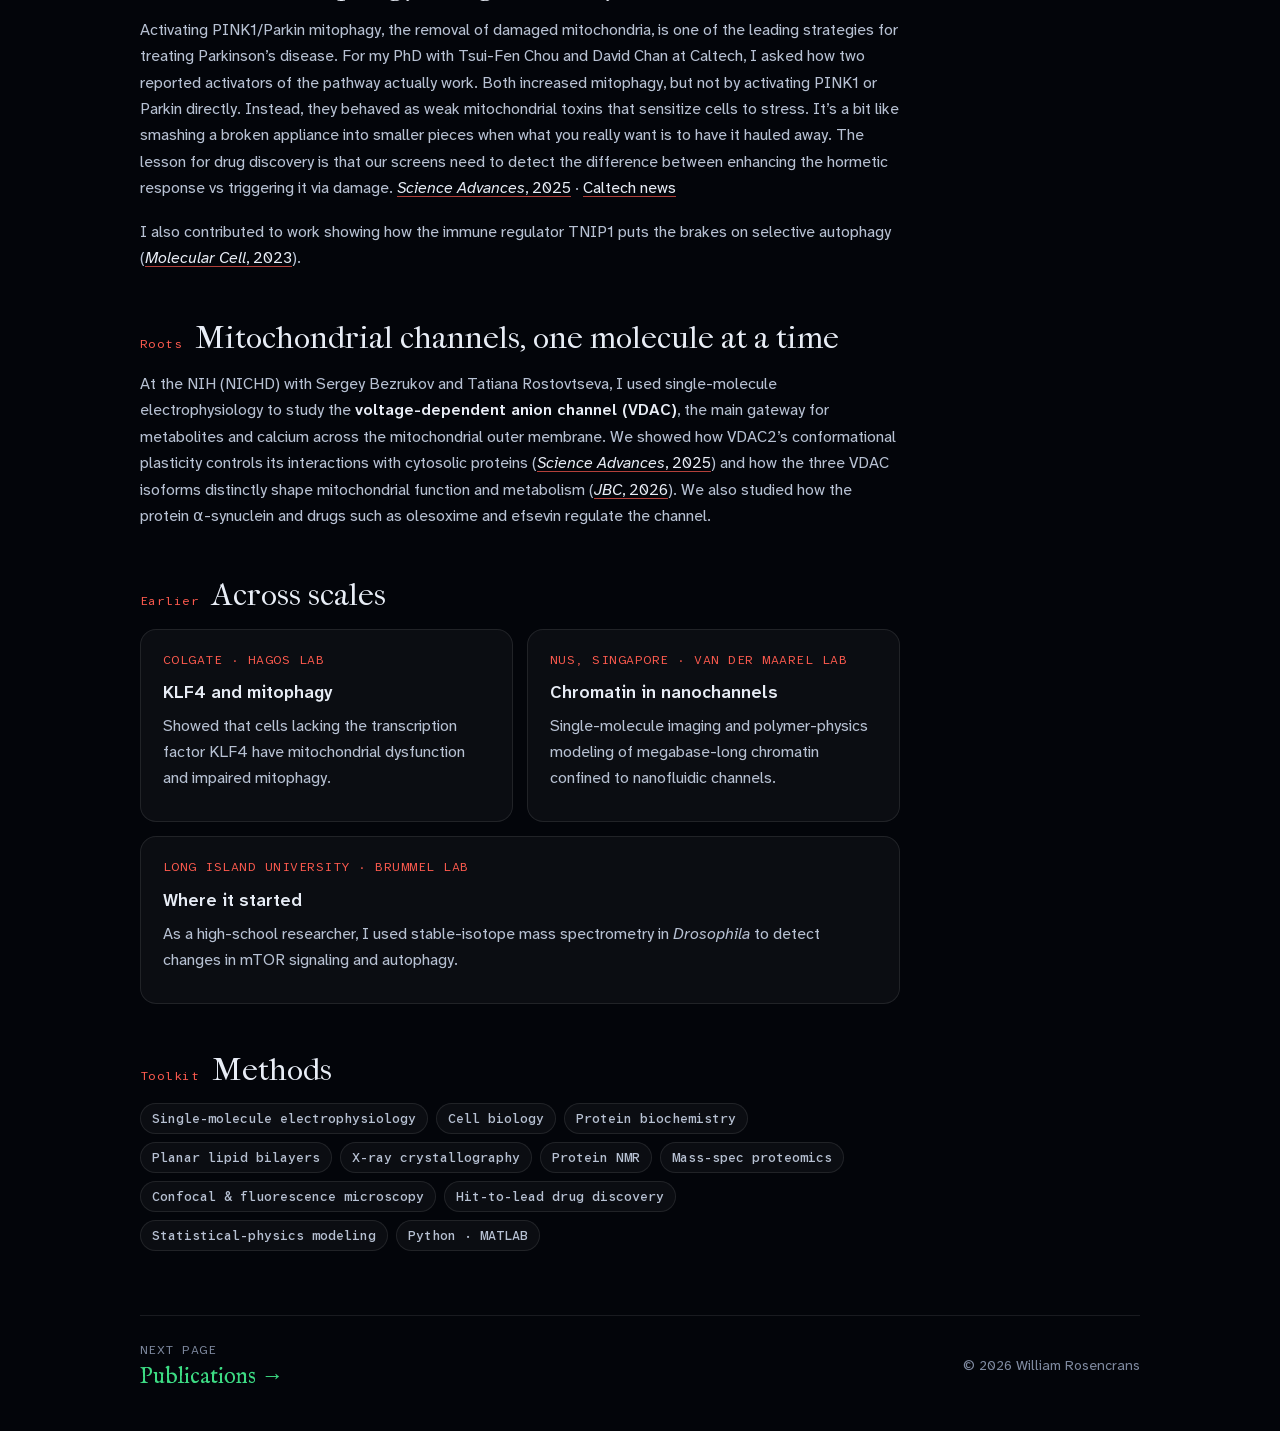
<file: research.html>
<!DOCTYPE html>
<html lang="en">
<head>
  <meta charset="UTF-8">
  <meta name="viewport" content="width=device-width, initial-scale=1, viewport-fit=cover">
  <title>Research · William Rosencrans</title>
  <meta name="description" content="Research by William Rosencrans: Golgi quality control and innate immunity, rewiring autophagy with small molecules, mitophagy pharmacology, and mitochondrial biophysics.">
  <meta name="theme-color" content="#03050a">
  <link rel="icon" href="assets/favicon.svg" type="image/svg+xml">
  <link rel="preload" href="assets/fonts/fell-canon.woff2" as="font" type="font/woff2" crossorigin>
  <link rel="preload" href="assets/fonts/atkinson-next.woff2" as="font" type="font/woff2" crossorigin>
  <link rel="stylesheet" href="assets/style.css?v=20261025">
</head>
<body class="page" data-org="mito" style="--c:var(--mito)">
  <header class="topbar">
    <a class="home-link" href="index.html#cell" aria-label="Back to the cell"><img src="assets/favicon.svg" alt="" width="30" height="30"><span>William Rosencrans</span></a>
    <nav class="onav" data-organelle-nav aria-label="Organelles"><a href="index.html#cell">← Back to the cell</a></nav>
  </header>

  <main class="sheet">
    <section class="hero">
      <div>
        <p class="kicker mono">02 · Mitochondria</p>
        <h1>Research</h1>
        <p class="fn">Mapping how cells sort, recycle, and destroy their own parts, and building small molecules that rewire that machinery against disease.</p>
      </div>
      <svg class="hero-art" data-art="mito" aria-hidden="true"></svg>
    </section>

    <article class="content">
      <p>The most intractable diseases of our time, from Alzheimer’s and Parkinson’s to ALS, share a common thread: cells that can no longer clean house. Damaged proteins and organelles accumulate, homeostasis deteriorates, and chronic inflammation can set off a vicious cycle of degeneration. I want to understand how cells decide what to repair, what to throw out, how they take out the trash, and then control those decisions with small molecules.</p>

      <div class="section-h"><span class="mono">Now</span><h2>Current projects</h2></div>

      <div class="card" style="--c:var(--golgi)">
        <span class="meta mono">Golgi quality control · Youle Lab, NINDS &amp; Chou Lab, Caltech</span>
        <h3>How the autophagy machinery shuts down an immune alarm</h3>
        <p>The autophagy machinery is best known for building autophagosomes, which engulf cellular waste and carry it to the lysosome. We found that cells co-opt this same machinery for an entirely different job: switching off innate immune signaling.</p>
        <p>STING is one of the cell’s alarms. It goes off when DNA shows up where it shouldn’t, a sign of infection or damage. Just like turning off the fire alarm when the threat is gone so we can go back into the office, cells need to silence STING to get back to their normal work. We discovered that the autophagy machinery does this by delivering activated STING from the Golgi to the endolysosome for destruction. When that delivery fails, STING keeps signaling and cells are left in a constant inflammatory state.</p>
        <p>This opens up a series of questions I am currently pursuing:</p>
        <ul>
          <li>What else does the cell send down this route from the Golgi to the lysosome?</li>
          <li>How does it go awry in neurodegeneration, autoimmunity, and cancer?</li>
          <li>Can we drug it?</li>
        </ul>
      </div>

      <div class="card">
        <span class="meta mono">Drug discovery · CARD, NINDS · 2021–present</span>
        <h3>Rewiring autophagy with small molecules</h3>
        <p>Autophagy is uniquely important in long-lived, non-dividing neurons, yet the machinery has remained exceptionally difficult to drug. It works inside the cell, largely through transient protein–protein and protein–membrane interactions, with few conventionally druggable enzymes. Drugging members of this pathway is a challenge, but also an opportunity to expand therapeutically targetable space.</p>
        <p>At the Center for Alzheimer’s and Related Dementias, I initiated and lead a program to rewire the autophagy machinery with small molecules. Along the way I have run several drug discovery campaigns. This has led me and the group to think about clever ways to hasten this expensive and time-consuming endeavor. The goal is brain-penetrant chemical matter that restores cellular recycling and protects vulnerable neurons.</p>
      </div>

      <div class="section-h"><span class="mono">Recent</span><h2>How mitophagy drugs actually work</h2></div>
      <p>Activating PINK1/Parkin mitophagy, the removal of damaged mitochondria, is one of the leading strategies for treating Parkinson’s disease. For my PhD with Tsui-Fen Chou and David Chan at Caltech, I asked how two reported activators of the pathway actually work. Both increased mitophagy, but not by activating PINK1 or Parkin directly. Instead, they behaved as weak mitochondrial toxins that sensitize cells to stress. It’s a bit like smashing a broken appliance into smaller pieces when what you really want is to have it hauled away. The lesson for drug discovery is that our screens need to detect the difference between enhancing the hormetic response vs triggering it via damage. <a href="https://doi.org/10.1126/sciadv.ady0240" target="_blank" rel="noopener"><em>Science Advances</em>, 2025</a> · <a href="https://www.caltech.edu/about/news/parkinsons-disease-drug-candidates-induce-unexpected-damaging-effects" target="_blank" rel="noopener">Caltech news</a></p>
      <p>I also contributed to work showing how the immune regulator TNIP1 puts the brakes on selective autophagy (<a href="https://doi.org/10.1016/j.molcel.2023.02.023" target="_blank" rel="noopener"><em>Molecular Cell</em>, 2023</a>).</p>
      <div class="section-h"><span class="mono">Roots</span><h2>Mitochondrial channels, one molecule at a time</h2></div>
      <p>At the NIH (NICHD) with Sergey Bezrukov and Tatiana Rostovtseva, I used single-molecule electrophysiology to study the <strong>voltage-dependent anion channel (VDAC)</strong>, the main gateway for metabolites and calcium across the mitochondrial outer membrane. We showed how VDAC2’s conformational plasticity controls its interactions with cytosolic proteins (<a href="https://doi.org/10.1126/sciadv.adv4410" target="_blank" rel="noopener"><em>Science Advances</em>, 2025</a>) and how the three VDAC isoforms distinctly shape mitochondrial function and metabolism (<a href="https://doi.org/10.1016/j.jbc.2025.111009" target="_blank" rel="noopener"><em>JBC</em>, 2026</a>). We also studied how the protein α-synuclein and drugs such as olesoxime and efsevin regulate the channel.</p>

      <div class="section-h"><span class="mono">Earlier</span><h2>Across scales</h2></div>
      <div class="grid-2">
        <div class="card"><span class="meta mono">Colgate · Hagos lab</span><h3>KLF4 and mitophagy</h3><p>Showed that cells lacking the transcription factor KLF4 have mitochondrial dysfunction and impaired mitophagy.</p></div>
        <div class="card"><span class="meta mono">NUS, Singapore · van der Maarel lab</span><h3>Chromatin in nanochannels</h3><p>Single-molecule imaging and polymer-physics modeling of megabase-long chromatin confined to nanofluidic channels.</p></div>
        <div class="card" style="grid-column: 1 / -1"><span class="meta mono">Long Island University · Brummel lab</span><h3>Where it started</h3><p>As a high-school researcher, I used stable-isotope mass spectrometry in <em>Drosophila</em> to detect changes in mTOR signaling and autophagy.</p></div>
      </div>

      <div class="section-h"><span class="mono">Toolkit</span><h2>Methods</h2></div>
      <ul class="chips">
        <li>Single-molecule electrophysiology</li><li>Cell biology</li><li>Protein biochemistry</li>
        <li>Planar lipid bilayers</li><li>X-ray crystallography</li><li>Protein NMR</li><li>Mass-spec proteomics</li>
        <li>Confocal &amp; fluorescence microscopy</li><li>Hit-to-lead drug discovery</li><li>Statistical-physics modeling</li><li>Python · MATLAB</li>
      </ul>
    </article>

    <footer class="foot">
      <a data-next href="index.html#cell">← Back to the cell</a>
      <span>© 2026 William Rosencrans</span>
    </footer>
  </main>

  <script src="assets/cell.js?v=20261025"></script>
  <script src="assets/site.js?v=20261025"></script>
</body>
</html>
</file>
<file: assets/style.css>
/* ===== type =====
   IM Fell: revivals of the 17th-century Fell types (Oxford), cut in the same decades
   Robert Hooke named the "cell" in Micrographia (1665). Display + text sizes.
   Atkinson Hyperlegible Next / Mono: Braille Institute's legibility-first family,
   for reading text and the microscope read-outs. All self-hosted, SIL OFL. */
@font-face { font-family: 'Fell Canon'; src: url(fonts/fell-canon.woff2) format('woff2'); font-weight: 400; font-style: normal; font-display: swap; }
@font-face { font-family: 'Fell Canon'; src: url(fonts/fell-canon-italic.woff2) format('woff2'); font-weight: 400; font-style: italic; font-display: swap; }
@font-face { font-family: 'Fell English'; src: url(fonts/fell-english.woff2) format('woff2'); font-weight: 400; font-style: normal; font-display: swap; }
@font-face { font-family: 'Fell English'; src: url(fonts/fell-english-italic.woff2) format('woff2'); font-weight: 400; font-style: italic; font-display: swap; }
@font-face { font-family: 'Atkinson Next'; src: url(fonts/atkinson-next.woff2) format('woff2'); font-weight: 200 800; font-style: normal; font-display: swap; }
@font-face { font-family: 'Atkinson Next'; src: url(fonts/atkinson-next-italic.woff2) format('woff2'); font-weight: 200 800; font-style: italic; font-display: swap; }
@font-face { font-family: 'Atkinson Mono'; src: url(fonts/atkinson-mono.woff2) format('woff2'); font-weight: 200 800; font-style: normal; font-display: swap; }

/* ===== tokens ===== */
:root {
  color-scheme: dark;
  --bg: #03050a;
  --bg-2: #080c16;
  --panel: rgba(255, 255, 255, 0.035);
  --panel-2: rgba(255, 255, 255, 0.06);
  --line: rgba(255, 255, 255, 0.09);
  --ink: #e8edf6;
  --ink-2: #b7c1d3;
  --muted: #7f8aa0;
  --nuc: #6f93ff; --mito: #ff5b4f; --er: #3ddc84; --golgi: #ffc845;
  --lyso: #ff4fd2; --centro: #3fe3ea; --mem: #b49cff;
  --c: var(--mem);
  --veil: var(--bg);
  --display: 'Fell Canon', 'Fell English', Georgia, serif;
  --serif: 'Fell English', Georgia, serif;
  --sans: 'Atkinson Next', system-ui, -apple-system, 'Segoe UI', sans-serif;
  --mono: 'Atkinson Mono', ui-monospace, 'SF Mono', Menlo, monospace;
  --gutter: clamp(16px, 4vw, 40px);
}

*, *::before, *::after { box-sizing: border-box; }
html { -webkit-text-size-adjust: 100%; }
body {
  margin: 0;
  background: var(--bg);
  color: var(--ink);
  font: 400 16px/1.65 var(--sans);
  -webkit-font-smoothing: antialiased;
  overflow-x: hidden;
}
body::before { /* faint camera noise / vignette */
  content: ''; position: fixed; inset: 0; pointer-events: none; z-index: 0;
  background:
    radial-gradient(1200px 800px at 70% 40%, rgba(80, 90, 160, 0.10), transparent 60%),
    radial-gradient(900px 700px at 10% 90%, rgba(180, 156, 255, 0.06), transparent 60%);
}
a { color: inherit; }
img { max-width: 100%; display: block; }
.mono { font-family: var(--mono); font-size: 0.78rem; letter-spacing: 0.04em; }
:focus-visible { outline: 2px solid var(--c); outline-offset: 3px; border-radius: 6px; }
.sr-only { position: absolute; width: 1px; height: 1px; overflow: hidden; clip: rect(0 0 0 0); white-space: nowrap; }

/* ===== home ===== */
.stage {
  position: relative; z-index: 1;
  min-height: 100vh; min-height: 100dvh;
  display: grid;
  grid-template-columns: minmax(280px, 400px) minmax(0, 1fr);
  grid-template-areas: "intro scope" "legend scope";
  grid-template-rows: auto 1fr;
  gap: 8px clamp(24px, 4vw, 64px);
  padding: clamp(24px, 4vh, 48px) var(--gutter);
  max-width: 1440px; margin: 0 auto;
  align-items: center;
}
.intro { grid-area: intro; align-self: end; transition: opacity .3s; }
.kicker { color: var(--muted); text-transform: uppercase; margin: 0 0 18px; }
.kicker em { font-style: italic; text-transform: none; }
.intro h1 {
  font: 400 clamp(2.7rem, 5.2vw, 4.3rem)/0.98 var(--display); margin: 0 0 18px;
}
.role { color: var(--ink); margin: 0 0 14px; font-weight: 500; }
.role span { color: var(--muted); font-weight: 400; font-size: 0.92em; }
.lede { color: var(--ink-2); margin: 0 0 22px; max-width: 34ch; }

.specimen-card {
  border: 1px solid var(--line); background: var(--panel);
  border-radius: 14px; padding: 14px 16px;
  height: 142px; overflow: hidden; /* fixed, so changing text never reflows the page */
}
.sc-head { display: flex; align-items: center; gap: 10px; color: var(--ink); text-transform: uppercase; }
.sc-dot { width: 9px; height: 9px; border-radius: 50%; background: var(--muted); box-shadow: 0 0 10px currentColor; transition: background .2s; }
.specimen-card p { margin: 8px 0 0; color: var(--ink-2); font-size: 0.95rem; }

.scope { grid-area: scope; margin: 0; position: relative; justify-self: center; width: min(100%, 88vh); }
.cell { width: 100%; height: auto; aspect-ratio: 1; display: block; overflow: visible; touch-action: manipulation; }
.hud {
  display: flex; justify-content: space-between; gap: 12px;
  color: var(--muted); text-transform: uppercase; pointer-events: none;
}
.hud-top { margin-bottom: 4px; }
.hud-bottom { margin-top: 4px; align-items: center; }
#hud-coord, .scalebar { text-transform: none; }
.scalebar { display: inline-flex; align-items: center; gap: 8px; }
.scalebar i { display: inline-block; height: 3px; width: 80px; background: var(--ink); border-radius: 2px; }

/* svg interactivity */
.cell .deco, .cell .labels text { pointer-events: none; }
.hit { fill: transparent; stroke: none; }
.hero-art .hit { display: none; }
.cell .hit-stroke { fill: none; stroke: transparent; stroke-width: 34; pointer-events: stroke; }
.cell .org, .cell .lab { cursor: pointer; transition: opacity .35s ease, filter .35s ease; outline: none; }
.cell.has-active .org:not(.is-active),
.cell.has-active .lab:not(.is-active) { opacity: 0.22; }
.cell .org.is-active { filter: drop-shadow(0 0 10px currentColor) brightness(1.15); }
.lab-pill { fill: rgba(3, 5, 10, 0.72); stroke: currentColor; stroke-opacity: .55; stroke-width: 1.5; }
.lab.is-active .lab-pill { fill: rgba(3, 5, 10, 0.9); stroke-opacity: 1; }
.lab-org { font: 500 15px var(--mono); letter-spacing: .08em; fill: currentColor; }
.lab-page { font: 400 28px var(--serif); fill: #fff; }
.drift { animation: drift 9s ease-in-out infinite alternate; }
.drift.d1 { animation-duration: 11s; animation-delay: -3s; }
.drift.d2 { animation-duration: 8s; animation-delay: -5s; }
.drift.d3 { animation-duration: 12s; animation-delay: -1s; }
.drift.d4 { animation-duration: 10s; animation-delay: -7s; }
@keyframes drift { from { transform: translate(-4px, 3px); } to { transform: translate(5px, -4px); } }

.legend { grid-area: legend; align-self: start; }
.legend ol { list-style: none; margin: 0; padding: 0; display: grid; gap: 2px; }
.legend a {
  --c: var(--mem);
  display: grid; grid-template-columns: 26px 1fr auto; align-items: baseline; gap: 10px;
  padding: 9px 10px; border-radius: 10px; text-decoration: none;
  border: 1px solid transparent; transition: background .2s, border-color .2s, opacity .2s;
}
.legend .n { color: var(--c); }
.legend .on { color: var(--muted); text-transform: uppercase; font-size: .7rem; }
.legend .pg { font: 400 1.35rem/1.1 var(--serif); }
.legend a:hover, .legend a.is-active { background: var(--panel); border-color: color-mix(in srgb, var(--c) 40%, transparent); }
body.has-active .legend a:not(.is-active) { opacity: .45; }

.zoom-veil {
  position: fixed; inset: 0; z-index: 10; pointer-events: none; opacity: 0;
  background: radial-gradient(circle at 50% 50%, color-mix(in srgb, var(--veil) 22%, var(--bg)) 0%, var(--bg) 70%);
  transition: opacity .35s ease .5s;
}
body.zooming .zoom-veil { opacity: 1; }
body.zooming .intro, body.zooming .legend, body.zooming .hud { opacity: 0; transition: opacity .3s; }
.cell.zooming .labels { opacity: 0; transition: opacity .2s; }

@media (max-width: 860px) {
  .stage {
    grid-template-columns: minmax(0, 1fr);
    grid-template-areas: "intro" "scope" "legend";
    grid-template-rows: auto;
    align-items: start; gap: 20px; padding-top: 28px;
  }
  .intro { align-self: start; }
  .intro h1 br { display: none; }
  .scope { width: 100%; max-width: 620px; }
  .legend ol { grid-template-columns: 1fr 1fr; gap: 6px; }
  .legend a { grid-template-columns: 22px 1fr; border-color: var(--line); background: var(--panel); }
  .legend .on { grid-column: 2; order: 3; }
  .legend .pg { grid-column: 2; font-size: 1.2rem; }
  .specimen-card { display: none; }
}
@media (max-width: 720px) {
  .lab-org { display: none; }
  .lab-page { font-size: 42px; }
}
@media (max-width: 340px) {
  .legend ol { grid-template-columns: 1fr; }
}

/* ===== inner pages ===== */
.topbar {
  position: sticky; top: 0; z-index: 5;
  display: flex; align-items: center; gap: 18px;
  padding: 12px var(--gutter);
  background: rgba(3, 5, 10, 0.78);
  -webkit-backdrop-filter: blur(12px); backdrop-filter: blur(12px);
  border-bottom: 1px solid var(--line);
}
.home-link { display: inline-flex; align-items: center; gap: 10px; text-decoration: none; flex: none; font-weight: 500; }
.home-link svg { width: 30px; height: 30px; }
.home-link span { white-space: nowrap; }
.onav { display: flex; gap: 4px; overflow-x: auto; scrollbar-width: none; margin-left: auto; min-width: 0; }
.onav::-webkit-scrollbar { display: none; }
.onav a {
  display: inline-flex; align-items: center; gap: 7px; white-space: nowrap;
  padding: 6px 11px; border-radius: 999px; text-decoration: none; font-size: .88rem; color: var(--ink-2);
  border: 1px solid transparent; transition: background .2s, color .2s;
}
.onav .dot { width: 8px; height: 8px; border-radius: 50%; background: var(--c); box-shadow: 0 0 8px var(--c); flex: none; }
.onav a:hover { background: var(--panel-2); color: var(--ink); }
.onav a.current { color: var(--ink); border-color: color-mix(in srgb, var(--c) 55%, transparent); background: color-mix(in srgb, var(--c) 10%, transparent); }

.sheet { position: relative; z-index: 1; max-width: 1080px; margin: 0 auto; padding: 0 var(--gutter) 40px; animation: focus-in .7s ease-out both; }
@keyframes focus-in { from { opacity: 0; filter: blur(10px); transform: scale(1.03); } to { opacity: 1; filter: none; transform: none; } }

.hero {
  display: grid; grid-template-columns: minmax(0, 1.1fr) minmax(0, 1fr); align-items: center;
  gap: clamp(16px, 4vw, 48px); padding: clamp(32px, 7vh, 72px) 0 clamp(24px, 4vh, 40px);
  border-bottom: 1px solid var(--line);
}
.hero .kicker { color: var(--c); margin-bottom: 12px; }
.hero h1 { font: 400 clamp(2.8rem, 7vw, 5rem)/1 var(--display); margin: 0 0 16px; }
.hero .fn { color: var(--ink-2); margin: 0; max-width: 42ch; font-size: 1.05rem; }
.hero-art { width: 100%; max-height: 320px; overflow: visible; animation: float 10s ease-in-out infinite alternate; }
@keyframes float { from { transform: translateY(-4px) rotate(-0.6deg); } to { transform: translateY(5px) rotate(0.6deg); } }

.content { max-width: 760px; padding-top: 36px; }
.content > p, .content li { color: var(--ink-2); }
.content p { margin: 0 0 1.1em; }
.content strong { color: var(--ink); font-weight: 600; }
.content a { color: var(--ink); text-decoration-color: color-mix(in srgb, var(--c) 70%, transparent); text-underline-offset: 3px; }
.content a:hover { color: var(--c); }
.section-h { display: flex; align-items: baseline; gap: 12px; margin: 48px 0 16px; }
.section-h h2 { font: 400 2rem/1.1 var(--display); margin: 0; }
.section-h .mono { color: var(--c); }
.content > .section-h:first-child { margin-top: 8px; }

.pull {
  margin: 28px 0; padding: 4px 0 4px 22px; border-left: 2px solid var(--c);
  font: italic 400 clamp(1.3rem, 2.6vw, 1.6rem)/1.35 var(--serif); color: var(--ink);
}
.card {
  border: 1px solid var(--line); background: var(--panel); border-radius: 16px;
  padding: 20px 22px; margin: 0 0 14px;
}
.card h3 { margin: 0 0 6px; font-size: 1.08rem; font-weight: 600; color: var(--ink); }
.card .meta { color: var(--c); text-transform: uppercase; display: block; margin-bottom: 8px; }
.card p { margin: 0 0 .6em; color: var(--ink-2); }
.card ul { margin: 6px 0 0; padding-left: 1.1em; color: var(--ink-2); }
.card li { margin: 3px 0; }
.card li::marker { color: var(--c); }
.grid-2 { display: grid; grid-template-columns: repeat(2, minmax(0, 1fr)); gap: 14px; }
.grid-2 .card { margin: 0; }

.chips { display: flex; flex-wrap: wrap; gap: 8px; margin: 0; padding: 0; list-style: none; }
.chips li, .chip {
  font: 500 .8rem var(--mono); color: var(--ink-2); padding: 6px 11px; border-radius: 999px;
  border: 1px solid var(--line); background: var(--panel);
}
button.chip { cursor: pointer; }
button.chip[aria-pressed="true"] { color: var(--bg); background: var(--c); border-color: var(--c); }

/* about */
.about-grid { display: grid; grid-template-columns: 220px minmax(0, 1fr); gap: 36px; align-items: start; }
.portrait { position: relative; margin: 0; }
.portrait img { width: 100%; height: auto; aspect-ratio: 1; object-fit: cover; object-position: 50% 28%; border-radius: 50%; border: 3px solid var(--nuc); box-shadow: 0 0 0 8px rgba(111, 147, 255, 0.12), 0 0 40px rgba(111, 147, 255, 0.35); }
.facts { list-style: none; padding: 0; margin: 22px 0 0; display: grid; gap: 10px; font-size: .92rem; }
.facts li { display: grid; gap: 2px; color: var(--ink); }
.facts .mono { color: var(--muted); text-transform: uppercase; font-size: .7rem; }

/* timeline (news + cv) */
.timeline { list-style: none; margin: 0; padding: 0 0 0 28px; position: relative; }
.timeline::before { content: ''; position: absolute; left: 7px; top: 8px; bottom: 8px; width: 2px; background: linear-gradient(var(--c), color-mix(in srgb, var(--c) 10%, transparent)); border-radius: 2px; }
.timeline > li { position: relative; margin: 0 0 22px; }
.timeline > li::before {
  content: ''; position: absolute; left: -27px; top: 6px; width: 14px; height: 14px; border-radius: 50%;
  background: color-mix(in srgb, var(--c) 30%, var(--bg)); border: 2px solid var(--c); box-shadow: 0 0 12px var(--c);
}
.timeline .when { color: var(--c); text-transform: uppercase; display: block; }
.timeline h3 { margin: 2px 0 4px; font-size: 1.05rem; font-weight: 600; color: var(--ink); }
.timeline p { margin: 0; color: var(--ink-2); }

/* publications */
.pubs { list-style: none; margin: 0; padding: 0; counter-reset: pub; }
.pub { padding: 18px 0; border-top: 1px solid var(--line); display: grid; grid-template-columns: 54px minmax(0, 1fr); gap: 4px 12px; }
.pub::before { counter-increment: pub; content: counter(pub, decimal-leading-zero); font: 500 .8rem var(--mono); color: var(--c); padding-top: 4px; }
.pub[hidden] { display: none; }
.pub .t { font-weight: 600; color: var(--ink); text-decoration: none; line-height: 1.4; }
.pub a.t:hover { color: var(--c); }
.pub .au { color: var(--muted); font-size: .9rem; margin: 4px 0 2px; }
.pub .au b { color: var(--ink); font-weight: 600; }
.pub .j { color: var(--ink-2); font-size: .92rem; }
.pub .j em { color: var(--ink); }
.badge { display: inline-block; font: 500 .68rem var(--mono); text-transform: uppercase; letter-spacing: .06em; padding: 2px 8px; border-radius: 999px; border: 1px solid color-mix(in srgb, var(--c) 50%, transparent); color: var(--c); margin-left: 6px; vertical-align: 2px; }
.pub > div { grid-column: 2; }

.btn {
  display: inline-flex; align-items: center; gap: 10px; text-decoration: none;
  padding: 12px 18px; border-radius: 12px; font-weight: 600;
  background: var(--c); color: var(--bg) !important;
}
.btn:hover { filter: brightness(1.1); }
.btn.ghost { background: transparent; color: var(--ink) !important; border: 1px solid var(--line); }

.contact-list { list-style: none; padding: 0; margin: 0; display: grid; gap: 12px; }
.contact-list a.card { display: grid; grid-template-columns: 1fr auto; align-items: center; text-decoration: none; margin: 0; transition: border-color .2s, background .2s; }
.contact-list a.card:hover { border-color: color-mix(in srgb, var(--c) 55%, transparent); background: var(--panel-2); color: var(--ink); }
.contact-list .arrow { color: var(--c); font-size: 1.3rem; }

.foot {
  display: flex; flex-wrap: wrap; justify-content: space-between; align-items: center; gap: 16px;
  margin-top: 64px; padding-top: 24px; border-top: 1px solid var(--line); color: var(--muted); font-size: .88rem;
}
.foot a[data-next] { display: grid; gap: 2px; text-decoration: none; }
.foot a[data-next] .mono { color: var(--muted); text-transform: uppercase; }
.foot a[data-next] strong { font: 400 1.4rem var(--serif); }

@media (max-width: 760px) {
  .topbar { flex-wrap: wrap; gap: 8px; padding-bottom: 8px; }
  .home-link span { font-size: .95rem; }
  .onav { order: 3; width: 100%; margin: 0 calc(var(--gutter) * -1); padding: 0 var(--gutter); flex: 1 0 100%; }
  .hero { grid-template-columns: minmax(0, 1fr); padding-top: 28px; }
  .hero-art { order: -1; max-height: 190px; }
  .about-grid { grid-template-columns: minmax(0, 1fr); gap: 24px; }
  .portrait { max-width: 180px; }
  .grid-2 { grid-template-columns: minmax(0, 1fr); }
  .pub { grid-template-columns: 36px minmax(0, 1fr); }
}

/* ===== microscope intro (home) ===== */
.intro-screen { display: none; }
html.intro body { overflow: hidden; }
html.intro .intro-screen {
  position: fixed; inset: 0; z-index: 40;
  display: flex; flex-direction: column; align-items: center; justify-content: center;
  gap: clamp(8px, 2vh, 20px); padding: 24px 16px; text-align: center;
  background: radial-gradient(900px 640px at 50% 38%, #0d1426 0%, var(--bg) 70%);
  transition: background .6s ease;
}
.scope-art {
  height: min(56vh, 500px); width: auto; max-width: 94vw; overflow: visible; cursor: pointer;
  transition: opacity .35s ease .6s;
  shape-rendering: geometricPrecision;
}
.scope-lens { transition: filter .25s ease; }
.scope-art:hover .scope-lens, .scope-enter:hover ~ * .scope-lens { filter: drop-shadow(0 0 6px #3fe3ea) brightness(1.4); }
.scope-halo, .scope-beam { animation: lamp 3.2s ease-in-out infinite alternate; }
.scope-led { animation: led 2.4s ease-in-out infinite; }
.scope-lasers { animation: lasers 2.6s ease-in-out infinite alternate; }
@keyframes lasers { from { opacity: .7; } to { opacity: 1; } }
.scope-led.l2 { animation-delay: -.6s; } .scope-led.l3 { animation-delay: -1.2s; } .scope-led.l4 { animation-delay: -1.8s; }
@keyframes led { 0%, 100% { opacity: .35; } 50% { opacity: 1; } }
.scope-specimen { animation: specimen 4s ease-in-out infinite alternate; }
@keyframes lamp { from { opacity: .75; } to { opacity: 1; } }
@keyframes specimen { from { opacity: .7; } to { opacity: 1; } }
.intro-copy { transition: opacity .3s ease; }
.intro-copy .kicker { margin: 0 0 6px; }
.intro-name { font: 400 clamp(2rem, 5vw, 3.2rem)/1 var(--display); margin: 0 0 18px; color: var(--ink); }
.scope-enter {
  font: 400 1.25rem/1 var(--serif); color: var(--ink); cursor: pointer;
  padding: 13px 26px; border-radius: 999px; border: 1px solid rgba(63, 227, 234, .45);
  background: rgba(63, 227, 234, .06); transition: background .2s, box-shadow .2s, border-color .2s;
}
.scope-enter:hover, .scope-enter:focus-visible { background: rgba(63, 227, 234, .14); border-color: #3fe3ea; box-shadow: 0 0 24px rgba(63, 227, 234, .35); outline: none; }
.intro-hint { color: var(--muted); margin: 10px 0 0; }
@media (hover: none) { .intro-hint { display: none; } }

.intro-screen.entering { background: var(--bg); }
.intro-screen.entering .intro-copy { opacity: 0; }
.intro-screen.entering .scope-art { opacity: 0; }
.stage.revealing {
  z-index: 50; background: var(--bg);
  clip-path: circle(0 at var(--rx) var(--ry));
  filter: blur(14px); transform: scale(1.18); transform-origin: var(--rx) var(--ry);
}
.stage.revealing.open {
  clip-path: circle(var(--rr) at var(--rx) var(--ry)); filter: blur(0); transform: none;
  transition: clip-path .95s cubic-bezier(.3, 0, .2, 1), filter 1.1s ease-out .1s, transform 1.15s cubic-bezier(.2, .7, .2, 1);
}

/* poetry */
.poem-index ol { list-style: none; margin: 0 0 8px; padding: 0; display: flex; flex-wrap: wrap; gap: 8px; }
.poem-index a { display: inline-block; padding: 6px 12px; border-radius: 999px; border: 1px solid var(--line); background: var(--panel); text-decoration: none; font-size: .92rem; }
.poem-index a:hover { border-color: color-mix(in srgb, var(--c) 55%, transparent); color: var(--ink); }
.poem { margin: 56px 0 0; scroll-margin-top: 90px; }
.poem h2 { font: 400 2.1rem/1.15 var(--display); margin: 0 0 22px; color: var(--ink); }
.stanza { margin: 0 0 1.35em; font: 400 1.18rem/1.6 var(--serif); color: var(--ink); }
.stanza.gap-2 { margin-top: 2.4em; }
.stanza .ln { display: block; padding-left: 1.4em; text-indent: -1.4em; }   /* long lines wrap with a hanging indent */
.stanza em { font-style: italic; }

@media (prefers-reduced-motion: reduce) {
  *, *::before, *::after { animation: none !important; transition: none !important; }
}
</file>
